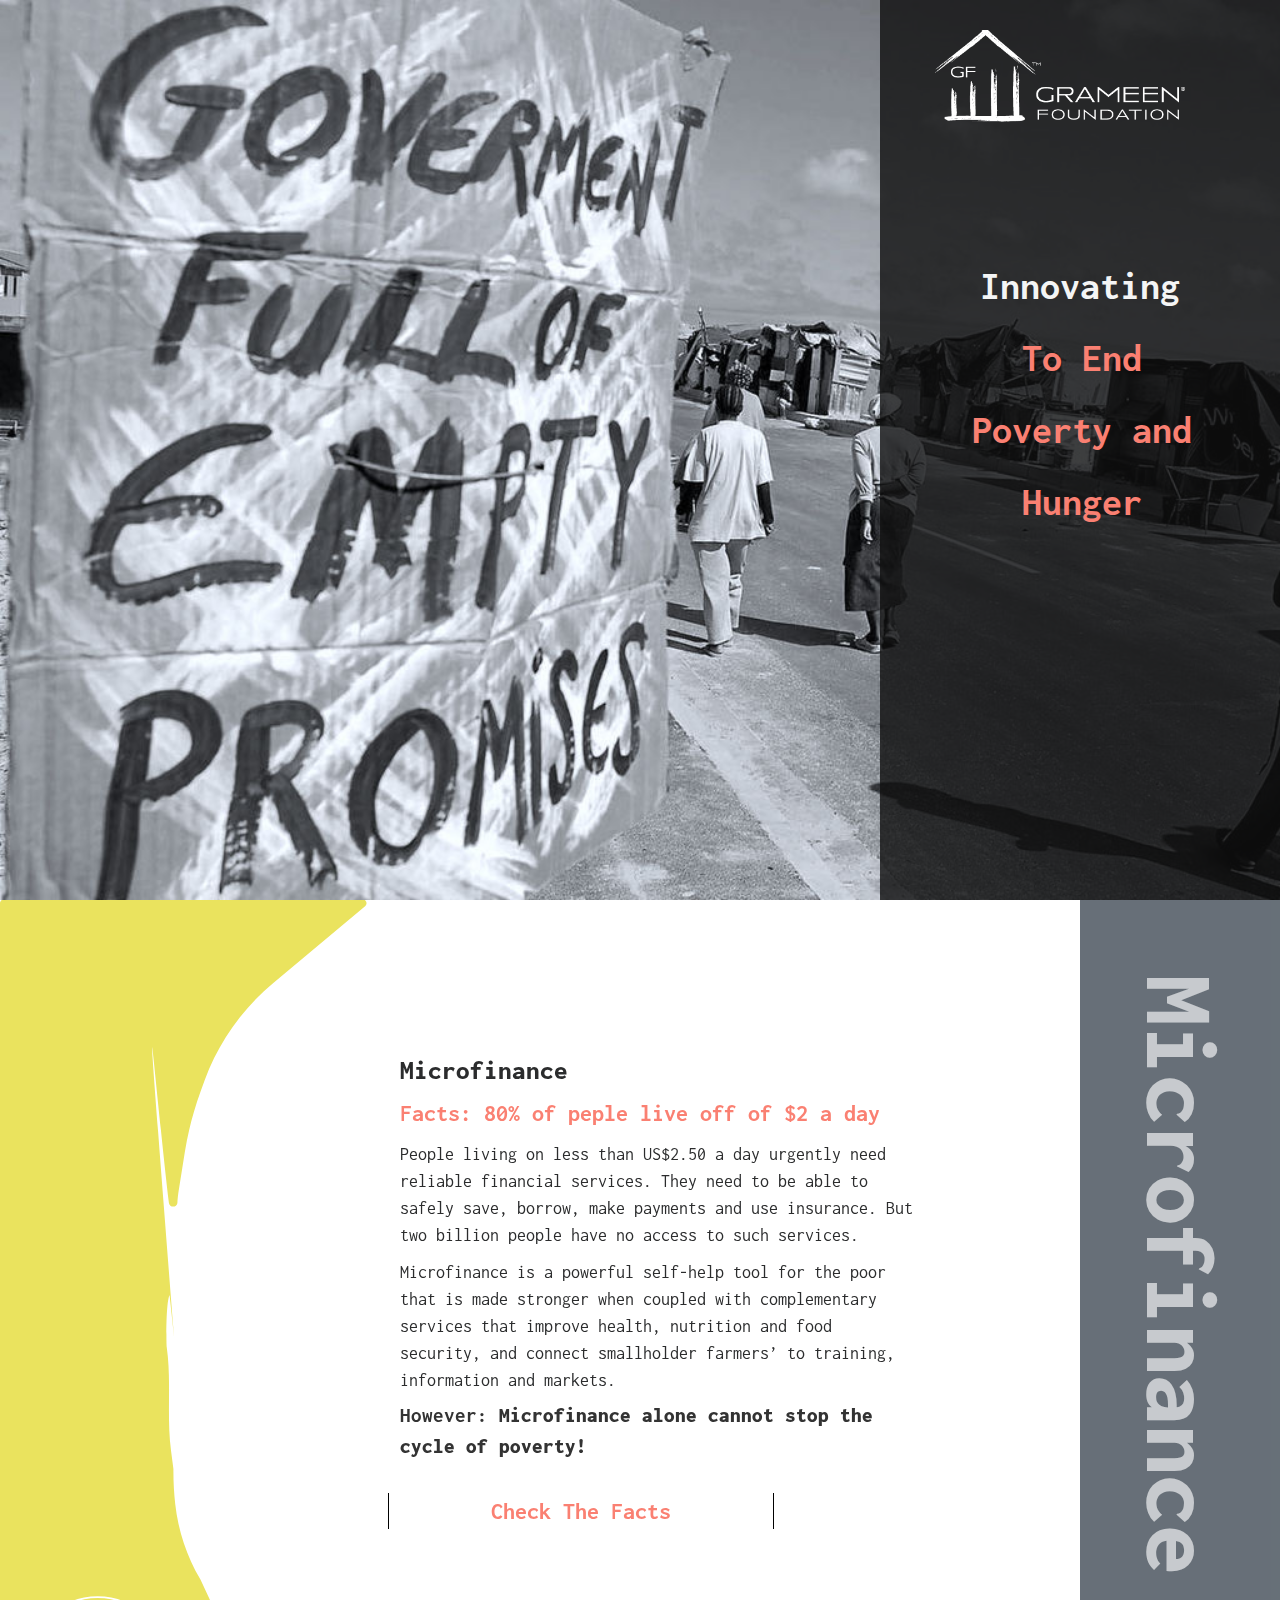
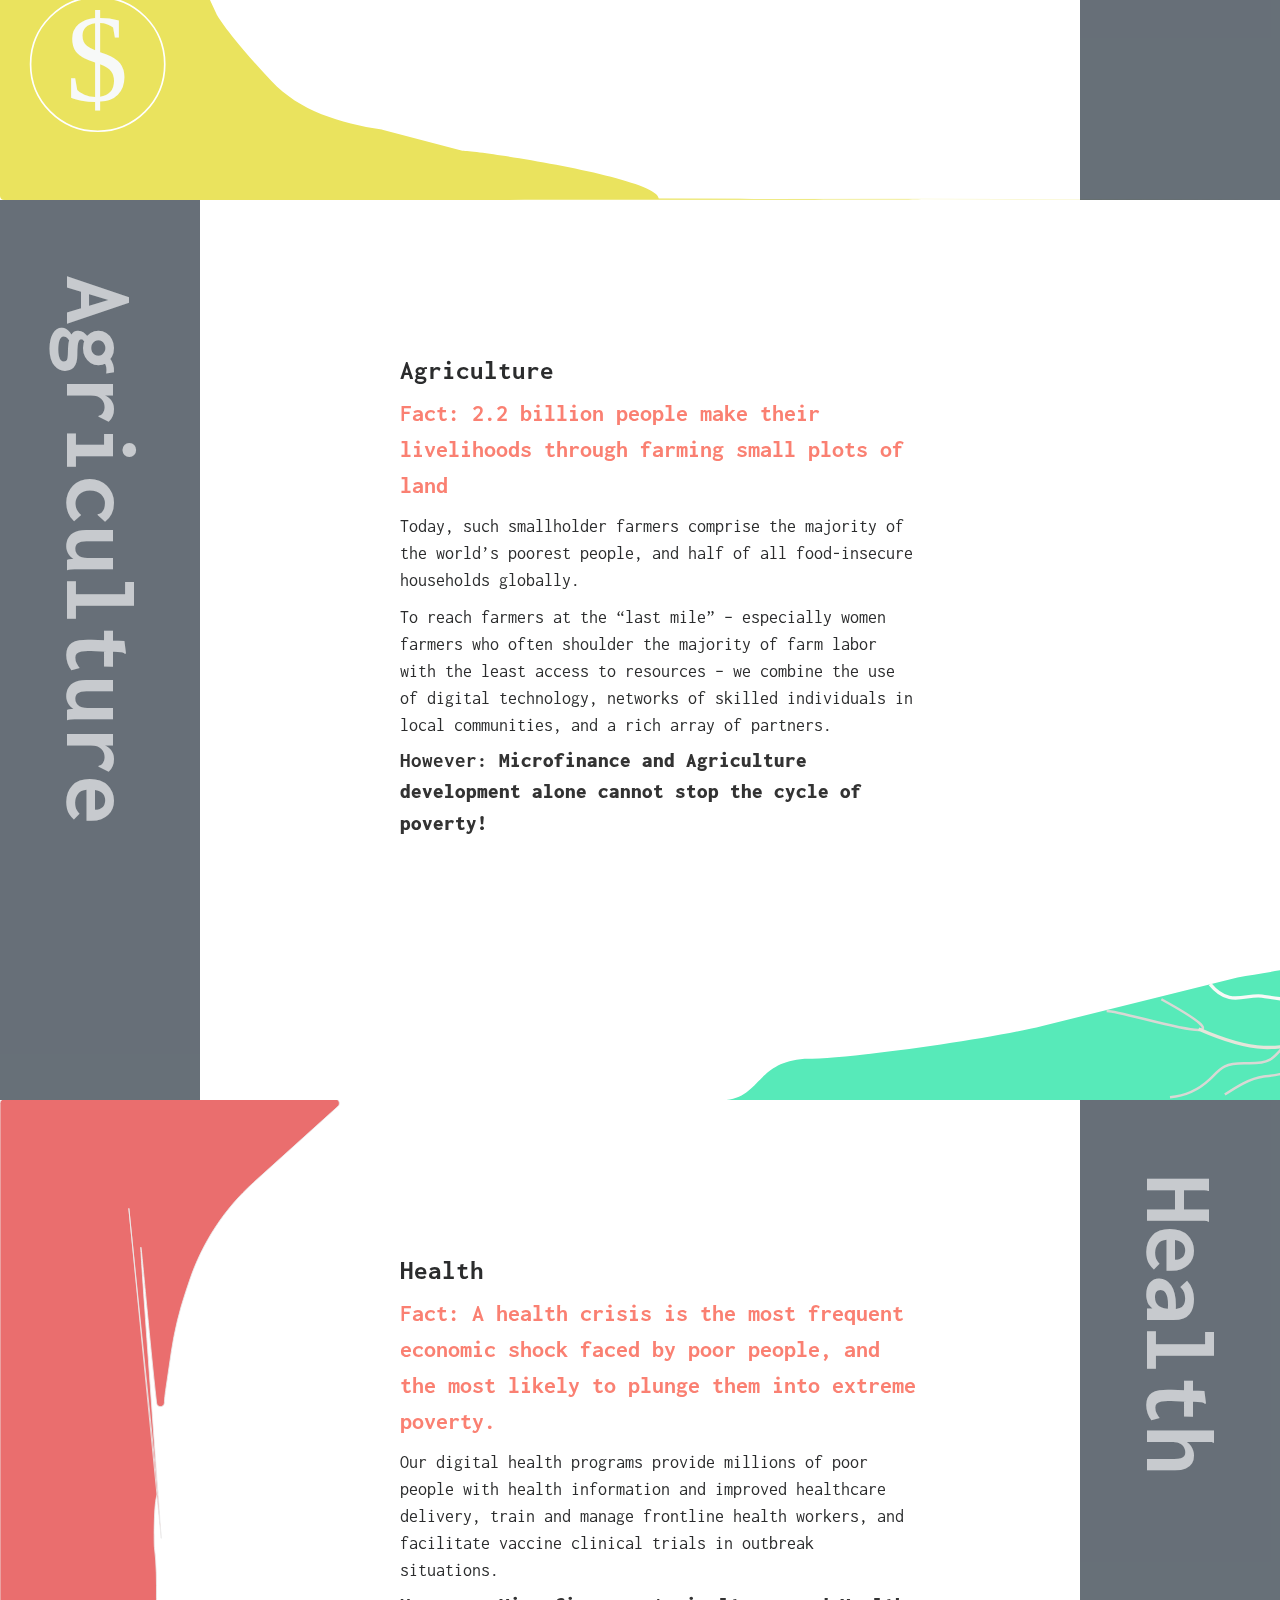
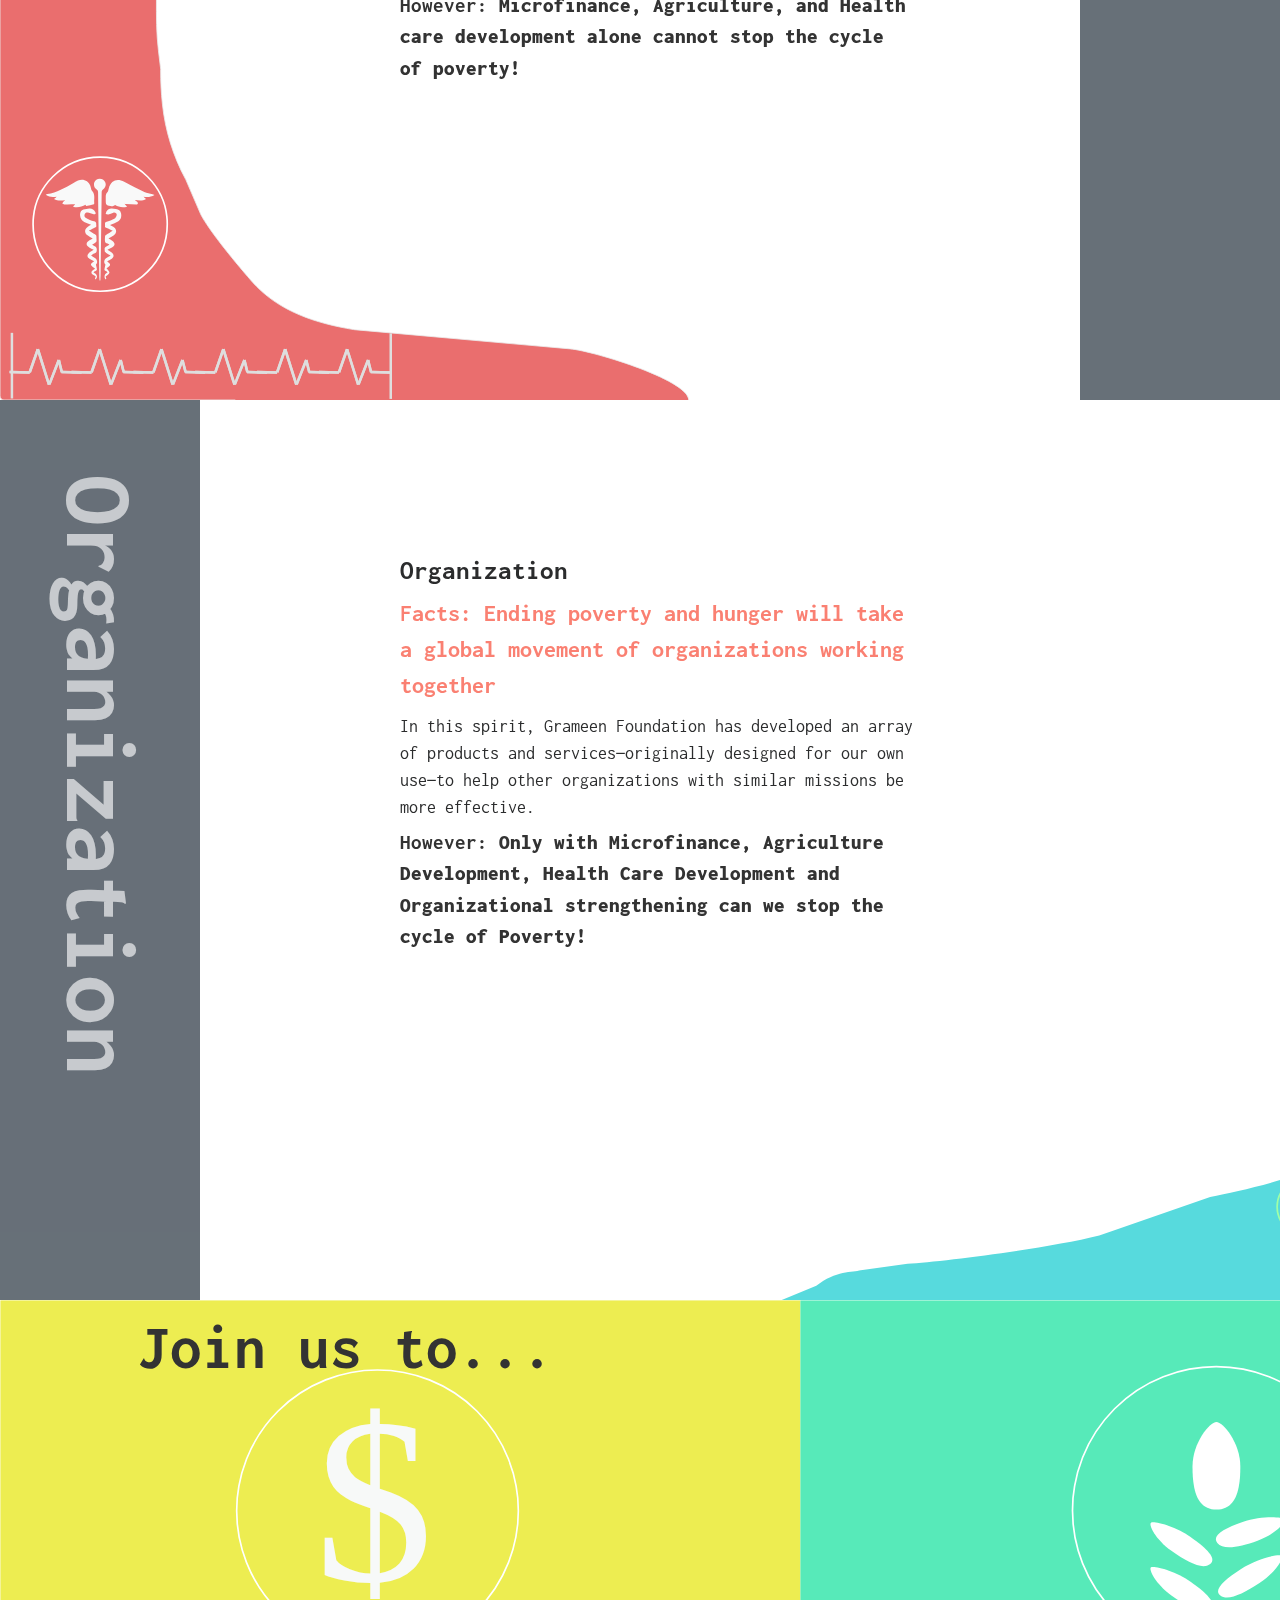
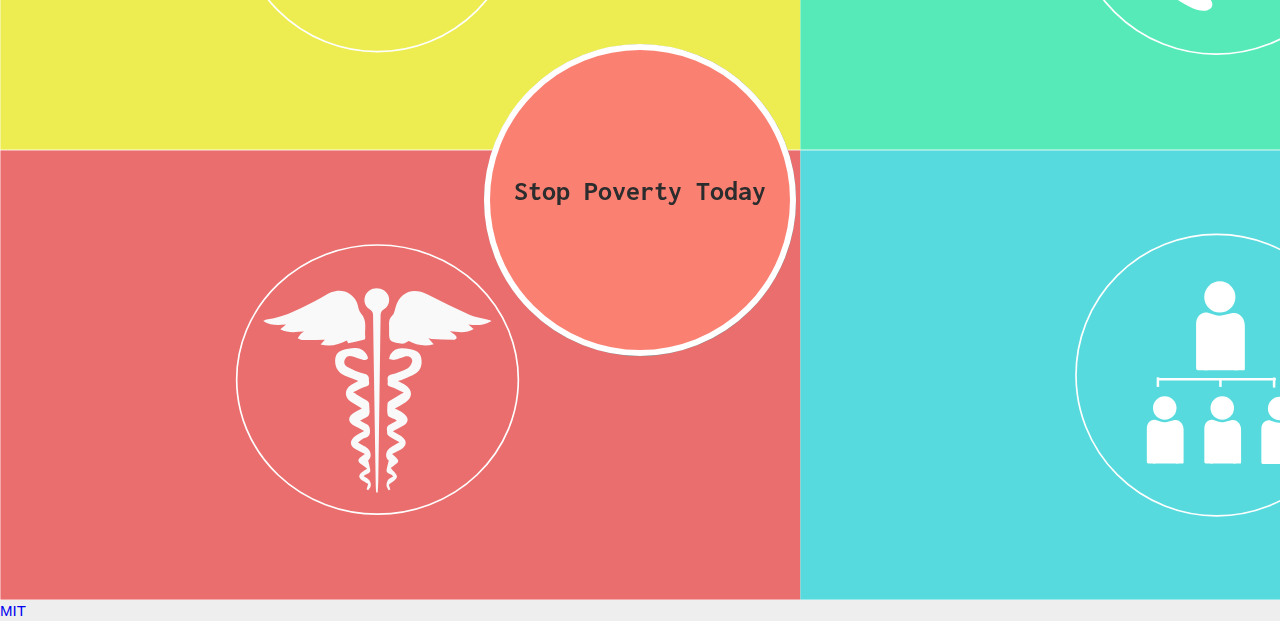
<file: index.html>
<!DOCTYPE html>
<html lang="en">

<head>
  <meta charset="utf-8">
  <title>Grameen Foundation</title>
  <meta name="robots" content="noindex, nofollow">
  <meta name="viewport" content="width=device-width, initial-scale=1">
  <link rel="stylesheet" href="css/styles.css">
  <link href="https://fonts.googleapis.com/css?family=Inconsolata|Oswald" rel="stylesheet">
</head>

<body>
  <div class="circle">
  </div>
  <div class="second-circle">
  </div>
  <header>
  </header>
  <div class="wrapper">
    <div class="container">
      <div class="opening">
          <div class="box">
            <img class="logo" src="images/gf_logo_white.png" alt="grameen logo">

            <h2>Innovating</h2>
              <h3>To End</h3>
            <h3>Poverty and Hunger</h3>
            
          </div>



      </div>
      <div class="money">
        <div class="description-box">
          <h2>Microfinance</h2>
          <p class="facts">Facts: 80% of peple live off of $2 a day</p>
          <p>People living on less than US$2.50 a day urgently
            need reliable financial services.
            They need to be able to safely save,
            borrow, make payments and use insurance.
            But two billion people have no access to such
            services.</p>

            <p>Microfinance is a powerful self-help tool for the poor
             that is made stronger when coupled with complementary services that improve
             health, nutrition and food security,
              and connect smallholder farmers’ to training, information and markets.</p>
          <h3>However: <strong>
         Microfinance alone cannot stop the cycle of poverty!</strong></h3>
         <a href="money-map.html"><h3 class="facts checks">Check The Facts</h3></a>
        </div>
        <div class="side">
      <h2>Microfinance</h2>


</div>


      </div>
      <!-- .money -->
      <div class="agriculture">
 <div class="description-box2">


        <h2>Agriculture</h2>
        <p class="facts">Fact: 2.2 billion people make their livelihoods through farming small plots of land</p>
        <p>Today, such smallholder farmers comprise the majority of the world’s poorest people, and half of all food-insecure households globally. </p>

          <p>To reach farmers at the “last mile” – especially women farmers who often shoulder the majority of farm labor with the least access to resources – we combine the use of digital technology, networks of skilled individuals in local communities, and a rich array of partners. </p>
          <h3>However: <strong>
         Microfinance and Agriculture development alone cannot stop the cycle of poverty!</strong></h3>
 </div>
 <div class="ag-svg">
   <div class="side2">

     <!-- <a href="money-map.html"><h3>Check the Facts</h3></a> -->
     <h2>Agriculture</h2>
   </div>

 </div>


      </div>
      <!-- .agriculture -->

      <div class="health">
        <div class="description-box3">


               <h2>Health</h2>
               <p class="facts">Fact: A health crisis is the most frequent economic shock faced by poor people, and the most likely to plunge them into extreme poverty.</p>
               <p> Our digital health programs provide millions of poor people with health information and improved healthcare delivery, train and manage frontline health workers, and facilitate vaccine clinical trials in outbreak situations.</p>
                <h3>However: <strong>
               Microfinance, Agriculture, and Health care development alone cannot stop the cycle of poverty!</strong></h3>
        </div>
        <div class="ag-svg">
          <div class="side3">

            <!-- <a href="money-map.html"><h3>Check the Facts</h3></a> -->
            <h2>Health</h2>
          </div>

        </div>



      </div>
      <!-- health -->
      <div class="organization">
        <div class="description-box4">


               <h2>Organization</h2>
               <p class="facts">Facts: Ending poverty and hunger will take a global movement of organizations working together</p>
               <p> In this spirit, Grameen Foundation has developed an array of products and services—originally designed for our own use—to help other organizations with similar missions be more effective.</p>


              <h3>However: <strong>
             Only with Microfinance, Agriculture Development, Health Care Development and Organizational strengthening can we stop the cycle of Poverty!</strong></h3>
        </div>
        <div class="ag-svg">
          <div class="side4">

            <!-- <a href="money-map.html"><h3>Check the Facts</h3></a> -->
            <h2>Organization</h2>
          </div>

        </div>


      </div>
      <!-- .organization -->

      <div class="call">


        <div class="action">
<h3>  Join us to... </h3>
<a href="#">
          <h2>Stop Poverty Today</h2>
</a>
        </div>
      </div>
        <!-- .call -->

      <!-- .action -->

    </div>
    <!-- .container-->
  </div>
  <!-- .wrapper-->
  <footer>
    <small><a href="https://opensource.org/licenses/MIT">MIT</a></small>
  </footer>
  <script src="custom.js"></script>
</body>

</html>
</file>
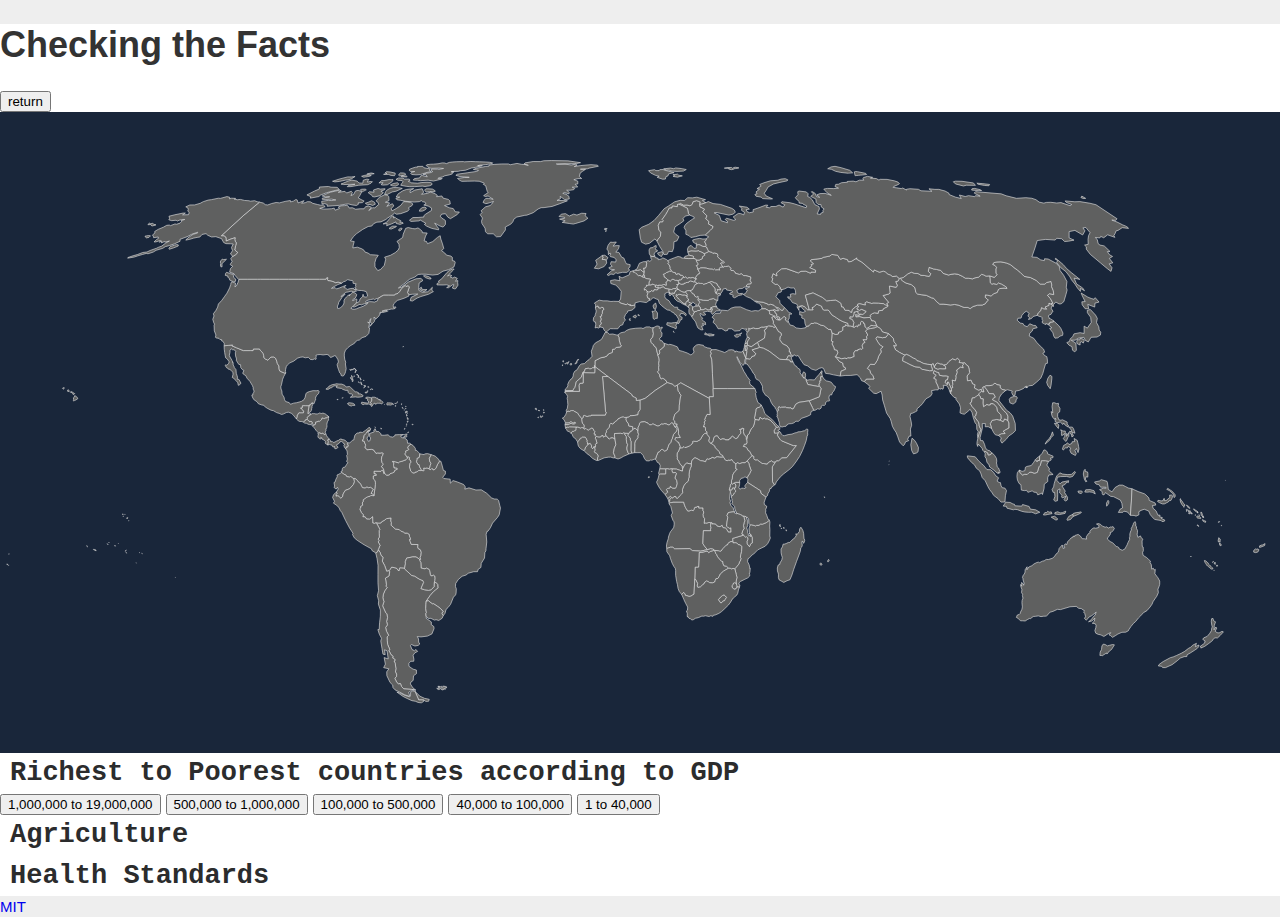
<file: money-map.html>
<!DOCTYPE html>
<html lang="en">

<head>
  <meta charset="utf-8">
  <title>Layout</title>
  <meta name="robots" content="noindex, nofollow">
  <meta name="viewport" content="width=device-width, initial-scale=1">
  <link rel="stylesheet" href="css/styles.css">
</head>

<body>
  <header>
  </header>
  <div class="wrapper">
    <div class="container">
      <div class="money-map">

        <h1>Checking the Facts</h1>
        <a href="index.html"><button type="button" name="button">return</button></a>
      <svg version="1.1"
      	 id="money-map" inkscape:version="0.48.4 r9939" sodipodi:docname="world.svg" xmlns:cc="http://creativecommons.org/ns#" xmlns:dc="http://purl.org/dc/elements/1.1/" xmlns:inkscape="http://www.inkscape.org/namespaces/inkscape" xmlns:rdf="http://www.w3.org/1999/02/22-rdf-syntax-ns#" xmlns:sodipodi="http://sodipodi.sourceforge.net/DTD/sodipodi-0.dtd" xmlns:svg="http://www.w3.org/2000/svg"
      	 xmlns="http://www.w3.org/2000/svg" xmlns:xlink="http://www.w3.org/1999/xlink" x="0px" y="0px" viewBox="0 0 2000 1001"
      	 style="enable-background:new 0 0 2000 1001;" xml:space="preserve">
      <!-- /*<style type="text/css">
      	.st0{fill:#F2F2F2;stroke:#000000;stroke-linejoin:round;}
      </style>*/ -->
      <sodipodi:namedview  bordercolor="#666666" borderopacity="1" gridtolerance="10" guidetolerance="10" id="namedview231" inkscape:current-layer="svg2" inkscape:cx="593.00732" inkscape:cy="460.46398" inkscape:pageopacity="0" inkscape:pageshadow="2" inkscape:window-height="1137" inkscape:window-maximized="1" inkscape:window-width="1920" inkscape:window-x="1192" inkscape:window-y="118" inkscape:zoom="1.144" objecttolerance="10" pagecolor="#ffffff" showgrid="false">
      	</sodipodi:namedview>
      <path id="AF" inkscape:connector-curvature="0" class="st0" d="M1369.9,333.8h-5.4l-3.8-0.5l-2.5,2.9l-2.1,0.7l-1.5,1.3l-2.6-2.1
      	l-1-5.4l-1.6-0.3v-2l-3.2-1.5l-1.7,2.3l0.2,2.6l-0.6,0.9l-3.2-0.1l-0.9,3l-2.1-1.3l-3.3,2.1l-1.8-0.8l-4.3-1.4h-2.9l-1.6-0.2
      	l-2.9-1.7l-0.3,2.3l-4.1,1.2l0.1,5.2l-2.5,2l-4,0.9l-0.4,3l-3.9,0.8l-5.9-2.4l-0.5,8l-0.5,4.7l2.5,0.9l-1.6,3.5l2.7,5.1l1.1,4
      	l4.3,1.1l1.1,4l-3.9,5.8l9.6,3.2l5.3-0.9l3.3,0.8l0.9-1.4l3.8,0.5l6.6-2.6l-0.8-5.4l2.3-3.6h4l0.2-1.7l4-0.9l2.1,0.6l1.7-1.8
      	l-1.1-3.8l1.5-3.8l3-1.6l-3-4.2l5.1,0.2l0.9-2.3l-0.8-2.5l2-2.7l-1.4-3.2l-1.9-2.8l2.4-2.8l5.3-1.3l5.8-0.8l2.4-1.2l2.8-0.7
      	L1369.9,333.8L1369.9,333.8z"/>
      <path id="AO" inkscape:connector-curvature="0" class="st0" d="M1068.3,609.6l-16.6-0.1l-1.9,0.7l-1.7-0.1l-2.3,0.9l-0.5,1.2l2.8,4
      	l1.1,4.3l1.6,6.1l-1.7,2.6l-0.3,1.3l1.3,3.8l1.5,3.9l1.6,2.2l0.3,3.6l-0.7,4.8l-1.8,2.8l-3.3,4.2l-1.3,2.6l-1.9,5.7l-0.3,2.7l-2,5.9
      	l-0.9,5.5l0.5,4l2.7-1.2l3.3-1l3.6,0.1l3.2,2.9l0.9-0.4l22.5-0.3l3.7,3l13.4,0.9l10.3-2.5l-3.5-4l-3.6-5.2l0.8-20.3l11.6,0.1
      	l-0.5-2.2l0.9-2.4l-0.9-3l0.7-3l-0.5-2l-2.6-0.4l-3.5,1l-2.4-0.2l-1.4,0.6l0.5-7.6l-1.9-2.3l-0.3-4l0.9-3.8l-1.2-2.4v-4h-6.8
      	l0.5-2.3h-2.9l-0.3,1.1l-3.4,0.3l-1.5,3.7l-0.9,1.6l-3-0.9l-1.9,0.9l-3.7,0.5l-2.1-3.3l-1.3-2.1l-1.6-3.8L1068.3,609.6L1068.3,609.6
      	z M1046.5,608.3l0.2-2.7l0.9-1.7l2-1.3l-2-2.2l-1.8,1.1l-2.2,2.7l1.4,4.8L1046.5,608.3L1046.5,608.3z"/>
      <path id="AL" inkscape:connector-curvature="0" class="st0" d="M1077.5,300.5l-2,3.1l0.5,1.9l0,0l1,1l-0.5,1.9l-0.1,4.3l0.7,3l3,2.1
      	l0.2,1.4l1,0.4l2.1-3l0.1-2.1l1.6-0.9V312l-2.3-1.6l-0.9-2.6l0.4-2.1l0,0l-0.5-2.3l-1.3-0.6l-1.3-1.6l-1.3,0.5L1077.5,300.5
      	L1077.5,300.5z"/>
      <path id="AE" inkscape:connector-curvature="0" class="st0" d="M1283.9,408.6l-1.3-2.2l-3,3.9l-3.7,4.1l-3.3,4.3l-3.3-0.2l-4.6-0.2
      	l-4.2,1l-0.3-1.7l-1,0.3l0.4,1.5l2.6,6.4l16.8,3.2l1-1.3l-0.1-2.6l1.4-2.6l-0.3-2.6l2.4-1.3l-1.1-0.8l0.1-4.2h2.8L1283.9,408.6
      	L1283.9,408.6z"/>
      <path id="AR" inkscape:connector-curvature="0" class="st0" d="M669.8,920.7l0.9-3l-7.3-1.5l-7.7-3.6l-4.3-4.6l-3-2.8l5.9,13.5h5
      	l2.9,0.2l3.3,2.1L669.8,920.7L669.8,920.7z M619.4,712.6l-7.4-1.5l-4,5.7l0.9,1.6l-1.1,6.6l-5.6,3.2l1.6,10.6l-0.9,2l2,2.5l-3.2,4
      	l-2.6,5.9l-0.9,5.8l1.7,6.2l-2.1,6.5l4.9,10.9l1.6,1.2l1.3,5.9l-1.6,6.2l1.4,5.4l-2.9,4.3l1.5,5.9l3.3,6.3l-2.5,2.4l0.3,5.7l0.7,6.4
      	l3.3,7.6l-1.6,1.2l3.6,7.1l3.1,2.3l-0.8,2.6l2.8,1.3l1.3,2.3l-1.8,1.1l1.8,3.7l1.1,8.2l-0.7,5.3l1.8,3.2l-0.1,3.9l-2.7,2.7l3.1,6.6
      	l2.6,2.2l3.1-0.4l1.8,4.6l3.5,3.6l12,0.8l4.8,0.9l2.2,0.4l-4.7-3.6l-4.1-6.3l0.9-2.9l3.5-2.5l0.5-7.2l4.7-3.5l-0.2-5.6l-5.2-1.3
      	l-6.4-4.5l-0.1-4.7l2.9-3.1l4.7-0.1l0.2-3.3l-1.2-6.1l2.9-3.9l4.1-1.9l-2.5-3.2l-2.2,2l-4-1.9l-2.5-6.2l1.5-1.6l5.6,2.3l5-0.9
      	l2.5-2.2l-1.8-3.1l-0.1-4.8l-2-3.8l5.8,0.6l10.2-1.3l6.9-3.4l3.3-8.3l-0.3-3.2l-3.9-2.8l-0.1-4.5l-7.8-5.5l-0.3-3.3l-0.4-4.2
      	l0.9-1.4l-1.1-6.3l0.3-6.5l0.5-5.1l5.9-8.6l5.3-6.2l3.3-2.6l4.2-3.5l-0.5-5.1l-3.1-3.7l-2.6,1.2l-0.3,5.7l-4.3,4.8l-4.2,1.1l-6.2-1
      	l-5.7-1.8l4.2-9.6l-1.1-2.8l-5.9-2.5l-7.2-4.7l-4.6-1L632,713.7l-1-1.3l-6.3-0.3l-1.6,5.1L619.4,712.6L619.4,712.6z"/>
      <path id="AM" inkscape:connector-curvature="0" class="st0" d="M1219,325.1l-0.9-4.4l-2.5-1.1l-2.5-1.7l1-2l-3.1-2.2l0.7-1.5
      	l-2.2-1.1l-1.4-1.7l-6.9,1l1.3,2.2v3.1l4.2,1.5l2.4,1.9l1-0.2l1.8,1.7h2.3l0.2,1l2.8,3.7L1219,325.1L1219,325.1z"/>
      <path id="AU" inkscape:connector-curvature="0" class="st0" d="M1726.7,832l-3-0.5l-1.9,2.9l-0.6,5.4l-2.1,4l-0.5,5.3l3,0.2l0.8,0.3
      	l6.6-4.3l0.6,1.7l4-4.9l3.2-2.2l4.5-7.3l-2.8-0.5l-4.8,1.2l-3.4,0.9L1726.7,832L1726.7,832z M1776.8,659.7l0.5-2.3l0.1-3.6l-1.6-3.2
      	l0.1-2.7l-1.3-0.8l0.1-3.9l-1.2-3.2l-2.3,2.4l-0.4,1.8l-1.5,3.5l-1.8,3.4l0.6,2.1l-1.2,1.3l-1.5,4.8l0.1,3.7l-0.7,1.8l0.3,3.1
      	l-2.6,5l-1.3,3.5l-1.7,2.9l-1.7,3.4l-4.1,2.1l-4.9-2.1l-0.5-2l-2.5-1.6h-1.6l-3.3-3.8l-2.5-2.2l-3.9-2l-3.9-3.5l-0.1-1.8l2.5-3.1
      	l2.1-3.2l-0.3-2.6l1.9-0.2l2.5-2.5l2-3.4l-2.2-3.2l-1.5,1.2l-2-0.5l-3.5,1.8l-3.2-2l-1.7,0.7l-4.5-1.6l-2.7-2.7l-3.5-1.5l-3.1,0.9
      	l3.9,2.1l-0.3,3.2l-4.8,1.2l-2.8-0.7l-3.6,2.2l-2.9,3.7l0.6,1.5l-2.7,1.7l-3.4,5.1l0.6,3.5l-3.4-0.6h-3.5l-2.5-3.8l-3.7-2.9
      	l-2.8,0.8l-2.6,0.9l-0.3,1.6l-2.4-0.7l-0.3,1.8l-3,1.1l-1.7,2.5l-3.5,3.1l-1.4,4.8l-2.3-1.3l-2.2,3.1l1.5,3l-2.6,1.2l-1.4-5.5
      	l-4.8,5.4l-0.8,3.5l-0.7,2.5l-3.8,3.3l-2,3.4l-3.5,2.8l-6.1,1.9l-3.1-0.2l-1.5,0.6l-1.1,1.4l-3.5,0.7l-4.7,2.4l-1.4-0.8l-2.6,0.5
      	l-4.6,2.3l-3.2,2.7l-4.8,2.1l-3.1,4.4l0.4-4.8l-3.1,4.6l-0.1,3.7l-1.3,3.2l-1.5,1.5l-1.3,3.7l0.9,1.9l0.1,2l1.6,5l-0.7,3.3l-1-2.5
      	l-2.3-1.8l0.4,5.9l-1.7-2.8l0.1,2.8l1.8,5l-0.6,5l1.7,2.5l-0.4,1.9l0.9,4.1l-1.3,3.6l-0.3,3.6l0.7,6.5l-0.7,3.7l-2.2,4.4l-0.6,2.3
      	l-1.5,1.5l-2.9,0.8l-1.5,3.7l2.4,1.2l4,4.1h3.6l3.8,0.3l3.3-2.1l3.4-1.8l1.4,0.3l4.5-3.4l3.8-0.3l4.1-0.7l4.2,1.2l3.6-0.6l4.6-0.2
      	l3-2.6l2.3-3.3l5.2-1.5l6.9-3.2l5,0.4l6.9-2.1l7.8-2.3l9.8-0.6l4,3.1l3.7,0.2l5.3,3.8l-1.6,1.5l1.8,2.4l1.3,4.6l-1.6,3.4l2.9,2.6
      	l4.3-5.1l4.3-2.1l6.7-5.5l-1.6,4.7l-3.4,3.2l-2.5,3.7l-4.4,3.5l5.2-1.2l4.7-4.4l-0.9,4.8l-3.2,3.1l4.7,0.8l1.3,2.6l-0.4,3.3
      	l-1.5,4.9l1.4,4l4,1.9l2.8,0.4l2.4,1l3.5,1.8l7.2-4.7l3.5-1.2l-2.7,3.4l2.6,1.1l2.7,2.8l4.7-2.7l3.8-2.5l6.3-2.7l6-0.2l4.2-2.3
      	l0.9-2l3-4.5l3.9-4.8l3.6-3.2l4.4-5.6l3.3-3.1l4.4-5l5.4-3.1l5-5.8l3.1-4.5l1.4-3.6l3.8-5.7l2.1-2.9l2.5-5.7l-0.7-5.4l1.7-3.9
      	l1.1-3.7v-5.1l-2.8-5.1l-1.9-2.5l-2.9-3.9l0.7-6.7l-1.5,1l-1.6-2.8l-2.5,1.4l-0.6-6.9l-2.2-4l1-1.5l-3.1-2.8l-3.2-3l-5.3-3.3
      	l-0.9-4.3l1.3-3.3l-0.4-5.5l-1.3-0.7l-0.2-3.2l-0.2-5.5l1.1-2.8l-2.3-2.5l-1.4-2.7l-3.9,2.4L1776.8,659.7L1776.8,659.7z"/>
      <path id="AT" inkscape:connector-curvature="0" class="st0" d="M1060.2,264l-2.3-1.2l-2.3,0.3l-4-1.9l-1.7,0.5l-2.6,2.5l-3.8-2
      	l-1.5,2.9l-1.7,0.8l1,4l-0.4,1.1l-1.7-1.3l-2.4-0.2l-3.4,1.2l-4.4-0.3l-0.6,1.6l-2.6-1.7l-1.5,0.3l0.2,1.1l-0.7,1.6l2.3,1.1l2.6,0.2
      	l3.1,0.9l0.5-1.2l4.8-1.1l1.3,2.2l7.2,1.6l4.2,0.4l2.4-1.4l4.3-0.1l0.9-1.1l1.3-4l-1.1-1.3h2.8l0.2-2.6l-0.7-2.1L1060.2,264
      	L1060.2,264z"/>
      <path id="AZ" inkscape:connector-curvature="0" class="st0" d="M1210.1,318.9l-1,0.2l1.2,2.4l3.2,2.9l3.7,0.9l-2.8-3.7l-0.2-1h-2.3
      	L1210.1,318.9L1210.1,318.9z M1220.5,309.6l-4.3-3.8l-1.5-0.2l-1.1,0.9l3.2,3.4l-0.6,0.7l-2.8-0.4l-4.2-1.8l-1.1,1l1.4,1.7l2.2,1.1
      	l-0.7,1.5l3.1,2.2l-1,2l2.5,1.7l2.5,1.1l0.9,4.4l5.3-4.7l1.9-0.5l1.9,1.9l-1.2,3.1l3.8,3.4l1.3-0.3l-0.8-3.2l1.7-1.5l0.4-2.2l-0.1-5
      	l4.2-0.5l-2-1.7l-2.5-0.2l-3.5-4.5l-3.4-3.2l0,0l-2.6,2.5l-0.5,1.5L1220.5,309.6L1220.5,309.6z"/>
      <path id="BI" inkscape:connector-curvature="0" class="st0" d="M1148.2,590l-0.3-2.5l0,0l-3-0.4l-1.7,3.6l-3.5-0.5l1.4,2.9l0.1,1.1
      	l2,6.1l-0.1,0.3l0.6-0.1l2.1-2.3l2.2-3.3l1.4-1.4v-2L1148.2,590L1148.2,590z"/>
      <path id="BE" inkscape:connector-curvature="0" class="st0" d="M1000.7,246.2l-4.4,1.3l-3.6-0.5l0,0l-3.8,1.2l0.7,2.2l2.2,0.1
      	l2.4,2.4l3.4,2.9l2.5-0.4l4.4,2.8l0.4-3.5l1.3-0.2l0.4-4.2l-2.8-1.4L1000.7,246.2L1000.7,246.2z"/>
      <path id="BJ" inkscape:connector-curvature="0" class="st0" d="M996.9,498l-4.3-3.7h-2l-1.9,1.9l-1.2,1.9l-2.7,0.6l-1.2,2.8
      	l-1.9,0.7l-0.7,3.3l1.7,1.9l2,2.3l0.2,3.1l1.1,1.3l-0.2,14.6l1.4,4.4l4.6-0.8l0.3-10.2L992,518l1-4l1.7-1.9l2.7-4l-0.6-1.7l1.1-2.5
      	l-1.2-3.8L996.9,498L996.9,498z"/>
      <path id="BF" inkscape:connector-curvature="0" class="st0" d="M978.8,477.2h-3.6l-1.4-1.2l-3,0.9l-5.2,2.6l-1.1,2l-4.3,2.9
      	l-0.8,1.6l-2.3,1.3l-2.7-0.9l-1.6,1.6l-0.8,4.4l-4.5,5.2l0.2,2.2l-1.6,2.7l0.4,3.7l2.5,1.4l1,2.1l2.5,1.3l1.9-1.6l2.7-0.2l3.8,1.6
      	l-0.8-4.8l0.2-3.6l9.7-0.3l2.4,0.5l1.8-1l2.6,0.5l4.9,0.1l1.9-0.7l1.2-2.8l2.7-0.6l1.2-1.9l0.1-4.4l-6.4-1.4l-0.2-3.1l-3.1-4.1
      	l-0.8-2.9L978.8,477.2L978.8,477.2z"/>
      <path id="BD" inkscape:connector-curvature="0" class="st0" d="M1486.5,431.9l-4.5-10.1l-1.5,0.1l-0.2,4l-3.5-3.3l1.1-3.6l2.4-0.4
      	l1.6-5.3l-3.4-1.1l-5,0.1l-5.4-0.9l-1.2-4.4l-2.7-0.4l-4.8-2.7l-1.2,4.3l4.6,3.4l-3.1,2.4l-0.8,2.3l3.7,1.7l-0.4,3.8l2.6,4.8
      	l1.6,5.2l2.2,0.6l1.7,0.7l0.6-1.2l2.5,1.3l1.3-3.5l-0.9-2.6l5.1,0.2l2.8,3.7l1.5,3.1l0.8,3.2l2,3.3l-1.1-5.1l2.1,1L1486.5,431.9
      	L1486.5,431.9z"/>
      <path id="BG" inkscape:connector-curvature="0" class="st0" d="M1121.6,294.3l-3-0.7l-4-2.2l-5.8,1.4l-2.3,1.6l-7.5-0.3l-4-1
      	l-1.9,0.5l-1.8-2.6l-1.1,1.4l0.7,2.3l2.8,2.6l-1.7,1.9l-0.7,2l0.6,0.7l-0.7,0.9l2.8,2l0.8,4.1l3.8,0.2l3.9-1.7l3.9,2.1l4.6-0.6
      	l-0.3-3l5-2l4.5,0.8l-2.1-3.5l1.3-4.4L1121.6,294.3L1121.6,294.3z"/>
      <path id="BA" inkscape:connector-curvature="0" class="st0" d="M1062.2,284.9l-2.3,0.1l-1,1.3l-1.9-1.4l-0.9,2.5l2.7,2.9l1.3,1.9
      	l2.5,2.3l2,1.4l2.2,2.5l4.7,2.4l0.4-3.4l1.5-1.4l0.9-0.6l1.2-0.3l0.5-2.9l-2.7-2.3l1-2.7h-1.8l0,0l-2.4-1.4l-3.5,0.1L1062.2,284.9
      	L1062.2,284.9z"/>
      <path id="BY" inkscape:connector-curvature="0" class="st0" d="M1112.8,219.4l-5.2-1.5l-4.6,2.3l-2.6,1l0.9,2.6l-3.5,2l-0.5,3.4
      	l-4.8,2.2h-4.6l0.6,2.7l1.7,2.3l0.3,2.4l-2.7,1.2l1.9,2.9l0.5,2.7l2.2-0.3l2.4-1.6l3.7-0.2l5,0.5l5.6,1.5l3.8,0.1l2,0.9l1.6-1.1
      	l1.5,1.5l4.3-0.3l2,0.6l-0.2-3.1l1.2-1.4l4.1-0.3l0,0l-2-3.9l-1.5-2l0.8-0.6l3.9,0.2l1.6-1.3l-1.7-1.6l-3.4-1.1l0.1-1.1l-2.2-1.1
      	l-3.7-3.9l0.6-1.6l-1-2.9l-4.8-1.4l-2.3,0.7L1112.8,219.4L1112.8,219.4z"/>
      <path id="BZ" inkscape:connector-curvature="0" class="st0" d="M482.5,471.1l1.4-2.2l1-0.2l1.3-1.7l1-3.2l-0.3-0.6l0.9-2.3l-0.4-1
      	l1.3-2.7l0.3-1.8h-1.1l0.1-0.9h-1l-2.5,3.9l-0.9-0.8l-0.7,0.3l-0.1,1l-0.7,5l-1.2,7.2L482.5,471.1L482.5,471.1z"/>
      <path id="BO" inkscape:connector-curvature="0" class="st0" d="M655.7,700.5l1.6-1.3l-0.8-3.6l1.3-2.8l0.5-5l-1.6-4l-3.2-1.7
      	l-0.8-2.6l0.6-3.6l-10.7-0.3l-2.7-7.4l1.6-0.1l-0.3-2.8l-1.2-1.8l-0.5-3.7l-3.3-1.9l-3.5,0.1l-2.5-1.9l-3.8-1.2l-2.4-2.4l-6.3-1
      	l-6.4-5.7l0.3-4.3l-0.9-2.5l0.4-4.7l-7.3,1.1l-2.8,2.3l-4.8,2.6l-1.1,1.9l-2.9,0.2l-4.2-0.6l5.5,10.3l-1.1,2.1l0.1,4.5l0.3,5.4
      	l-1.9,3.2l1.2,2.4l-1.1,2.1l2.8,5.3L591,684l3.1,4.3l1.2,4.6l3.2,2.7l-1.1,6.2l3.7,7.1l3.1,8.8l3.8-0.9l4-5.7l7.4,1.5l3.7,4.6
      	l1.6-5.1l6.3,0.3l1,1.3l1.5-7.6l-0.2-3.4l2.1-5.6l9.5-1.9l5.1,0.1l5.4,3.3L655.7,700.5L655.7,700.5z"/>
      <path id="BR" inkscape:connector-curvature="0" class="st0" d="M659,560.1l-1.4,0.2l-3.1-0.5l-1.8,1.7l-2.6,1.1l-1.7,0.2l-0.7,1.3
      	l-2.7-0.3l-3.5-3l-0.3-2.9l-1.4-3.3l1-5.4l1.6-2.2l-1.2-3l-1.9-0.9l0.8-2.8l-1.3-1.5l-2.9,0.3l0.7,1.8l-2.1,2.4l-6.4,2.4l-4,1
      	l-1.7,1.5l-4.4-1.6l-4.2-0.8l-1,0.6l2.4,1.6l-0.3,4.3l0.7,4l4.8,0.5l0.3,1.4l-4.1,1.8l-0.7,2.7l-2.3,1l-4.2,1.5l-1.1,1.9l-4.4,0.5
      	l-3-3.4l-1.1,0.8l-1-3.8l-1.6-2l-1.9,2.2l-10.9-0.1v3.9l3.3,0.7l-0.2,2.4l-1.1-0.6l-3.2,1v4.6l2.5,2.4l0.9,3.6l-0.1,2.8l-2.2,17.4
      	l-5.1-0.3l-0.7,1l-4.6,1.2l-6.2,4.3l-0.4,3l-1.3,2.2l0.7,3.4l-3.3,1.9l0.1,2.7L562,620l2.6,5.8l3.3,3.8l-1,2.8l3.7,0.3l2.3,3.4
      	l4.9,0.2l4.4-3.8l0.2,9.7l2.6,0.7l3-1.1l4.2,0.6l2.9-0.2l1.1-1.9l4.8-2.6l2.8-2.3l7.3-1.1l-0.4,4.7l0.9,2.5l-0.3,4.3l6.4,5.7l6.3,1
      	l2.4,2.4l3.8,1.2l2.5,1.9l3.5-0.1l3.3,1.9l0.5,3.7l1.2,1.8l0.3,2.8l-1.6,0.1l2.7,7.4l10.7,0.3l-0.6,3.6l0.8,2.6l3.2,1.7l1.6,4
      	l-0.5,5l-1.3,2.8l0.8,3.6l-1.6,1.3l1.9,3.6l0.4,8.6l6,1.2l2.1-1.2l3.9,1.7l1.2,1.9l1,5.8l0.9,2.5l2,0.3l2-1.1l2.1,1.2l0.3,3.5
      	l-0.3,3.8l-0.7,3.6l2.6-1.2l3.1,3.7l0.5,5.1l-4.2,3.5l-3.3,2.6l-5.3,6.2l-5.9,8.6l3.4-0.7l6.2,4.9l1.9-0.2l6.2,4.1l4.8,3.5l3.8,4.3
      	l-1.9,3l2.1,3.7l2.9-3.7l1.5-6l3.2-3l3.9-5l4.5-11.2l3.4-3.5l0.8-3.1l0.3-6.4l-1.3-3.5l0.3-4.8l4.1-6.3l6-5.1l6-1.8l3.6-2.9l8.5-2.4
      	h5.9l1.1-3.8l4.2-2.8l0.6-6.5l5.1-8.3l0.5-8.5l1.6-2.6l0.3-4.1l1.1-9.9l-1-11.9l1.4-4.7l1.4-0.1l3.9-5.5l3.3-7.2l7.7-8.8l2.7-4.2
      	l2-10.5l-1-3.9l-2-8.1l-2.1-2l-4.8-0.2l-4.3-1.9l-7.3-7.1l-8.4-5.3l-8.4,0.3l-10.9-3.4l-6.5,2l0.8-3.5l-2.7-3.8l-9.4-3.8l-7.1-2.3
      	l-4.2,4.1l-0.3-6.3l-9.9-1l-1.7-2l4.2-5.2l-0.1-4.4l-3-1l-3-11.2l-1.3-3.5l-1.9,0.3l-3.5,5.8l-1.8,4.7l-2.1,2.4l-2.7,0.5l-0.8-1.8
      	l-1.2-0.3l-1.8,1.8l-2.4-1.3l-3.2-1.4l-2.7,0.7l-2.3-0.6l-0.5,1.8l0.9,1.3l-0.5,1.3L659,560.1L659,560.1z"/>
      <path id="BN" inkscape:connector-curvature="0" class="st0" d="M1617.8,543.4l2.7,3.3l1.1-2.2l2.7,0.2l0.1-4.1l0.1-3.1l-4.6,3.5
      	L1617.8,543.4L1617.8,543.4z"/>
      <path id="BT" inkscape:connector-curvature="0" class="st0" d="M1474.7,395.5l-2.7-1.8l-2.9-0.1l-4.2-1.5l-2.6,1.6l-2.6,4.8l0.3,1.2
      	l5.5,2.5l3.2-1l4.7,0.4l4.4-0.2l-0.4-3.9L1474.7,395.5L1474.7,395.5z"/>
      <path id="BW" inkscape:connector-curvature="0" class="st0" d="M1116.7,685l-1-0.5l-3.2,1.5h-1.6l-3.7,2.5l-2-2.6l-8.6,2.2l-4.1,0.2
      	l-0.9,22.7l-5.4,0.2l-0.6,18.5l1.4,1l3,6.1l-0.7,3.8l1.1,2.3l4-0.7l2.8-2.8l2.7-1.9l1.5-3.1l2.7-1.5l2.3,0.8l2.5,1.8l4.4,0.3
      	l3.6-1.5l0.6-2l1.2-3l3-0.5l1.7-2.4l2-4.3l5.2-4.7l8-4.7l-3.4-2.9l-4.2-0.9l-1.5-4.1l0.1-2.2l-2.3-0.7l-6-7l-1.6-3.7l-1.1-1.1
      	L1116.7,685L1116.7,685z"/>
      <path id="CF" inkscape:connector-curvature="0" class="st0" d="M1110.5,517.3l-0.5-0.3l-2-1.8l-0.3-2l0.8-2.6V508l-3.3-4l-0.7-2.7
      	l-3.5,1.1l-2.8,2.5l-4,7l-5.2,2.9l-5.4-0.4l-1.6,0.6l0.6,2.3l-2.9,2.2l-2.3,2.5l-7.1,2.4l-1.4-1.4l-0.9-0.2l-1,1.7l-4.7,0.4
      	l-2.7,6.5l-1.4,1.1l-0.4,5l0.6,2.7l-0.4,1.9l2.6,3.3l0.5,2.3l2.1,3.2l2.6,2.1l0.3,2.9l0.6,1.8l2.9-5.9l3.3-3.4l3.8,1.1l3.6,0.4
      	l0.5-4.5l2.2-3.2l3-2l4.6,2.1l3.6,2.4l4.1,0.6l4.2,1.2l1.6-3.8l0.8-0.5l2.6,0.6l6.2-3.1l2.2,1.3l1.8-0.2l0.9-1.5l2-0.6l4.3,0.7
      	l3.6,0.1l1.8-0.6l-0.9-2.1l-4.2-2.5l-1.5-3.8l-2.4-2.7l-3.8-3.4l-0.1-2l-3.1-2.6L1110.5,517.3L1110.5,517.3z"/>
      <path id="CA" inkscape:connector-curvature="0" class="st0" class="north-america" class="top-20" d="M659,276.7l-0.7-3l-2.5,1.9l0.5,2.1l5.6,2.6l1.9-0.4l3.3-2.5
      	l-4.7,0.1L659,276.7L659,276.7z M673.4,260.8l0.2-1.1l-4.1-2.6l-5.9-1.6l-1.9,0.6l3.5,2.9l5.7,1.9L673.4,260.8L673.4,260.8z
      	 M368.1,264.5l0.2-3.4l-3.2-2.6l-0.4-2.9l-0.1-2.1l-4.1-0.7l-2.4-0.9l-4.1-1.4l-1.4,1.5l-0.6,3.3l4.3,1.1l-0.4,1.8l2.9,2.2v2.2
      	l6.3,2.8L368.1,264.5L368.1,264.5z M704.2,251l3.9-3.8l1.4-1.7l-2.1-0.3l-4.9,2.2l-4.2,3.5l-8.1,9.8l-5.3,3.7l1.6,1.7l-3.8,2.2
      	l0.2,1.9l9.6,0.1l5.4-0.3l4.4,1.5l-4.4,2.9l2.9,0.2l7.3-5.4l1.2,0.8l-2.5,5.1l3,1.2l2.3-0.2l3.5-5.5l-0.5-3.9l0.3-3.3l-3.7,1.1
      	l2.8-4.6l-4.3-1.9l-2.7,1.5l-3.9-1.7l2.4-2.1l-2.9-1.3l-3.8,2L704.2,251L704.2,251z M347.4,229.8l-1.9,2l-1.4,2.6l0.9,1.9l-0.6,2.8
      	l0.7,2.8h1.9l-0.2-4.9l7.1-6.9l-4.9,0.5L347.4,229.8L347.4,229.8z M628.3,182.8l-0.4-1.2l-1.7-0.1l-2.8,1.7l-0.4,0.4l0.1,1.7
      	l1.7,0.5L628.3,182.8L628.3,182.8z M618.7,179.6l0.8-1.1l-6-0.1l-4.9,2.7v1.5l3,0.2L618.7,179.6L618.7,179.6z M615.6,163l-2.7-0.5
      	l-5,5.2l-3.6,4.4l-5.7,2.8l6.3-0.6l-0.8,3.4l8.2-3l6.2-3l0.8,2.6l5.9,1.3l4.9-1.8l-1.9-1.8l-3.4,0.4l1.3-2.7l-3.7-1.7l-3.4-1.9
      	l-1.5-1.5l-2.8,0.9L615.6,163L615.6,163z M660.2,154.8l3.7-1.7l1-0.7l1.4-2.3l-2.3-1.5l-4.2,0.7l-3.8,3.1l-0.7,2.6L660.2,154.8
      	L660.2,154.8z M586.4,144.1l-0.8-2l-0.3-1l-1.6-1l-3-1.5l-4.9,2.3l-5,1.7l3.5,2.4l3.8-0.6l4.1,1.6L586.4,144.1z M608.8,142l-6.6-1
      	l5.7-2.6l-0.4-6l-1.9-2.3l-4.5-0.8l-8.1,3.8l-5.5,5.8l2.9,2.1l1.6,3.3l-6.3,5.5l-3.2-0.2l-6.2,4.4l4.2-5.2l-4.8-1.8l-4.5,0.9
      	l-2.4,3.4l-5.9-0.1l-7.2,0.8l-5.1-2.4l-5,0.4l-1.5-2.9l-2.1-1.3l-3.8,0.5l-5.2,0.3l-4.4,1.8l2,2.3l-7,2.8l-1.4-3.3l-4.4,1l-11.8,0.6
      	l-6.4-1.2l8.5-2.6l-2.8-2.8l-4.4,0.4l-4.7-1l-7.5-1.9l-3.8-2.3l-4.5-0.3l-3.3,1.6l-5.9,0.9l3.9-4.1l-9.4,3.6l-1.4-4.7l-2.1-0.6
      	l-3.8,2.5l-4.5,1.2l-0.2-2.2l-8.2,1.4l-8.8,2.3l-5.2-0.6l-7,1.6l-6.2,2.3l-3.7-0.5l-3.3-2.6l-5.9-1.3l0,0l-24.3,20.2l-35.4,32.4
      	l4.2,0.1l2.7,1.6l0.6,2.6l0.2,3.9l7.6-3.3l6.4-1.9l-0.5,3l0.7,2.4l1.7,2.7l-1.1,4.2l-1.5,6.8l4.6,3.8l-3.1,3.7l-5.1,2.9l0,0
      	l-2.5,3.1l2.1,4.4l-3.1,4.9l4.1,2.6l-3.6,3.7l-1.3,5.5l6.9,2.5l1.6,2.7l5.4,6.1h0.7h13.9h14.6h4.8h15h14.5h14.7h14.8h16.7h16.8h10.1
      	l1.3-2.4h1.6l-0.8,3.4l1,1l3.2,0.4l4.6,1l3.8,1.9l4.4-0.8l5.3,1.6l0,0l3.2-2.4l3.2-1l1.8-1.5l1.5-0.8l4,1.2l3.3,0.2l0.8,0.8l0.1,3.5
      	l5.2,1l-1.7,1.7l1.2,1.9l-1.9,2.3l1.8,0.8l-1.9,2.1l0,0l1.2,0.2l1.3-0.9l0.5,1.4l3.4,0.7l3.8,0.1l3.8,0.6l4,1.2l0.8,2l1.4,4.7
      	l-2.4,2l-3.8-0.8l-1-3.8l-0.9,3.9l-3.8,3.4l-0.8,2.9l-1.1,1.7l-4.1,2l0,0l-3.7,3.4l-2,2.2l2.7,0.4l4.5-2l2.9-1.7l1.6-0.3l2.6,0.6
      	l1.7-0.9l2.8-0.8l4.7-0.8l0,0l0,0l0.3-1.8l-0.3,0.1l-1.7,0.3l-1.8-0.6l2.3-2.1l1.9-0.7l3.9-0.9l4.6-0.9l1.8,1.2l1.9-1.4l1.9-0.8
      	l0.9,0.4l0.1,0.1l6.7-4.2l2.7-1.2h7.7h9.3l1-1.6l1.7-0.3l2.5-0.9l2.7-2.8l3.2-4.9l5.5-4.7l1.1,1.7l3.7-1.1l1.5,1.8l-2.8,8.5l2.1,3.5
      	l5.9-0.8l8.1-0.2l-10.4,5.1l-1.5,5.2l3.7,0.5l7.1-4.5l5.8-2.4l12.2-3.7l7.5-4.1l-2.6-2.2l1-4.5l-7.1,7l-8.6,0.8l-5.5-3.1l-0.1-4.6
      	l0.6-6.8l6.1-4.1l-3.3-3.1l-7.6,0.6l-12.1,5.2l-10.9,8.2l-4.6,1l7.8-5.7l10.1-8.3l7.2-2.7l5.7-4.4l5.2-0.5l7.3,0.1l10,1.3l8.6-1
      	l7.8-5.1l8.7-2.2l4.2-2.1l4.2-2.3l2-6.8l-1.1-2.3l-3.4-0.8v-5.1l-2.3-1.9l-6.9-1.6l-2.8-3.4l-4.8-3.4l3.4-3.7l-2-7.1l-2.6-7.5
      	l-1-5.2l-4.3,2.7l-7.4,6.5l-8.1,3.2l-1.6-3.4l-3.7-1l2.2-7.3l2.6-4.9l-7.7-0.5l-0.1-2.2l-3.6-3.3l-3-2l-4.5,1.5l-4.2-0.5l-6.6-1.6
      	l-3.9,1.3l-3.8,9l-1,5.3l-8.8,6.1l3.1,4.5l0.5,5l-1.7,4l-4.7,4.1L610,224l-9,2.8l1.7,3.2l-2.2,9.6l-5.6,6.3l-4.6,1.9l-4.4-5.8
      	l-0.1-6.8l1.7-6l3.6-5.2l-4.8-0.6l-7.5-0.4l-3.6-2.5l-4.8-1.6l-1.7-2.9l-3.3-2.2l-7-2.6l-7.1,1.2l0.7-4.5l1.5-5.5l-6-1l4.9-6.8
      	l4.9-4.6l9.4-6.5l8.6-4.6l5.6-0.7l2.9-3.7l5.1-2.4l6.4-0.4l7.7-3.8l2.9-2.4l7.4-4.7l3.2-2.8l3.2,1.7l6.5-0.9L637,155l2.3-2.7
      	l-0.8-2.9l5-2.9l1.7-2.7l-3.5-2.6l-5.4-0.8l-5.5-0.4l-4.6,5.9l-6.5,4.6l-7.2,4l-1.3-3.7l4.2-4l-2.2-3.5l-8.7,4.2L608.8,142
      	L608.8,142z M533.3,123.1l-2.8-1l-14.1,3.2l-5.1,2l-7.8,3.9l5.4,1.4l6.2-0.1l-11.5,2.1v1.9l5.6,0.1l9-0.4l6.5,1.2l-6.2,1l-5.5-0.3
      	l-7.1,0.9l-3.3,0.6l0.6,4.2l4.2-0.6l4.1,1.5l-0.3,2.5l7.8-0.5l11.2-0.8l9.4-1.8l5-0.4l5.7,1.5l6.7,0.8l3.1-1.9l-0.7-2.1l7-0.4
      	l2.6-2.4l-5-2.5l-4.2-2.6l2.4-3.6l2.7-5.1l-2.2-2l-3-0.9l-4.2,0.8l-2.8,5.3l-4.3,2.1l2.2-5.1l-1.7-1.7l-7.3,2.7L539,124l-10.4,1.5
      	L533.3,123.1L533.3,123.1z M572.4,121.6l-1.7-1.1l-5.4,0.2l-2.1,0.7l2.2,3.6C565.4,125,572.4,121.6,572.4,121.6z M680.1,123.2
      	l-4.4-2.8l-8.4-0.5l-2.1,0.3l-1.7,1.8l2,2.8l0.9,0.3l4.8-0.7l4.1,0.1l4.1,0.1L680.1,123.2L680.1,123.2z M640.7,122.9l5.7-3.2
      	l-11.2,1.3l-5.8,2.1l-7.1,4.6l-3.3,5.2l5.6,0.1l-6.1,2.3l1.8,1.9l5.9,0.8l7.3,1.5l13.8,1.2l7.9-0.6l3.2-1.6l2,1.8l3.3,0.3l2,3.3
      	l-3.5,1.4l7.1,1.8l4.6,2.6l0.5,1.9L674,154l-8.6,5.4l-3.2,2.7l0.2,2l-9.2,0.7l-8,0.1l-5.4,4.2l2.4,1.9l13-0.9l0.9-1.6l4.7,2.7
      	l4.7,2.9l-2.4,1.6l3.8,2.8l7.6,3.3l10.7,2.3l0.3-2l-2.8-3.5l-3.5-4.9l8.5,4.6l4.7,1.5l3.6-4.1v-5.6l-1-1.5l-4.4-2.5l-2.7-3.3
      	l2.3-3.2l5.8-0.7l3.8,5.4l4,2.4l10.7-6.5l3.3-3.9l-6.4-0.3l-3.2-5.1l-5.9-1.2l-7.7-3.5l9-2.5l-0.8-5l-2.2-2.1l-8.3-2.1l-1.9-3.3
      	l-8.2,1.2l1.1-2.3l-3.6-2.5l-6.8-2.6l-5.2,2.1l-9,1.5l3.3-3.4l-2.3-5.3l-11.6,2.1l-7.1,4.1L640.7,122.9L640.7,122.9z M590.7,119.5
      	l-7.1,2.4l0.9,3.4l-7.4-0.7l-1.7,1.7l5.8,3.9l0.9,2l3.4,0.5l8.4-2l5.1-4.7l-3.8-2.2l6-2.4l0.5-1.5l-7.5,0.6L590.7,119.5L590.7,119.5
      	z M613,124.9l5.6-1l10-4.5l-6.1-1.2l-7.8-0.2l-5.2,1.4l-4.2,2.1l-2.5,2.6l-1.8,4.5l4.3,0.2C605.3,128.8,613,124.9,613,124.9z
      	 M498.3,132.1l2.6-2.3l9.1-3.6l13.8-3.6l6.4-1.3l-1.6-2.1l-1.9-1.5l-9.4-0.2l-4.1-1.1l-14,0.8l-0.3,3.1l-7.6,3.3l-7.4,3.8l-4.3,2.2
      	l5.9,2.7l-0.6,2.3L498.3,132.1L498.3,132.1z M622.4,113.8l0.3-1.6l-1.4-1.7l-6.9,1.3L610,114l3.2,1.3l5.1,0.4L622.4,113.8
      	L622.4,113.8z M613.7,105.2l-1.1,0.7l-4.8-0.3l-7.6,1.6l-3.8-0.1l-4.3,3.8l6.6-0.4l-3.4,2.9l3.2,0.8l6.8-0.5l5.8-3.7l2.8-2.5
      	L613.7,105.2z M574.6,107.7l1.8-2.3l-3.1-0.5l-5.7,1.7l-0.7,4.7l-6.1-0.4L558,108l-8.2-1.6l-5.4,1.4l-11.6,4.8l4.1,0.8l17.8-0.5
      	l-10.6,2.2l-1.5,1.6l5.9-0.1l12.2-2.2l13.8-0.8l5.1-2.3l2.3-2.4l-3.7-0.2l-4.3,0.8C573.9,109.5,574.6,107.7,574.6,107.7z
      	 M629.8,103.4l-7.1-0.3l-3.8,2l2.6,1.5l7,0.6l1.4,2.1l-2.2,2.4l-1.5,2.8l8.5,1.6l5.5,0.6l8-0.1l11.6-0.8l4.3,0.6l6.7-1l3.5-1.4l1-2
      	l-2.3-1.9l-5.8-0.3l-8,0.4l-7,1.1l-5.1-0.4l-4.8-0.3l-1.2-1.1l-3.1-1.1l2.8-1.9l-1.4-1.6l-7.3,0.1L629.8,103.4L629.8,103.4z
      	 M554.8,100.8l-6,0.7l-5.5-0.1l-12.1,3.1l-11.6,3.7l0,0l3.6,1l7-0.7l9.8-2.1l3.8-0.3l5.2-1.6L554.8,100.8z M635.3,101.4l1-0.5
      	l-1.5-0.9l-7.2-0.1l-0.6,1.3l6.4,0.3L635.3,101.4L635.3,101.4z M576.9,100.6l3.2-1.4l-4.1-0.8l-5.9,0.5l-5.1,1.5l3.3,1.5
      	C568.3,101.9,576.9,100.6,576.9,100.6z M584.7,96.4l-3.3-0.9l-1.6-0.2l-5.7,1.3l-1,0.7h6L584.7,96.4z M631.1,98.9l3-1.7l-2.3-1.6
      	l-1.7-0.3l-4.4-0.1l-2.1,1.8l-0.7,1.8l1.6,1.1L631.1,98.9L631.1,98.9z M617.4,97.7l0.1-2.2l-7.4-1.7l-6.1-0.6l-2.1,1.7l2.8,1.1
      	l-5.3,1.4l7.7,0.2l4,1.5l5.2,0.5L617.4,97.7z M671.1,91.6l0.6-2.8L667,88l-4.7-0.9l-1.6-2.2l-8.2,0.2l0.3,0.9l-3.9,0.3l-4.1,1.3
      	l-4.9,1.9l-0.3,1.9l2,1.5h6.5l-4.3,1.2l-2.1,1.6l1.6,1.9l6.7,0.6l6.8-0.4l10.5-3.4l6.4-1.3C673.7,93.1,671.1,91.6,671.1,91.6z
      	 M749.6,77.8l-7-0.2l-6.9-0.3l-10.2,0.6l-1.4-0.4l-10.3,0.2l-6.4,0.4l-5.1,0.6l-5,2l-2.3-1l-3.9-0.2l-6.7,1.4l-7.4,0.6l-4.1,0.1
      	l-6,0.8l-1.1,1.3l2.5,1.2l0.8,1.6l4.4,1.5l12.4-0.3l7.2,0.5l-7.2,1.5l-2.2-0.4l-9.3-0.2l-1.1,2.2l3,1.7l-2.8,1.6l-7.5,1.1l-4.9,1.7
      	l4.8,0.9l1.7,3l-7.5-2l-2.5,0.3l-2,3.4l-8,1.1l-2,2.3l6.7,0.3l4.9,0.6l11.7-0.8l8.4,1.4l12.6-3l1-1.1l-6.4,0.2l0.5-1.1l6.5-1.4
      	l3.6-1.9l6.8-1.3l5-1.6l-0.8-2.2l3.3-0.8l-4.3-0.6l11.1-0.4l3.2-0.9l7.9-0.8l9.3-3.5l6.8-1.1l10.3-2.5h-7.4l3.9-0.9l9-0.8l9.7-1.6
      	l1.1-1.1l-5.2-1l-6.7-0.4L749.6,77.8L749.6,77.8z"/>
      <path id="CH" inkscape:connector-curvature="0" class="st0" d="M1024.3,270.6l-5.4-1.9l-1,1.4h-4.2l-1.3,1l-2.3-0.6l0.2,1.6
      	l-3.5,3.5v2.8l2.4-0.9l1.8,2.7l2.2,1.3l2.4-0.3l2.7-2.1l0.9,1l2.4-0.2l0.9-2.5l3.8,0.8l2.1-1.1l0.3-2.5l-2.6-0.2l-2.3-1.1l0.7-1.6
      	L1024.3,270.6L1024.3,270.6z"/>
      <path id="CL" inkscape:connector-curvature="0" class="st0" d="M648.4,905.2l-3.7-0.7l-3.3,2.5l0.2,4.1l-1.2,2.8l-7.2-2.2l-8.6-4
      	l-4.5-1.3l9.7,6.8l6.3,3.2l7.5,3.4l5.3,0.9l4.3,1.8l3,0.5l2.3,0.1l3.2-1.8l0.5-2.4l-2.9-0.2h-5L648.4,905.2L648.4,905.2z
      	 M601.1,708.9l-3.7-7.1l1.1-6.2l-3.2-2.7l-1.2-4.6L591,684l-1.2,3.3l-2.7,1.6l2.1,9l1.5,10.4l-0.1,14.2v13.2l0.9,12.3l-1.9,7.8
      	l2.1,7.8l-0.5,5.3l3.2,9.5l-0.1,9.5l-1.2,10.2l-0.6,10.5l-2.1,0.2l2.4,7.3l3.3,6.3l-1.1,4.3l1.9,11.6l1.5,8.8l3.5,0.9l-1.1-7.7
      	l4,1.6l1.8,12.7l-6.4-2.1l2,10.2l-2.7,5.5l8.2,1.8l-3.4,4.8l0.2,6l5,10.6l4.2,4.1l0.2,3.6l3.3,3.8l7.5,3.5l0,0l7.4,4.2l6.2,2l2-0.1
      	l-1.8-5.7l3.4-2.2l1.7-1.5h4.2l-4.8-0.9l-12-0.8l-3.5-3.6l-1.8-4.6l-3.1,0.4l-2.6-2.2l-3.1-6.6l2.7-2.7l0.1-3.9l-1.8-3.2l0.7-5.3
      	l-1.1-8.2l-1.8-3.7l1.8-1.1l-1.3-2.3l-2.8-1.3l0.8-2.6l-3.1-2.3l-3.6-7.1l1.6-1.2l-3.3-7.6l-0.7-6.4l-0.3-5.7l2.5-2.4l-3.3-6.3
      	l-1.5-5.9l2.9-4.3l-1.4-5.4l1.6-6.2l-1.3-5.9l-1.6-1.2l-4.9-10.9l2.1-6.5l-1.7-6.2l0.9-5.8l2.6-5.9l3.2-4l-2-2.5l0.9-2l-1.6-10.6
      	l5.6-3.2l1.1-6.6l-0.9-1.6l-3.8,0.9L601.1,708.9L601.1,708.9z"/>
      <path id="CN" inkscape:connector-curvature="0" class="st0" d="M1587.2,453.3l0.6-3.6l2-2.8l-1.6-2.5l-3.2-0.1l-5.8,1.8l-2.2,2.8
      	l1,5.5l4.9,2L1587.2,453.3L1587.2,453.3z M1600.4,256.8l-6.1-6.1l-4.4-3.7l-3.8-2.7l-7.7-6.1l-5.9-2.3l-8.5-1.8l-6.2,0.2l-5.1,1.1
      	l-1.7,3l3.7,1.5l2.5,3.3l-1.2,2l0.1,6.5l1.9,2.7l-4.4,3.9l-7.3-2.3l0.6,4.6l0.3,6.2l2.7,2.6l2.4-0.8l5.4,1l2.5-2.3l5.1,2l7.2,4.3
      	l0.7,2.2l-4.3-0.7l-6.8,0.8l-2.4,1.8l-1.4,4.1l-6.3,2.4l-3.1,3.3l-5.9-1.3l-3.2-0.5l-0.4,4l2.9,2.3l1.9,2.1l-2.5,2l-1.9,3.3
      	l-4.9,2.2l-7.5,0.2l-7.2,2.2l-4.4,3.3l-3.2-2l-6.2,0.1l-9.3-3.8l-5.5-0.9l-6.4,0.8l-11.2-1.3l-5.5,0.1l-4.7-3.6l-4.9-5.7l-3.4-0.7
      	l-7.9-3.8l-7.2-0.9l-6.4-1l-3-2.7l-1.3-7.3l-5.8-5l-8.1-2.3l-5.7-3.3l-3.3-4.4l-1.7,0.5l-1.8,4.2l-3.8,0.6l2.5,6.2l-1.6,2.8l-10.7-2
      	l1,11.1l-2,1.4l-9,2.4l8.7,10.7l-2.9,1.6l1.7,3.5l-0.2,1.4l-6.8,3.4l-1,2.4l-6.4,0.8l-0.6,4l-5.7-0.9l-3.2,1.2l-4,3l1.1,1.5l-1,1.5
      	l3,5.9l1.6-0.6l3.5,1.4l0.6,2.5l1.8,3.7l1.4,1.9l4.7,3l2.9,5l9.4,2.6l7.6,7.5l0.8,5.2l3,3.3l0.6,3.3l-4.1-0.9l3.2,7l6.2,4l8.5,4.4
      	l1.9-1.5l4.7,2l6.4,4.1l3.2,0.9l2.5,3.1l4.5,1.2l5,2.8l6.4,1.5l6.5,0.6l3-1.4l1.5,5.1l2.6-4.8l2.6-1.6l4.2,1.5l2.9,0.1l2.7,1.8
      	l4.2-0.8l3.9-4.8l5.3-4l4.9,1.5l3.2-2.6l3.5,3.9l-1.2,2.7l6.1,0.9l3-0.4l2.7,3.7l2.7,1.5l1.3,4.9l0.8,5.3l-4.1,5.3l0.7,7.5l5.6-1
      	l2.3,5.8l3.7,1.3l-0.8,5.2l4.5,2.4l2.5,1.2l3.8-1.8l0.6,2.6l0.7,1.5l2.9,0.1l-1.9-7.2l2.7-1l2.7-1.5h4.3l5.3-0.7l4.1-3.4l3,2.4
      	l5.2,1.1l-0.2,3.7l3,2.6l5.9,1.6l2.4-1l7.7,2l-0.9,2.5l2.2,4.6l3-0.4l0.8-6.7l5.6-0.9l7.2-3.2l2.5-3.2l2.3,2.1l2.8-2.9l6.1-0.7
      	l6.6-5.3l6.3-5.9l3.3-7.6l2.3-8.4l2.1-6.9l2.8-0.5l-0.1-5.1l-0.8-5.1l-3.8-2l-2.5-3.4l2.8-1.7l-1.6-4.7l-5.4-4.9l-5.4-5.8l-4.6-6.3
      	l-7.1-3.5l0.9-4.6l3.8-3.2l1-3.5l6.7-1.8l-2.4-3.4l-3.4-0.2l-5.8-2.5l-3.9,4.6l-4.9-1.9l-1.5-2.9l-4.7-1l-4.7-4.4l1.2-3l5-0.3
      	l1.2-4.1l3.6-4.4l3.4-2.2l4.4,3.3l-1.9,4.2l2.3,2.5l-1.4,3l4.8-1.8l2.4-2.9l6.3-1.9l2.1-4l3.8-3.4l1-4.4l3.6,2l4.6,0.2l-2.7-3.3
      	l6.3-2.6l-0.1-3.5l5.5,3.6l0,0l-1.9-3.1l2.5-0.1l-3.8-7.3l-4.7-5.3l2.9-2.2l6.8,1.1l-0.6-6l-2.8-6.8l0.4-2.3l-1.3-5.6l-6.9,1.8
      	l-2.6,2.5h-7.5l-6-5.8l-8.9-4.5L1600.4,256.8L1600.4,256.8z"/>
      <path id="CI" inkscape:connector-curvature="0" class="st0" d="M946.5,506.2l-2.3,0.9l-1.3,0.8l-0.9-2.7l-1.6,0.7l-1-0.1l-1,1.9
      	l-4.3-0.1l-1.6-1l-0.7,0.6l-1.1,0.5l-0.5,2.2l1.3,2.6l1.3,5.1l-2,0.8l-0.6,0.9l0.4,1.2l-0.3,2.8h-0.9l-0.3,1.8l0.6,3.1l-1.2,2.8
      	l1.6,1.8l1.8,0.4l2.3,2.7l0.2,2.5l-0.5,0.8l-0.5,5.2l1.1,0.2l5.6-2.4l3.9-1.8l6.6-1.1l3.6-0.1l3.9,1.3l2.6-0.1l0.2-2.5l-2.4-5.5
      	l1.5-7.2l2.3-5.3l-1.4-9.1l-3.8-1.6l-2.7,0.2l-1.9,1.6l-2.5-1.3l-1-2.1L946.5,506.2L946.5,506.2z"/>
      <path id="CM" inkscape:connector-curvature="0" class="st0" d="M1060.1,502.9l0.2-4.3l-0.5-4.2l-2.2-4.1l-1.6,0.4l-0.2,2l2.3,2.6
      	l-0.6,1.1l-0.3,2.1l-4.6,5l-1.5,4l-0.7,3.3l-1.2,1.4l-1.1,4.5l-3,2.6l-0.8,3.2l-1.2,2.6l-0.5,2.6l-3.9,2.2l-3.2-2.6l-2.1,0.1
      	l-3.3,3.7l-1.6,0.1l-2.7,6.1l-1.4,4.5v1.8l1.4,0.9l1.1,2.8l2.6,1.1l2.2,4.2l-0.8,5l9.2,0.2l2.6-0.4l3.4,0.8l3.4-0.8l0.7,0.3l7.1,0.3
      	l4.5,1.7l4.5,1.5l0.4-3.5l-0.6-1.8l-0.3-2.9l-2.6-2.1l-2.1-3.2l-0.5-2.3l-2.6-3.3l0.4-1.9l-0.6-2.7l0.4-5l1.4-1.1l2.7-6.5l0.9-1.7
      	l-1.8-4.4l-0.8-2.6l-2.5-1.1l-3.3-3.7l1.2-3l2.5,0.6l1.6-0.4l3.1,0.1L1060.1,502.9L1060.1,502.9z"/>
      <path id="CD" inkscape:connector-curvature="0" class="st0" d="M1124.9,539.4l-4.3-0.7l-2,0.6l-0.9,1.5l-1.8,0.2l-2.2-1.3l-6.2,3.1
      	l-2.6-0.6l-0.8,0.5l-1.6,3.8l-4.2-1.2l-4.1-0.6l-3.6-2.4l-4.6-2.1l-3,2l-2.2,3.2l-0.5,4.5l-0.3,3.8l-1.6,3.4l-1.1,4l-0.7,5.6
      	l0.3,3.6l-0.9,2.2l-0.2,2.4l-0.6,2l-3.7,3.1l-2.6,3.2l-2.5,6.2l0.2,5.3l-1.4,2l-3.3,3.1l-3.4,4l-2-1.1l-0.4-1.8l-3.1-0.1l-1.9,2.4
      	l-1.5-0.6l-2,1.3l-0.9,1.7l-0.2,2.7l-1.5,0.7l0.8,2l2.3-0.9l1.7,0.1l1.9-0.7l16.6,0.1l1.3,4.7l1.6,3.8l1.3,2.1l2.1,3.3l3.7-0.5
      	l1.9-0.9l3,0.9l0.9-1.6l1.5-3.7l3.4-0.3l0.3-1.1h2.9l-0.5,2.3h6.8v4l1.2,2.4l-0.9,3.8l0.3,4l1.9,2.3l-0.5,7.6l1.4-0.6l2.4,0.2l3.5-1
      	l2.6,0.4l1.9,0.1l0.3,2l2.6-0.1l3.5,0.6l1.8,2.8l4.5,0.9l3.4-2l1.2,3.4l4.3,0.8l2,2.8l2.1,3.5h4.3l-0.3-6.9l-1.5,1.2l-3.9-2.5
      	l-1.4-1.1l0.8-6.4l1.2-7.5l-1.2-2.8l1.6-4.1l1.6-0.7l7.5-1.1l1,0.3l0.2-1.1l-1.5-1.7l-0.7-3.5l-3.4-3.5l-1.8-4.5l1-2.7l-1.5-3.6
      	l1.1-10.2l0.1,0.1l-0.1-1.1l-1.4-2.9l0.6-3.5l0.8-0.4l0.2-3.8l1.6-1.8l0.1-4.8l1.3-2.4l0.3-5.1l1.2-3l2.1-3.3l2.2-1.7l1.8-2.3
      	l-2.3-0.8l0.3-7.5l0,0l-5-4.2l-1.4-2.7l-3.1,1.3l-2.6-0.4l-1.5,1.1l-2.5-0.8l-3.5-5.2l-1.8,0.6L1124.9,539.4L1124.9,539.4z"/>
      <path id="CG" inkscape:connector-curvature="0" class="st0" d="M1080.3,549.9l-3.6-0.4l-3.8-1.1l-3.3,3.4l-2.9,5.9l-0.4,3.5
      	l-4.5-1.5l-4.5-1.7l-7.1-0.3l-0.4,2.8l1.5,3.3l4.2-0.5l1.4,1.2l-2.4,7.4l2.7,3.8l0.6,4.9l-0.8,4.3l-1.7,3l-4.9-0.3l-3-3l-0.5,2.8
      	l-3.8,0.8l-1.9,1.6l2.1,4.2l-4.3,3.5l4.6,6.7l2.2-2.7l1.8-1.1l2,2.2l1.5,0.6l1.9-2.4l3.1,0.1l0.4,1.8l2,1.1l3.4-4l3.3-3.1l1.4-2
      	l-0.2-5.3l2.5-6.2l2.6-3.2l3.7-3.1l0.6-2l0.2-2.4l0.9-2.2l-0.3-3.6l0.7-5.6l1.1-4l1.6-3.4L1080.3,549.9L1080.3,549.9z"/>
      <path id="CO" inkscape:connector-curvature="0" class="st0" d="M578.3,497.2l1.2-2.1l-1.3-1.7l-2-0.4l-2.9,3.1l-2.3,1.4l-4.6,3.2
      	l-4.3-0.5l-0.5,1.3l-3.6,0.1l-3.3,3l-1.4,5.4l-0.1,2.1l-2.4,0.7l-4.4,4.4l-2.9-0.2l-0.7,0.9l1.1,3.8l-1.1,1.9l-1.8-0.5l-0.9,3.1
      	l2.2,3.4l0.6,5.4l-1.2,1.6l1.1,5.9l-1.2,3.7l2,1.5l-2.2,3.3l-2.5,4l-2.8,0.4l-1.4,2.3l0.2,3.2l-2.1,0.5l0.8,2l5.6,3.6l1-0.1l1.4,2.7
      	l4.7,0.9l1.6-1l2.8,2.1l2.4,1.5l1.5-0.6l3.7,3l1.8,3l2.7,1.7l3.4,6.7l4.2,0.8l3-1.7l2.1,1.1l3.3-0.6l4.4,3l-3.5,6.5l1.7,0.1l2.9,3.4
      	l2.2-17.4l0.1-2.8l-0.9-3.6l-2.5-2.4v-4.6l3.2-1l1.1,0.6l0.2-2.4l-3.3-0.7v-3.9l10.9,0.1l1.9-2.2l1.6,2l1,3.8l1.1-0.8l-1.7-6.4
      	l-1.4-2.2l-2-1.4l2.9-3.1l-0.2-1.5l-1.5-1.9l-1-4.2l0.5-4.6l1.3-2.1l1.2-3.4l-2-1.1l-3.2,0.7l-4-0.3l-2.3,0.7l-3.8-5.5l-3.2-0.8
      	l-7.2,0.6l-1.3-2.2l-1.3-0.6l-0.2-1.3l0.8-2.4l-0.4-2.5l-1.1-1.4l-0.6-2.9l-2.9-0.5l1.8-3.7l0.9-4.5l1.8-2.4l2.2-1.8l1.6-3.2
      	L578.3,497.2L578.3,497.2z"/>
      <path id="CR" inkscape:connector-curvature="0" class="st0" d="M509.1,502.6l-1.4,1.3l-1.7-0.4l-0.8-1.3l-1.7-0.5l-1.4,0.8l-3.5-1.7
      	l-0.9,0.8l-1.4,1.2l1.5,0.9l-0.9,2l-0.1,2l0.7,1.3l1.7,0.6l1.2,1.8l1.2-1.6l-0.3-1.8l1.4,1.1l0.3,1.9l1.9,0.8l2.1,1.3l1.5,1.5
      	l0.1,1.4l-0.7,1.1l1.1,1.3l2.9,1.4l0.4-1.2l0.5-1.3l-0.1-1.2l0.8-0.7l-1.1-1l0.1-2.5l2.2-0.6l-2.4-2.7l-2-2.6L509.1,502.6
      	L509.1,502.6z"/>
      <path id="CU" inkscape:connector-curvature="0" class="st0" d="M539,427.3l-4.9-2.1l-4.3-0.1l-4.7-0.5l-1.4,0.7l-4.2,0.6l-3,1.3
      	l-2.7,1.4l-1.5,2.3l-3.1,2l2.2,0.6l2.9-0.7l0.9-1.6l2.3-0.1l4.4-3.3l5.4,0.3l-2.3,1.6l1.8,1.3l7,1l1.5,1.3l4.9,1.7l3.2-0.2l0.8,3.6
      	l1.7,1.8l3.5,0.4l2.1,1.7l-4.1,3.5l7.9-0.6l3.8,0.5l3.7-0.3l3.8-0.8l0.8-1.5l-3.9-2.6l-4-0.3l0.6-1.7l-3.1-1.3h-1.9l-3-2.8l-4.2-4
      	l-1.8-1.5l-5.2,0.8L539,427.3L539,427.3z"/>
      <path id="CZ" inkscape:connector-curvature="0" class="st0" d="M1049.4,248.5l-2.1,0.6l-1.4-0.7l-1.1,1.2l-3.4,1.2l-1.7,1.5
      	l-3.4,1.3l1,1.9l0.7,2.6l2.6,1.5l2.9,2.6l3.8,2l2.6-2.5l1.7-0.5l4,1.9l2.3-0.3l2.3,1.2l0.6-1.4l2.2,0.1l1.6-0.6l0.1-0.6l0.9-0.3
      	l0.2-1.4l1.1-0.3l0.6-1.1h1.5l-2.6-3.1l-3.6-0.3l-0.7-2l-3.4-0.6l-0.6,1.5l-2.7-1.2l0.1-1.7l-3.7-0.6L1049.4,248.5L1049.4,248.5z"/>
      <path id="DE" inkscape:connector-curvature="0" class="st0" d="M1043.6,232.3l-2.4-1.9l-5.5-2.4l-2.5,1.7l-4.7,1.1l-0.1-2.1
      	l-4.9-1.4l-0.2-2.3l-3,0.9l-3.6-0.8l0.4,3.4l1.2,2.2l-3,3l-1-1.3l-3.9,0.3l-0.9,1.3l1,2l-1,5.6l-1.1,2.3h-2.9l1.1,6.4l-0.4,4.2
      	l1,1.4l-0.2,2.7l2.4,1.6l7.1,1.2l-2.3,4.2l-0.5,4.5h4.2l1-1.4l5.4,1.9l1.5-0.3l2.6,1.7l0.6-1.6l4.4,0.3l3.4-1.2l2.4,0.2l1.7,1.3
      	l0.4-1.1l-1-4l1.7-0.8l1.5-2.9l-2.9-2.6l-2.6-1.5l-0.7-2.6l-1-1.9l3.4-1.3l1.7-1.5l3.4-1.2l1.1-1.2l1.4,0.7l2.1-0.6l-2.3-3.9
      	l0.1-2.1l-1.4-3.3l-2-2.2l1.2-1.6L1043.6,232.3L1043.6,232.3z"/>
      <path id="DJ" inkscape:connector-curvature="0" class="st0" d="M1217.8,499.2l-2.5-1.7l3.1-1.5l0.1-2.7l-1.4-1.9l-1.6,1.5l-2.4-0.5
      	l-1.9,2.8l-1.8,3l0.5,1.7l0.2,2l3.1,0.1l1.3-0.5l1.3,1.1L1217.8,499.2L1217.8,499.2z"/>
      <path id="DK" inkscape:connector-curvature="0" class="st0" d="M1035.9,221.2l-1.7-3l-6.7,2l0.9,2.5l5.1,3.4L1035.9,221.2
      	L1035.9,221.2z M1027.3,216.1l-2.6-0.9l-0.7-1.6l1.3-2l-0.1-3l-3.6,1.6l-1.5,1.7l-4,0.4l-1.2,1.7l-0.7,1.6l0.4,6.1l2.1,3.4l3.6,0.8
      	l3-0.9l-1.5-3l3.1-4.3l1.4,0.7L1027.3,216.1L1027.3,216.1z"/>
      <path id="DO" inkscape:connector-curvature="0" class="st0" d="M579.6,457.4v1.8l1.4,1l2.6-4.4l2-0.9l0.6,1.6l2.2-0.4l1.1-1.2
      	l1.8,0.3l2.6-0.2l2.5,1.3l2.3-2.6l-2.5-2.3l-2.4-0.2l0.3-1.9l-3,0.1l-0.8-2.2l-1.4,0.1l-3.1-1.6l-4.4-0.1l-0.8,1.1l0.2,3.5l-0.7,2.4
      	l-1.5,1.1l1.2,1.9L579.6,457.4L579.6,457.4z"/>
      <path id="DZ" inkscape:connector-curvature="0" class="st0" d="M1021,336.9l-3.6,0.4l-2.2-1.5h-5.6l-4.9,2.6l-2.7-1l-8.7,0.5
      	l-8.9,1.2l-5,2l-3.4,2.6l-5.7,1.2l-5.1,3.5l2,4.1l0.3,3.9l1.8,6.7l1.4,1.4l-1,2.5l-7,1l-2.5,2.4l-3.1,0.5l-0.3,4.7l-6.3,2.5
      	l-2.1,3.2L944,383l-5.4,1l-8.9,4.7l-0.1,7.5v0.4l-0.1,1.2l20.3,15.5l18.4,13.9l18.6,13.8l1.3,3l3.4,1.8l2.6,1.1l0.1,4l6.1-0.6
      	l7.8-2.8l15.8-12.5l18.6-12.2l-2.5-4l-4.3-2.9l-2.6,1.2l-2-3.6l-0.2-2.7l-3.4-4.7l2.1-2.6l-0.5-4l0.6-3.5l-0.5-2.9l0.9-5.2l-0.4-3
      	l-1.9-5.6l-2.6-11.3l-3.4-2.6v-1.5l-4.5-3.8l-0.6-4.8l3.2-3.6l1.1-5.3l-1-6.2L1021,336.9L1021,336.9z"/>
      <path id="EC" inkscape:connector-curvature="0" class="st0" d="M553.1,573.1l-2.4-1.5l-2.8-2.1l-1.6,1l-4.7-0.9l-1.4-2.7l-1,0.1
      	l-5.6-3.6l-3.9,2.5l-3.1,1.4l0.4,2.6l-2.2,4.1l-1,3.9l-1.9,1l1,5.8l-1.1,1.8l3.4,2.7l2.1-2.9l1.3,2.8l-2.9,4.7l0.7,2.7l-1.5,1.5
      	l0.2,2.3l2.3-0.5l2.3,0.7l2.5,3.2l3.1-2.6l0.9-4.3l3.3-5.5l6.7-2.5l6-6.7l1.7-4.1L553.1,573.1z"/>
      <path id="EG" inkscape:connector-curvature="0" class="st0" d="M1129.7,374.8l-5.5-1.9l-5.3-1.7l-7.1,0.2l-1.8,3l1.1,2.7l-1.2,3.9
      	l2,5.1l1.3,22.7l1,23.4h22.1h21.4h21.8l-1-1.3l-6.8-5.7l-0.4-4.2l1-1.1l-5.3-7l-2-3.6l-2.3-3.5l-4.8-9.9l-3.9-6.4l-2.8-6.7l0.5-0.6
      	l4.6,9.1l2.7,2.9l2,2l1.2-1.1l1.2-3.3l0.7-4.8l1.3-2.5l-0.7-1.7l-3.9-9.2l0,0l-2.5,1.6l-4.2-0.4l-4.4-1.5l-1.1,2.1l-1.7-3.2
      	l-3.9-0.8l-4.7,0.6l-2.1,1.8l-3.9,2L1129.7,374.8L1129.7,374.8z"/>
      <path id="ER" inkscape:connector-curvature="0" class="st0" d="M1198.1,474l-3.2-3.1l-1.8-5.9l-3.7-7.3l-2.6,3.6l-4,1l-1.6,2
      	l-0.4,4.2l-1.9,9.4l0.7,2.5l6.5,1.3l1.5-4.7l3.5,2.9l3.2-1.5l1.4,1.3l3.9,0.1l4.9,2.5l1.6,2.2l2.5,2.1l2.5,3.7l2,2.1l2.4,0.5
      	l1.6-1.5l-2.8-1.9l-1.9-2.2l-3.2-3.7l-3.2-3.6L1198.1,474z"/>
      <path id="EE" inkscape:connector-curvature="0" class="st0" d="M1093.2,197.5l-5.5,0.9l-5.4,1.6l0.9,3.4l3.3,2.1l1.5-0.8l0.1,3.5
      	l3.7-1l2.1,0.7l4.4,2.2h3.8l1.6-1.9l-2.5-5.5l2.6-3.4l-0.9-1l0,0l-4.6,0.2L1093.2,197.5z"/>
      <path id="ET" inkscape:connector-curvature="0" class="st0" d="M1187.6,477l-1.5,4.7l-6.5-1.3l-0.7,5.5l-2.1,6.2l-3.2,3.2l-2.3,4.8
      	l-0.5,2.6l-2.6,1.8l-1.4,6.7v0.7l0.2,5l-0.8,2l-3,0.1l-1.8,3.6l3.4,0.5l2.9,3.1l1,2.5l2.6,1.5l3.5,6.9l2.9,1.1v3.6l2,2.1h3.9
      	l7.2,5.4h1.8l1.3-0.1l1.2,0.7l3.8,0.5l1.6-2.7l5.1-2.6l2.3,2.1h3.8l1.5-2l3.6-0.1l4.9-4.5l7.4-0.3l15.4-19.1l-4.8,0.1l-18.5-7.6
      	l-2.2-2.2l-2.1-3.1l-2.2-3.5l1.1-2.3l-1.3-1.1l-1.3,0.5l-3.1-0.1l-0.2-2l-0.5-1.7l1.8-3l1.9-2.8l-2-2.1l-2.5-3.7l-2.5-2.1l-1.6-2.2
      	l-4.9-2.5l-3.9-0.1l-1.4-1.3l-3.2,1.5L1187.6,477L1187.6,477z"/>
      <path id="FI" inkscape:connector-curvature="0" class="st0" d="M1093.4,144.4l0.8-3.8l-5.7-2.1l-5.8,1.8l-1.1,3.9l-3.4,2.4l-4.7-1.3
      	l-5.3,0.3l-5.1-2.9l-2.1,1.4l5.9,2.7l7.2,3.7l1.7,8.4l1.9,2.2l6.4,2.6l0.9,2.3l-2.6,1.2l-8.7,6.1l-3.3,3.6l-1.5,3.3l2.9,5.2
      	l-0.1,5.7l4.7,1.9l3.1,3.1l7.1-1.2l7.5-2.1l8-0.5l0,0l7.9-7.4l3.3-3.3l0.9-2.9l-7.3-3.9l0.9-3.7l-4.9-4.1l1.7-4.8l-6.4-6.3l2.8-4.1
      	l-7.2-3.7L1093.4,144.4L1093.4,144.4z"/>
      <path id="FJ" inkscape:connector-curvature="0" class="st0" d="M1976.7,674.4l-3.7,2l-1.9,0.3l-3.1,1.3l0.2,2.4l3.9-1.3l3.9-1.6
      	L1976.7,674.4L1976.7,674.4z M1965.7,682.5l-1.6,1l-2.3-0.8l-2.7,2.2l-0.2,2.8l2.9,0.8l3.6-0.9l1.8-3.3L1965.7,682.5L1965.7,682.5z"
      	/>
      <path id="GA" inkscape:connector-curvature="0" class="st0" d="M1050.2,557.7l-0.7-0.3l-3.4,0.8l-3.4-0.8l-2.6,0.4v7.6h-8.2
      	l-1.9,0.3l-1.1,4.8l-1.3,4.6l-1.3,2l-0.2,2.1l3.4,6.6l3.7,5.3l5.8,6.4l4.3-3.5l-2.1-4.2l1.9-1.6l3.8-0.8l0.5-2.8l3,3l4.9,0.3l1.7-3
      	l0.8-4.3l-0.6-4.9l-2.7-3.8l2.4-7.4l-1.4-1.2l-4.2,0.5l-1.5-3.3L1050.2,557.7L1050.2,557.7z"/>
      <path id="GB" inkscape:connector-curvature="0" class="st0" d="M950,227.5l-4.9-3.7l-3.9,0.3l0.8,3.2l-1.1,3.2l2.9-0.1l3.5,1.3
      	L950,227.5z M963,203.2l-5.5,0.5l-3.6-0.4l-3.7,4.8l-1.9,6.1l2.2,3l0.1,5.8l2.6-2.8l1.4,1.6l-1.7,2.7l1,1.6l5.7,1.1h0.1l3.1,3.8
      	l-0.8,3.5l0,0l-7.1-0.6l-1,4l2.6,3.3l-5.1,1.9l1.3,2.4l7.5,1l0,0l-4.3,1.3l-7.3,6.5l2.5,1.2l3.5-2.3l4.5,0.7l3.3-2.9l2.2,1.2
      	l8.3-1.7l6.5,0.1l4.3-3.3l-1.9-3.1l2.4-1.8l0.5-3.9l-5.8-1.2l-1.3-2.3l-2.9-6.9l-3.2-1l-4.1-7.1l-0.4-0.6l-4.8-0.4l4.2-5.3l1.3-4.9
      	h-5l-4.7,0.8L963,203.2L963,203.2z"/>
      <path id="GE" inkscape:connector-curvature="0" class="st0" d="M1200,300.2l-7.5-2.9l-7.7-1l-4.5-1.1l-0.5,0.7l2.2,1.9l3,0.7
      	l3.4,2.3l2.1,4.2l-0.3,2.7l5.4-0.3l5.6,3l6.9-1l1.1-1l4.2,1.8l2.8,0.4l0.6-0.7l-3.2-3.4l1.1-0.9l-3.5-1.4l-2.1-2.5l-5.1-1.3l-2.9,1
      	L1200,300.2L1200,300.2z"/>
      <path id="GH" inkscape:connector-curvature="0" class="st0" d="M976.8,502.1l-2.6-0.5l-1.8,1l-2.4-0.5l-9.7,0.3l-0.2,3.6l0.8,4.8
      	l1.4,9.1l-2.3,5.3l-1.5,7.2l2.4,5.5l-0.2,2.5l5,1.8l5-1.9l3.2-2.1l8.7-3.8l-1.2-2.2l-1.5-4l-0.4-3.2l1.2-5.7l-1.4-2.3l-0.6-5.1
      	l0.1-4.6l-2.4-3.3L976.8,502.1L976.8,502.1z"/>
      <path id="GN" inkscape:connector-curvature="0" class="st0" d="M912.4,493l-0.8,0.4l-3-0.5l-0.4,0.7l-1.3,0.1l-4-1.5l-2.7-0.1
      	l-0.1,2.1l-0.6,0.7l0.4,2.1l-0.8,0.9h-1.3l-1.4,1l-1.7-0.1l-2.6,3.1l1.6,1.1l0.8,1.4l0.7,2.8l1.3,1.2l1.5,0.9l2.1,2.5l2.4,3.7l3-2.8
      	l0.7-1.7l1-1.4l1.5-0.2l1.3-1.2h4.5l1.5,2.3l1.2,2.7L917,515l0.9,1.7v2.3l1.5-0.3l1.2-0.2l1.5-0.7l2.3,3.9l-0.4,2.6l1.1,1.3l1.6,0.1
      	l1.1-2.6l1.6,0.2h0.9l0.3-2.8l-0.4-1.2l0.6-0.9l2-0.8l-1.3-5.1l-1.3-2.6l0.5-2.2l1.1-0.5l-1.7-1.8l0.3-1.9l-0.7-0.7l-1.2,0.6
      	l0.2-2.1l1.2-1.6l-2.3-2.7l-0.6-1.7l-1.3-1.4l-1.1-0.2l-1.3,0.9l-1.8,0.8l-1.6,1.4l-2.4-0.5l-1.5-1.6l-0.9-0.2l-1.5,0.8h-0.9
      	L912.4,493L912.4,493z"/>
      <path id="GM" inkscape:connector-curvature="0" class="st0" d="M882.8,488.5l5,0.1l1.4-0.9h1l2.1-1.5l2.4,1.4l2.4,0.1l2.4-1.5
      	l-1.1-1.8l-1.8,1.1l-1.8-0.1l-2.1-1.5l-1.8,0.1l-1.3,1.5l-6.1,0.2L882.8,488.5L882.8,488.5z"/>
      <path id="GW" inkscape:connector-curvature="0" class="st0" d="M900.2,492.1l-10.3-0.3l-1.5,0.7l-1.8-0.2l-3,1.1l0.3,1.3l1.7,1.4
      	v0.9l1.2,1.8l2.4,0.5l2.9,2.6l2.6-3.1l1.7,0.1l1.4-1h1.3l0.8-0.9l-0.4-2.1l0.6-0.7L900.2,492.1L900.2,492.1z"/>
      <path id="GQ" inkscape:connector-curvature="0" class="st0" d="M1040.1,557.8l-9.2-0.2l-1.9,7.2l1,0.9l1.9-0.3h8.2V557.8
      	L1040.1,557.8z"/>
      <path id="GR" inkscape:connector-curvature="0" class="st0" d="M1101.9,344.9l-0.8,2.8l6.6,1.2v1.1l7.6-0.6l0.5-1.9l-2.8,0.8v-1.1
      	l-3.9-0.5l-4.1,0.4L1101.9,344.9L1101.9,344.9z M1113.4,307.5l-2.7-1.6l0.3,3l-4.6,0.6l-3.9-2.1l-3.9,1.7l-3.8-0.2l-1,0.2l-0.7,1.1
      	l-2.8-0.1l-1.9,1.3l-3.3,0.6v1.6l-1.6,0.9l-0.1,2.1l-2.1,3l0.5,1.9l2.9,3.6l2.3,3l1.3,4.3l2.3,5.1l4.6,2.9l3.4-0.1l-2.4-5.7l3.3-0.7
      	l-1.9-3.3l5,1.7l-0.4-3.7l-2.7-1.8l-3.2-3l1.8-1.4l-2.8-3l-1.6-3.8l0.9-1.3l3,3.2h2.9l2.5-1l-3.9-3.6l6.1-1.6l2.7,0.6l3.2,0.2
      	l1.1-0.7L1113.4,307.5L1113.4,307.5z"/>
      <path id="GL" inkscape:connector-curvature="0" class="st0" d="M887.4,76.3l-26-0.4l-11.8,0.3l-5,1.3l-11.5-0.1l-12.7,2.1l-1.6,1.7
      	l6.7,2.1l-6.2-1.3l-4.5-0.3l-7-1.4l-10.6,2.1l-2.7-1.2h-10.4l-10.9,0.6l-8.9,1l-0.2,1.8l-5.3,0.5L744.2,88l-4.6,1.7l8.1,1.5
      	l-2.8,1.6L730,95l-15.5,2.2l-2.2,1.7l6.4,2l14.5,1.2l-7.5,0.2l-10.9,1.5l3.8,3.1l3,1.5l9.4-0.3l10.1-0.2l7.6,0.3l8,2.9l-1.4,2.1
      	l3.6,1.9l1.4,5.3l1,3.6l1.4,1.9l-7,4.8l2.6,1.3l4.4-0.8l2.6,1.8l5.3,3.4l-7.5-1.4h-3.8l-3,2.8l-1.5,3.6l4.2,1.8l4-0.8l2.6-0.8
      	l5.5-1.9l-2.8,4.2l-2.6,2.3l-7.1,2l-7,6.3l2,2l-3.4,4l3.7,5.2l-1.5,5l0.7,3.7l4.8,7.1l0.8,5.6l3.1,3.2h8.9l5,4.7l6.5-0.3l4.1-5.7
      	l3.5-4.8l-0.3-4.4l8.6-4.6l3.3-3.7l1.4-3.9l4.7-3.5l6.5-1.3l6.1-1.4l3-0.2l10.2-3.9l7.4-5.7l4.8-2.1l4.6-0.1l12.5-1.8l12.1-4.3
      	l11.9-4.6l-5.5-0.3l-10.6-0.2l5.3-2.8l-0.5-3.6l4.2,3l2.7,2.1l7.3-1l-0.6-4.3l-4.5-3.1l-5-1.3l2.4-1.4l7.2,2.1l0.5-2.3l-4.1-3.4h5.4
      	l5.6-0.8l1.7-1.8l-4-2.1l8.6-0.3l-4-4.3l4.1-0.5l0.1-4.2l-6.2-2.5l6.4-1.6l5.8-0.1l-3.6-3.2l1.1-5.1l3.6-2.9l4.9-3.2l-8-0.2
      	l11.3-0.7l2.2-1l14.6-2.9l-1.6-1.7l-10-0.8l-16.9,1.5l-9.2,1.5l4.5-2.3l-2.3-1.4l-7,1.2l-9.7-1.4l-12.1,0.5l-1.4-0.7l18.3-0.4
      	l12.9-0.2l6.6-1.4L887.4,76.3L887.4,76.3z"/>
      <path id="GT" inkscape:connector-curvature="0" class="st0" d="M482.8,458.9l-5.1-0.1h-5.2l-0.4,3.6h-2.6l1.8,2.1l1.9,1.5l0.5,1.4
      	l0.8,0.4l-0.4,2.1H467l-3.3,5.2l0.7,1.2l-0.8,1.5l-0.4,1.9l2.7,2.6l2.5,1.3l3.4,0.1l2.8,1.1l0.2-1l2.1-1.6l1.1-0.7l-0.2-0.7l1.4-0.4
      	l1.3-1.6l-0.3-1.3l0.5-1.2l2.8-1.8l2.8-2.4l-1.5-0.8l-0.6,0.9l-1.7-1.1h-1.6l1.2-7.2L482.8,458.9L482.8,458.9z"/>
      <path id="GY" inkscape:connector-curvature="0" class="st0" d="M656.1,534.2l-2.1-2.3l-2.9-3.1l-2.1-0.1l-0.1-3.3l-3.3-4.1l-3.6-2.4
      	l-4.6,3.8l-0.6,2.3l1.9,2.3l-1.5,1.2l-3.4,1.1v2.9l-1.6,1.8l3.7,4.8l2.9-0.3l1.3,1.5l-0.8,2.8l1.9,0.9l1.2,3l-1.6,2.2l-1,5.4
      	l1.4,3.3l0.3,2.9l3.5,3l2.7,0.3l0.7-1.3l1.7-0.2l2.6-1.1l1.8-1.7l3.1,0.5l1.4-0.2l-3.3-5.6L655,551l-1.8-0.1l-2.4-4.6l1.1-3.3
      	l-0.3-1.5l3.5-1.6L656.1,534.2L656.1,534.2z"/>
      <path id="HN" inkscape:connector-curvature="0" class="st0" d="M514.1,476.8l-1.3-1.8l-1.9-1l-1.5-1.4l-1.6-1.2l-0.8-0.1l-2.5-0.9
      	l-1.1,0.5l-1.5,0.2l-1.3-0.4l-1.7-0.4l-0.8,0.7l-1.8,0.7l-2.6,0.2l-2.5-0.6l-0.9,0.4l-0.5-0.6l-1.6,0.1l-1.3,1.1l-0.6-0.2l-2.8,2.4
      	l-2.8,1.8l-0.5,1.2l0.3,1.3l-1.3,1.6l1.5,0.5l1.1,1.3l1.6,1l0.1,0.9l2.5-0.8l1.1,0.5l0.7,0.7l-0.6,2.5l1.7,0.6l0.7,2l1.8-0.3
      	l0.8-1.5h0.8l0.2-3.1l1.3-0.2h1.2l1.4-1.7l1.5,1.3l0.6-0.8l1.1-0.7l2.1-1.8l0.3-1.3l0.5,0.1l0.8-1.5l0.6-0.2l0.9,0.9l1.1,0.3
      	l1.3-0.8h1.4l2-0.8l0.9-0.9L514.1,476.8L514.1,476.8z"/>
      <path id="HR" inkscape:connector-curvature="0" class="st0" d="M1065,280.4l-4-2.6l-1.6-0.8l-3.9,1.7l-0.3,2.5l-1.7,0.6l0.2,1.7
      	l-2-0.1l-1.8-1l-0.8,1l-3.5-0.2l-0.2,0.1v2.2l1.7,2l1.3-2.6l3.3,1l0.3,2l2.5,2.6l-1,0.5l4.6,4.5l4.8,1.8l3.1,2.2l5,2.3l0,0l0.5-1
      	l-4.7-2.4l-2.2-2.5l-2-1.4l-2.5-2.3l-1.3-1.9l-2.7-2.9l0.9-2.5l1.9,1.4l1-1.3l2.3-0.1l4.4,1l3.5-0.1l2.4,1.4l0,0l1.7-2.3l-1.7-1.8
      	l-1.5-2.4l0,0l-1.8,0.9L1065,280.4L1065,280.4z"/>
      <path id="HT" inkscape:connector-curvature="0" class="st0" d="M580.6,446.7l-4.6-1l-3.4-0.2l-1.4,1.7l3.4,1l-0.3,2.4l2.2,2.8
      	l-2.1,1.4l-4.2-0.5l-5-0.9l-0.7,2.1l2.8,1.9l2.7-1.1l3.3,0.4l2.7-0.4l3.6,1.1l0.2-1.8l-1.2-1.9l1.5-1.1l0.7-2.4L580.6,446.7z"/>
      <path id="HU" inkscape:connector-curvature="0" class="st0" d="M1079.1,263.8l-1.6,0.4l-1,1.5l-2.2,0.7l-0.6-0.4l-2.3,1l-1.9,0.2
      	l-0.3,1.2l-4.1,0.8l-1.9-0.7l-2.6-1.6l-0.2,2.6h-2.8l1.1,1.3l-1.3,4l0.8,0.1l1.2,2.1l1.6,0.8l4,2.6l4.2,1.2l1.8-0.9l0,0l3.7-1.6
      	l3.2,0.2l3.8-1.1l2.6-4.3l1.9-4.2l2.9-1.3l-0.6-1.6l-2.9-1.7l-1,0.6L1079.1,263.8L1079.1,263.8z"/>
      <path id="ID" inkscape:connector-curvature="0" class="st0" d="M1651.9,637.3l0.5-1.7l-1.8-1.9l-2.8-2l-5.3,1.3l7,4.4L1651.9,637.3
      	L1651.9,637.3z M1672.8,636.7l4-4.8l0.1-1.9l-0.5-1.3l-5.7,2.6l-2.8,3.9l-0.7,2.1l0.6,0.8L1672.8,636.7L1672.8,636.7z M1637.2,623.7
      	l-1.6,2.2l-3.1,0.1l-2.2,3.6l3,0.1l3.9-0.9l6.6-1.2l-1.2-2.8l-3.5,0.6L1637.2,623.7L1637.2,623.7z M1665.3,623.7l-5.2,2.3l-3.8,0.5
      	l-3.4-1.9l-4.5,1.3l-0.2,2.3l7.4,0.8l8.6-1.8L1665.3,623.7L1665.3,623.7z M1585.8,615.3l-0.7-2.3l-2.3-0.5l-4.4-2.4l-6.8-0.4
      	l-4.1,6.1l5.1,0.4l0.8,2.8l10,2.6l2.4-0.8l4.1,0.6l6.3,2.4l5.2,1.2l5.8,0.5l5.1-0.2l5.9,2.5l6.6-2.4l-6.6-3.8l-8.3-1.1l-1.8-4.1
      	l-10.3-3.1l-1.3,2.6L1585.8,615.3L1585.8,615.3z M1732.4,611.7l0.2-3l-1.2-1.9l-1.3,2.2l-1.2,2.2l0.3,4.8L1732.4,611.7z
      	 M1691.4,594.2l-1.4-2.1l-5.7,0.3l1,2.7l3.9,1.2L1691.4,594.2L1691.4,594.2z M1709.5,591.8l-6.1-1.8l-6.9,0.3l-1.5,3.5l3.9,0.2
      	l3.2-0.4l4.6,0.5l4.7,2.6L1709.5,591.8L1709.5,591.8z M1730.5,579.5l-0.8-2.4l-9-2.6l-2.9,2.1l-7.6,1.5l2.3,3.2l5,1.2l2.1,3.7
      	l8.3,0.1l0.4,1.6l-4-0.1l-6.2,2.3l4.2,3.1l-0.1,2.8l1.2,2.3l2.1-0.5l1.8-3.1l8.2,5.9l4.6,0.5l10.6,5.4l2.3,5.3l1,6.9l-3.7,1.8
      	l-2.8,5.2l7.1-0.2l1.6-1.8l5.5,1.3l4.6,5.2l1.5-20.8l1-20.7l-6-1.2l-4.1-2.3l-4.7-2.2h-5l-6.6,3.8l-4.9,6.8l-5.7-3.8L1730.5,579.5z
      	 M1680.5,563.1l-1-1.4l-5.5,4.6l-6.5,0.3l-7.1-0.9l-4.4-1.9l-4.7,4.8l-1.2,2.6l-2.9,9.6l-0.9,5l-2.4,4.2l1.6,4.3l2.3,0.1l0.6,6.1
      	l-1.9,5.9l2.3,1.9l3.6-1l0.3-9.1l-0.2-7.4l3.8-1.9l-0.7,6.2l3.9,3.7l-0.8,2.5l1.3,1.7l5.6-2.4l-3,5.2l2.1,2.2l3.1-1.9l0.3-4.1
      	l-4.7-7.4l1.1-2.2l-5.1-8.1l5-2.5l2.6-3.7l2.4,0.9l0.5-2.9l-10.5,2.1l-3.1,2.9l-5-5.6l0.9-4.8l4.9-1l9.3-0.3l5.4,1.3l4.3-1.3
      	L1680.5,563.1L1680.5,563.1z M1699.9,565l-0.6-2.6l-3.3-0.6l-0.5-3.5l-1.8,2.3l-1,5.1l1.7,8.2l2.2,4l1.6-0.8l-2.3-3.3l0.9-3.9
      	l2.9,0.6L1699.9,565L1699.9,565z M1639,560.5l0.9-2.9l-4.3-6l3-5.8l-5-1h-6.4l-1.7,7.2l-2,2.2l-2.7,8.9l-4.5,1.3l-5.4-1.8l-2.7,0.6
      	l-3.2,3.2l-3.6-0.4l-3.6,1.2l-3.9-3.5l-1-4.3l-3.3,4.2l-0.6,5.9l0.8,5.6l2.6,5.4l2.8,1.8l0.7,8.5l4.6,0.8l3.6-0.4l2,3.1l6.7-2.3
      	l2.8,2l4,0.4l2,3.9l6.5-2.9l0.8,2.3l2.5-9.7l0.3-6.4l5.5-4.3l-0.2-5.8l1.8-4.3l6.7-0.8L1639,560.5L1639,560.5z M1570.3,609.4
      	l0.7-9.8l1.7-8l-2.6-4l-4.1-0.5l-1.9-3.6l-0.9-4.4l-2-0.2l-3.2-2.2l2.3-5.2l-4.3-2.9l-3.3-5.3l-4.8-4.4l-5.7-0.1l-5.5-6.8l-3.2-2.7
      	l-4.5-4.3l-5.2-6.2l-8.8-1.2l-3.6-0.3l0.6,3.2l6.1,7l4.4,3.6l3.1,5.5l5.1,4l2.2,4.9l1.7,5.5l4.9,5.3l4.1,8.9l2.7,4.8l4.1,5.2
      	l2.2,3.8l7,5.2l4.5,5.3L1570.3,609.4L1570.3,609.4z"/>
      <path id="IN" inkscape:connector-curvature="0" class="st0" d="M1414.1,380.1l-8.5-4.4l-6.2-4l-3.2-7l4.1,0.9l-0.6-3.3l-3-3.3
      	l-0.8-5.2l-7.6-7.5l-3.7,5.4l-5.7,1l-8.5-1.6l-1.9,2.8l3.2,5.6l2.9,4.3l5,3.1l-3.7,3.7l1,4.5l-3.9,6.3l-2.1,6.5l-4.5,6.7l-6.4-0.5
      	l-4.9,6.6l4,2.9l1.3,4.9l3.5,3.2l1.8,5.5h-12l-3.2,4.2l7.1,5.4l1.9,2.5l-2.4,2.3l8,7.7l4,0.8l7.6-3.8l1.7,5.9l0.8,7.8l2.5,8.1
      	l3.6,12.3l5.8,8.8l1.3,3.9l2,8l3.4,6.1l2.2,3l2.5,6.4l3.1,8.9l5.5,6l2.2-1.8l1.7-4.4l5-1.8l-1.8-2.1l2.2-4.8l2.9-0.3l-0.7-10.8
      	l1.9-6.1l-0.7-5.3l-1.9-8.2l1.2-4.9l2.5-0.3l4.8-2.3l2.6-1.6l-0.3-2.9l5-4.2l3.7-4l5.3-7.5l7.4-4.2l2.4-3.8l-0.9-4.8l6.6-1.3
      	l3.7,0.1l0.5-2.4l-1.6-5.2l-2.6-4.8l0.4-3.8l-3.7-1.7l0.8-2.3l3.1-2.4l-4.6-3.4l1.2-4.3l4.8,2.7l2.7,0.4l1.2,4.4l5.4,0.9l5-0.1
      	l3.4,1.1l-1.6,5.3l-2.4,0.4l-1.1,3.6l3.5,3.3l0.2-4l1.5-0.1l4.5,10.1l2.4-1.5l-0.9-2.7l0.9-2.1l-0.9-6.6l4.6,1.4l1.5-5.2l-0.3-3.1
      	l2.1-5.4l-0.9-3.6l6.1-4.4l4.1,1.1l-1.3-3.9l1.6-1.2l-0.9-2.4l-6.1-0.9l1.2-2.7l-3.5-3.9l-3.2,2.6l-4.9-1.5l-5.3,4l-3.9,4.8
      	l-4.2,0.8l2.7,2l0.4,3.9l-4.4,0.2l-4.7-0.4l-3.2,1l-5.5-2.5l-0.3-1.2l-1.5-5.1l-3,1.4l0.1,2.7l1.5,4.1l-0.1,2.5l-4.6,0.1l-6.8-1.5
      	l-4.3-0.6l-3.8-3.2l-7.6-0.9l-7.7-3.5l-5.8-3.1l-5.7-2.5l0.9-5.9L1414.1,380.1L1414.1,380.1z"/>
      <path id="IE" inkscape:connector-curvature="0" class="st0" d="M947.3,231.7l-3.5-1.3l-2.9,0.1l1.1-3.2l-0.8-3.2l-3.7,2.8l-6.7,4.7
      	l2.1,6.1l-4.2,6.4l6.7,0.9l8.7-3.6l3.9-5.4L947.3,231.7L947.3,231.7z"/>
      <path id="IR" inkscape:connector-curvature="0" class="st0" d="M1213.5,324.4l-3.2-2.9l-1.2-2.4l-3.3,1.8l2.9,7.3l-0.7,2l3.7,5.2
      	l0,0l4.7,7.8l3.7,1.9l1,3.8l-2.3,2.2l-0.5,5l4.6,6.1l7,3.4l3.5,4.9l-0.2,4.6h1.7l0.5,3.3l3.4,3.4l1.7-2.5l3.7,2.1l2.8-1l5.1,8.4
      	l4.3,6.1l5.5,1.8l6.1,4.9l6.9,2.1l5.1-3.1l4-1.1l2.8,1.1l3.2,7.8l6.3,0.8l6.1,1.5l10.5,1.9l1.2-7.4l7.4-3.3l-0.9-2.9l-2.7-1l-1-5.7
      	l-5.6-2.7l-2.8-3.9l-3.2-3.3l3.9-5.8l-1.1-4l-4.3-1.1l-1.1-4l-2.7-5.1l1.6-3.5l-2.5-0.9l0.5-4.7l0.5-8l-1.6-5.5l-3.9-0.2l-7.3-5.7
      	l-4.3-0.7l-6.5-3.3l-3.8-0.6l-2.1,1.2l-3.5-0.2l-3,3.7l-4.4,1.2l-0.2,1.6l-7.9,1.7l-7.6-1.1l-4.3-3.3l-5.2-1.3l-2.5-4.8l-1.3,0.3
      	l-3.8-3.4l1.2-3.1l-1.9-1.9l-1.9,0.5l-5.3,4.7l-1.8,0.2L1213.5,324.4L1213.5,324.4z"/>
      <path id="IQ" inkscape:connector-curvature="0" class="st0" d="M1207.3,334.9l-6.2-0.9l-2.1,1l-2.1,4.1l-2.7,1.6l1.2,4.7l-0.9,7.8
      	l-11,6.7l3.1,7.7l6.7,1.7l8.5,4.5l16.7,12.7l10.2,0.5l3.2-6.1l3.7,0.5l3.2,0.4l-3.4-3.4l-0.5-3.3h-1.7l0.2-4.6l-3.5-4.9l-7-3.4
      	l-4.6-6.1l0.5-5l2.3-2.2l-1-3.8l-3.7-1.9l-4.7-7.8l0,0l-2.3,1.1L1207.3,334.9L1207.3,334.9z"/>
      <path id="IS" inkscape:connector-curvature="0" class="st0" d="M915.7,158.6l-6.9-0.4l-7.3,2.9l-5.1-1.5l-6.9,3l-5.9-3.8l-6.5,0.8
      	l-3.6,3.7l8.7,1.3l-0.1,1.6l-7.8,1.1l8.8,2.7l-4.6,2.5l11.7,1.8l5.6,0.8l3.9-1l12.9-3.9l6.1-4.2l-4.4-3.8L915.7,158.6L915.7,158.6z"
      	/>
      <path id="IL" inkscape:connector-curvature="0" class="st0" d="M1167.8,360.5l-1.4,0.1l-0.4,1.1h-1.8l-0.1,0.1l-0.6,1.6l-0.6,4.8
      	l-1.1,2.9l0.4,0.4l-1.4,2.1l0,0l3.9,9.2l0.7,1.7l1.7-10.2l-0.4-2.4l-2.4,0.8l0.1-1.7l1.2-0.8l-1.4-0.7l0.7-4.3l2,0.9l0.7-2h-0.1
      	l0.6-1L1167.8,360.5L1167.8,360.5z"/>
      <path id="IT" inkscape:connector-curvature="0" class="st0" d="M1057.8,328.6l-4,0.5l-5.2,0.7l-6.2-0.6l-0.6,3.4l7.5,3.3l2.7,0.7
      	l4.2,2.4l0.9-3.3l-0.9-2L1057.8,328.6z M1024.1,309.7l-2.5,1.9l-2.8-0.3l1.3,3.6l0.4,7.6l2.1,1.7l2-2.1l2.4,0.4l0.4-8.4
      	L1024.1,309.7L1024.1,309.7z M1038.4,275.4l-1.3-2.2l-4.8,1.1l-0.5,1.2l-3.1-0.9l-0.3,2.5l-2.1,1.1l-3.8-0.8l-0.9,2.5l-2.4,0.2
      	l-0.9-1l-2.7,2.1l-2.4,0.3l-2.2-1.3l-0.2,1.7l1.6,2.4l-1.7,1.8l1.5,4.8l2.7,0.8l-0.5,2.7l2.1-0.5l2.8-2.8l2.3-0.9l4.2,2.1l2.6,0.7
      	l1.9,6l3.6,3.6l4.9,4l4.2,2.8l3.9,0.4l2.3,2.5l3.4,1.2l1.7,2.7l2.2,0.8l1.8,3.2l2.3,3.7l-1.1,1.3l-0.8,3.5l0.1,2l2.1-0.5l2.5-5.6
      	l2.1-0.4l0.4-3.3l-3.9-2.3l1.9-4.1l4.5,1l3.1,3l0.8-2.3l-0.6-1.2l-4.7-3.2l-3.9-1.9l-4.8-2.3l1.4-1.2l-1.4-1.4l-4,0.1l-6-5l-2.9-5.1
      	l-4.9-3.1l-1.9-3.1l0.5-1.8l-0.4-3l3.9-2.2l4.1,0.9l-1.4-2.7l0.3-3L1038.4,275.4L1038.4,275.4z"/>
      <path id="JM" inkscape:connector-curvature="0" class="st0" d="M550.7,458.5l3.9-0.1l-0.8-1.8l-2.7-1.5l-3.7-0.6l-1.2-0.2l-2.4,0.4
      	l-0.8,1.5l2.9,2.3l3,1L550.7,458.5L550.7,458.5z"/>
      <path id="JO" inkscape:connector-curvature="0" class="st0" d="M1186.6,367.6l-3.1-7.7l-9.6,6.7l-6.3-2.5l-0.7,2l0.4,3.9l-0.6,1.9
      	l0.4,2.4l-1.7,10.2l0.3,0.9l6.1,1l2.1-2l1.1-2.3l4-0.8l0.7-2.2l1.7-1l-6.1-6.4l10.4-3.1L1186.6,367.6L1186.6,367.6z"/>
      <path id="JP" inkscape:connector-curvature="0" class="st0" d="M1692.5,354.9l-4.5-1.3l-1.1,2.7l-3.3-0.8l-1.3,3.8l1.2,3l4.2,1.8
      	l-0.1-3.7l2.1-1.5l3.1,2.1l1.3-3.9L1692.5,354.9L1692.5,354.9z M1716.9,335.6l-3.6-6.7l1.3-6.4l-2.8-5.2l-8.1-8.7l-4.8,1.2l0.2,3.9
      	l5.1,7.1l1,7.9l-1.7,2.5l-4.5,6.5l-5-3.1v11.5l-6.3-1.3l-9.6,1.9l-1.9,4.4l-3.9,3.3l-1.1,4l-4.3,2l4,4.3l4.1,1.9l0.9,5.7l3.5,2.5
      	l2.5-2.7l-0.8-10.8l-7.3-4.7l6.1-0.1l5-3l8.6-1.4l2.4,4.8l4.6,2.4l4.4-7.3l9.1-0.4l5.4-3l0.6-4.6l-2.5-3.2L1716.9,335.6
      	L1716.9,335.6z M1705.1,291.4l-5.3-2.1l-10.4-6.4l1.9,4.8l4.3,8.5l-5.2,0.4l0.6,4.7l4.6,6.1h5.7l-1.6-6.8l10.8,4.2l0.4-6.1l6.4-1.7
      	l-6-6.9l-1.7,2.6L1705.1,291.4L1705.1,291.4z"/>
      <path id="KZ" inkscape:connector-curvature="0" class="st0" d="M1308.8,223.8l-9-1.3l-3.1,2.5l-10.8,2.2l-1.7,1.5l-16.8,2.1
      	l-1.4,2.1l5,4.1l-3.9,1.6l1.5,1.7l-3.6,2.9l9.4,4.2l-0.2,3l-6.9-0.3l-0.8,1.8l-7.3-3.2l-7.6,0.2l-4.3,2.5l-6.6-2.4l-11.9-4.3
      	l-7.5,0.2l-8.1,6.6l0.7,4.6l-6-3.6l-2.1,6.8l1.7,1.2l-1.7,4.7l5.3,4.3l3.6-0.2l4.2,4.1l0.2,3.2l2.8,1l4.4-1.3l5-2.7l4.7,1.5l4.9-0.3
      	l1.9,3.9l0.6,6l-4.6-0.9l-4,1l0.9,4.5l-5-0.6l0.6,2l3.2,1.6l3.7,5.5l6.4,2.1l1.5,2.1l-0.7,2.6l0.7,1.5l1.8-2l5.5-1.3l3.8,1.7
      	l4.9,4.9l2.5-0.3l-6.2-22.8l11.9-3.6l1.1,0.5l9.1,4.5l4.8,2.3l6.5,5.5l5.7-0.9l8.6-0.5l7.5,4.5l1.5,6.2l2.5,0.1l2.6,5l6.6,0.2l2.3,3
      	h1.9l0.9-4.5l5.4-4.3l2.5-1.2l0.3-2.7l3.1-0.8l9.1,2.1l-0.5-3.6l2.5-1.3l8.1,2.6l1.6-0.7l8.6,0.2l7.8,0.6l3.3,2.2l3.5,0.9l-1.7-3.5
      	l2.9-1.6l-8.7-10.7l9-2.4l2-1.4l-1-11.1l10.7,2l1.6-2.8l-2.5-6.2l3.8-0.6l1.8-4.2l-4.3-3.8l-6,0.9l-3.3-2.6l-3.9-1.2l-4.1-3.6
      	l-3.2-1.1l-6.2,1.6l-8.3-3.6l-1.1,3.3l-18.1-15.5l-8.3-4.7l0.8-1.9l-9.1,5.7l-4.4,0.4l-1.2-3.3l-7-2.1l-4.3,1.5L1308.8,223.8
      	L1308.8,223.8z"/>
      <path id="KE" inkscape:connector-curvature="0" class="st0" d="M1211.7,547.2h-3.8l-2.3-2.1l-5.1,2.6l-1.6,2.7l-3.8-0.5l-1.2-0.7
      	l-1.3,0.1h-1.8l-7.2-5.4h-3.9l-2-2.1v-3.6l-2.9-1.1l-3.8,4.2l-3.4,3.8l2.7,4.4l0.7,3.2l2.6,7.3l-2.1,4.7l-2.7,4.2l-1.6,2.6v0.3
      	l1.4,2.4l-0.4,4.7l20.2,13l0.4,3.7l8,6.3l2.2-2.1l1.2-4.2l1.8-2.6l0.9-4.5l2.1-0.4l1.4-2.7l4-2.5l-3.3-5.3l-0.2-23.2L1211.7,547.2
      	L1211.7,547.2z"/>
      <path id="KG" inkscape:connector-curvature="0" class="st0" d="M1387.2,302.6l-3.5-0.9l-3.3-2.2l-7.8-0.6l-8.6-0.2l-1.6,0.7
      	l-8.1-2.6l-2.5,1.3l0.5,3.6l-9.1-2.1l-3.1,0.8l-0.3,2.7l1.8,0.6l-3.1,4.1l4.6,2.3l3.2-1.6l7.1,3.3l-5.2,4.5l-4.1-0.6l-1.4,2
      	l-5.9-1.1l0.6,3.7l5.4-0.5l7.1,2l9.5-0.9l1-1.5l-1.1-1.5l4-3l3.2-1.2l5.7,0.9l0.6-4l6.4-0.8l1-2.4l6.8-3.4L1387.2,302.6
      	L1387.2,302.6z"/>
      <path id="KH" inkscape:connector-curvature="0" class="st0" d="M1574.8,481.8l-5.2-2.3l-2,4.3l-4.9-2.4l-5.3-1l-7.1,1.3l-3,5.2
      	l2.1,7.7l3.4,6.6l2.6,3.3l4.7,0.9l4.7-2.5l5.8-0.5l-2.8-3.8l8.9-4.9l-0.1-7.7L1574.8,481.8L1574.8,481.8z"/>
      <path id="KR" inkscape:connector-curvature="0" class="st0" d="M1637.3,331.7l6.2,5.5l-3.4,1.1l5.2,6.8l1.1,4.8l2.1,3.5l4.5-0.5
      	l3.2-2.7l4.2-1.2l0.5-3.6l-3.4-7.5l-3.3-4.2l-8.2-7.6l0.1,1.6l-2.1,0.4l-3.5,0.3l-0.7,2.9l-2.4-0.2L1637.3,331.7L1637.3,331.7z"/>
      <path id="KW" inkscape:connector-curvature="0" class="st0" d="M1235.6,381.4l-3.7-0.5l-3.2,6.1l4.9,0.6l1.7,3.1l3.8-0.2l-2.4-4.8
      	l0.3-1.5L1235.6,381.4L1235.6,381.4z"/>
      <path id="LA" inkscape:connector-curvature="0" class="st0" d="M1574.8,481.8l0.2-6.4l-2-4.5l-4.8-4.4l-4.3-5.6l-5.7-7.5l-7.3-3.8
      	l1.3-2.3l3.3-1.7l-3-5.5l-6.8-0.1l-3.4-5.7l-4-5.1l-2.7,1l1.9,7.2l-2.9-0.1l-0.7-1.5l-4.1,4.1l-0.8,2.4l2.6,1.9l0.9,3.8l3.8,0.3
      	l-0.4,6.7l1,5.7l5.3-3.8l1.8,1.2l3.2-0.2l0.8-2.2l4.3,0.4l4.9,5.2l1.3,6.3l5.2,5.5l0.5,5.4l-1.5,2.9l4.9,2.4l2-4.3L1574.8,481.8
      	L1574.8,481.8z"/>
      <path id="LB" inkscape:connector-curvature="0" class="st0" d="M1167.8,360.5l0.9-3.5l2.6-2.4l-1.2-2.5l-2.4-0.3l-0.1,0.2l-2.1,4.5
      	l-1.3,5.2h1.8l0.4-1.1L1167.8,360.5L1167.8,360.5z"/>
      <path id="LR" inkscape:connector-curvature="0" class="st0" d="M929.4,523.3l-1.6-0.2l-1.1,2.6l-1.6-0.1l-1.1-1.3l0.4-2.6l-2.3-3.9
      	l-1.5,0.7l-1.2,0.2l-2.6,3l-2.6,3.4l-0.3,1.9l-1.3,2l3.7,4.1l4.8,3.5l5.1,4.8l5.7,3.1l1.5-0.1l0.5-5.2l0.5-0.8l-0.2-2.5l-2.3-2.7
      	l-1.8-0.4l-1.6-1.8l1.2-2.8l-0.6-3.1L929.4,523.3L929.4,523.3z"/>
      <path id="LY" inkscape:connector-curvature="0" class="st0" d="M1111.8,371.4l-1.5-2.1l-5.4-0.8l-1.8-1.1h-2l-2-2.8l-7.3-1.3
      	l-3.6,0.8l-3.7,3l-1.5,3.1l1.5,4.8l-2.4,3l-2.5,1.6l-5.9-3.1l-7.7-2.7l-4.9-1.2l-2.8-5.7l-7.2-2.8l-4.5-1.1l-2.2,0.6l-6.4-2.2
      	l-0.1,4.9l-2.6,1.8l-1.5,2l-3.7,2.5l0.7,2.6l-0.4,2.7l-2.6,1.4l1.9,5.6l0.4,3l-0.9,5.2l0.5,2.9l-0.6,3.5l0.5,4l-2.1,2.6l3.4,4.7
      	l0.2,2.7l2,3.6l2.6-1.2l4.3,2.9l2.5,4l8.8,2.8l3.1,3.5l3.9-2.4l5.4-3.5l22.3,12.2l22.4,12.2v-2.7h6.3l-0.5-12.7l-1-23.4l-1.3-22.7
      	l-2-5.1l1.2-3.9l-1.1-2.7L1111.8,371.4L1111.8,371.4z"/>
      <path id="LK" inkscape:connector-curvature="0" class="st0" d="M1432.2,532.7l2.3-1.8l0.6-6.6l-3-6.6l-2.9-4.5l-4.1-3.5l-1.9,10.3
      	l1.4,9.1l2.8,5.1L1432.2,532.7L1432.2,532.7z"/>
      <path id="LS" inkscape:connector-curvature="0" class="st0" d="M1128.1,766.5l1.1-2l3.1-1l1.1-2.1l1.9-3.1l-1.7-1.9l-2.3-2l-2.6,1.3
      	l-3.1,2.5l-3.2,4l3.7,4.9L1128.1,766.5L1128.1,766.5z"/>
      <path id="LT" inkscape:connector-curvature="0" class="st0" d="M1100.4,221.2l-5-2.9l-2.5-0.4l-0.9-1.3l-4.4,0.6l-7.9-0.4l-5,1.9
      	l1.7,5l5,1.1l2.2,0.9l-0.2,1.7l0.6,1.5l2.5,0.6l1.4,1.9h4.6l4.8-2.2l0.5-3.4l3.5-2L1100.4,221.2L1100.4,221.2z"/>
      <path id="LU" inkscape:connector-curvature="0" class="st0" d="M1007,258.6l0.2-2.7l-1-1.4l-1.3,0.2l-0.4,3.5l1.1,0.5L1007,258.6z"
      	/>
      <path id="LV" inkscape:connector-curvature="0" class="st0" d="M1102.1,210.1h-3.8l-4.4-2.2l-2.1-0.7l-3.7,1l-0.2,4.6l-3.6,0.1
      	l-4.4-4.5l-4,2.1l-1.7,3.7l0.5,4.5l5-1.9l7.9,0.4l4.4-0.6l0.9,1.3l2.5,0.4l5,2.9l2.6-1l4.6-2.3l-2.1-3.6l-1-2.8L1102.1,210.1
      	L1102.1,210.1z"/>
      <path id="MA" inkscape:connector-curvature="0" class="st0" d="M965.2,348.4l-2.3-0.1l-5.5-1.4l-5,0.4l-3.1-2.7h-3.9l-1.8,3.9
      	l-3.7,6.7l-4,2.6l-5.4,2.9L927,365l-0.9,3.4l-2.1,5.4l1.1,7.9l-4.7,5.3l-2.7,1.7l-4.4,4.4l-5.1,0.7l-2.8,2.4l-0.1,0.1l-3.6,6.5
      	l-3.7,2.3l-2.1,4l-0.2,3.3l-1.6,3.8l-1.9,1l-3.1,4l-2,4.5l0.3,2.2l-1.9,3.3l-2.2,1.7l-0.3,3h0.1l12.4-0.5l0.7-2.3l2.3-2.9l2-8.8
      	l7.8-6.8l2.8-8.1l1.7-0.4l1.9-5l4.6-0.7l1.9,0.9h2.5l1.8-1.5l3.4-0.2l-0.1-3.4l0,0h0.8l0.1-7.5l8.9-4.7l5.4-1l4.4-1.7l2.1-3.2
      	l6.3-2.5l0.3-4.7l3.1-0.5l2.5-2.4l7-1l1-2.5l-1.4-1.4l-1.8-6.7l-0.3-3.9L965.2,348.4L965.2,348.4z"/>
      <path id="MD" inkscape:connector-curvature="0" class="st0" d="M1118.5,283.3l1.2-0.7l0.5-2.1l1.1-2l-0.5-1.1l1-0.5l0.6,0.9l3,0.2
      	l1.2-0.5l-1-0.6l0.2-1l-2-1.5l-1.1-2.6l-1.9-1.1v-2.1l-2.5-1.6l-2-0.3l-3.9-1.9l-3.2,0.6l-1.1,0.9l1.6,0.6l1.8,1.9l1.9,2.6l3.4,3.7
      	l0.6,2.7l-0.2,2.7L1118.5,283.3z"/>
      <path id="MG" inkscape:connector-curvature="0" class="st0" d="M1255.7,658.4l-1.1-4.2l-1.4-2.7l-1.8-2.7l-2,2.8l-0.3,3.8l-3.3,4.5
      	l-2.3-0.8l0.6,2.7l-1.8,3.2l-4.8,3.9l-3.4,3.7h-2.4l-2.2,1.2l-3.1,1.3l-2.8,0.2l-1,4.1l-2.2,3.5l0.1,5.9l0.8,4l1.1,3l-0.8,4.1
      	l-2.9,4.8l-0.2,2.1l-2.6,1.1l-1.3,4.6l0.2,4.6l1.6,5l-0.1,5.7l1.2,3.3l4.2,2.3l3,1.7l5-2.7l4.6-1.5l3.1-7.4l2.8-8.9l4.3-12l3.3-8.8
      	l2.7-7.4l0.8-5.4l1.6-1.5l0.7-2.7l-0.8-4.7l1.2-1.9l1.6,3.8l1.1-1.9l0.8-3.1l-1.3-2.9L1255.7,658.4L1255.7,658.4z"/>
      <path id="MX" inkscape:connector-curvature="0" class="st0" d="M444.4,407.8l-3.6-1.4l-3.9-2l-0.8-3l-0.2-4.5l-2.4-3.6l-1-3.7
      	l-1.6-4.4l-3.1-2.5l-4.4,0.1l-4.8,5l-4-1.9l-2.2-1.9l-0.4-3.5l-0.8-3.3l-2.4-2.8l-2.1-2l-1.3-2.2h-9.3l-0.8,2.6H391h-10.7l-10.7-4.4
      	l-7.1-3.1l1-1.3l-7,0.7l-6.3,0.5l0.2,5.7l0.7,5.1l0.7,4.1l0.8,4l2.6,1.8l2.9,4.5l-1,2.9l-2.7,2.3l-2.1-0.3l-0.6,0.5l2.3,3.7l2.9,1.5
      	l1,1.7l0.9-0.9l3.1,2.9l2.1,2l0.1,3.4l-1.2,4.7l2.5,1.6l3.3,3.1l2.9,3.6l0.7,3.9h1l2.7-2.3l0.4-1.2l-1.5-2.8l-1.6-2.9l-2.6-0.2
      	l0.4-3.4l-0.9-3l-1-2.8l-0.5-5.9l-2.6-3.2l-0.6-2.3l-1.2-1.6v-4.1l-1,0.1l-0.1-2.2l-0.7-0.5l-0.4-1.4l-2.7-4.4l-1.1-2.6l1-4.8l0.1-3
      	l1.8-2.6l2.4,1.7l1.9-0.2l3.1,2.5l-0.9,2.4l0.4,4.9l1.5,4.7l-0.4,2l1.7,3.1l2.3,3.4l2.7,0.5l0.3,4.4l2.4,3.1l2.5,1.5l-1.8,4l0.7,1.5
      	l4.1,2.6l1.9,4l4.5,4.9l3.8,6.4l1.3,3.2v2.5l1.4,2.9l-0.3,2.2l-1.6,1.6l0.3,1.8l-1.9,0.7l0.8,3.1l2.2,4l5.3,3.6l1.9,2.9l5.4,2l3,0.4
      	l1.2,1.7l4.2,3l5.9,3l4,0.9l4.8,2.9l4,1.2l3.7,1.7l2.9-0.7l4.8-2.4l3.1-0.4l4.4,1.6l2.6,2.1l5.5,6.9l0.4-1.9l0.8-1.5l-0.7-1.2
      	l3.3-5.2h7.1l0.4-2.1l-0.8-0.4l-0.5-1.4l-1.9-1.5l-1.8-2.1h2.6l0.4-3.6h5.2l5.1,0.1l0.1-1l0.7-0.3l0.9,0.8l2.5-3.9h1l1.2-0.1
      	l1.2,1.6l2-5l1.2-2.7l-0.9-1.1l1.8-3.9l3.5-3.8l0.6-3.1l-1.2-1.3l-3.4,0.5l-4.8-0.2l-6,1.5l-4,1.7l-1.2,1.8l-1.2,5.4l-1.8,3.7
      	l-3.9,2.6l-3.6,1.1l-4.3,1.1l-4.3,0.6l-5.1,1.8l-1.9-2.6l-5.6-1.7l-1.8-3.2l-0.7-3.6l-3-4.7l-0.4-5l-1.2-3.1l-0.5-3.4l1.1-3.1
      	l1.8-8.6l1.8-4.5l3.1-5.6L444.4,407.8L444.4,407.8z"/>
      <path id="MK" inkscape:connector-curvature="0" class="st0" d="M1094,304.8l-2.8-2l-2.4,0.1l-1.7,0.4l-1.1,0.2l-2.9,1l-0.1,1.2h-0.7
      	l0,0l-0.4,2.1l0.9,2.6l2.3,1.6l3.3-0.6l1.9-1.3l2.8,0.1l0.7-1.1l1-0.2L1094,304.8L1094,304.8z"/>
      <path id="ML" inkscape:connector-curvature="0" class="st0" d="M1000.3,450.3l-6.1,0.6l-0.1-4l-2.6-1.1l-3.4-1.8l-1.3-3l-18.6-13.8
      	l-18.4-13.9l-8.4,0.1l2.4,27.4l2.4,27.5l1,0.8l-1.3,4.4l-22.3,0.1l-0.9,1.4l-2.1-0.4l-3.2,1.3l-3.8-1.8l-1.8,0.2l-1,3.7l-1.9,1.2
      	l0.2,3.9l1.1,3.7l2.1,1.8l0.4,2.4l-0.3,2l0.3,2.3h0.9l1.5-0.8l0.9,0.2l1.5,1.6l2.4,0.5l1.6-1.4l1.8-0.8l1.3-0.9l1.1,0.2l1.3,1.4
      	l0.6,1.7l2.3,2.7l-1.2,1.6l-0.2,2.1l1.2-0.6l0.7,0.7l-0.3,1.9l1.7,1.8l0.7-0.6l1.6,1l4.3,0.1l1-1.9l1,0.1l1.6-0.7l0.9,2.7l1.3-0.8
      	l2.3-0.9l-0.4-3.7l1.6-2.7l-0.2-2.2l4.5-5.2l0.8-4.4l1.6-1.6l2.7,0.9l2.3-1.3l0.8-1.6l4.3-2.9l1.1-2l5.2-2.6l3-0.9l1.4,1.2h3.6
      	l3.6-0.3l2-2.2l7.6-0.6l4.9-1l0.5-3.9l3-4.3L1000.3,450.3L1000.3,450.3z"/>
      <path id="MM" inkscape:connector-curvature="0" class="st0" d="M1533.9,435.8l-0.6-2.6l-3.8,1.8l-2.5-1.2l-4.5-2.4l0.8-5.2l-3.7-1.3
      	l-2.3-5.8l-5.6,1l-0.7-7.5l4.1-5.3l-0.8-5.3l-1.3-4.9l-2.7-1.5l-2.7-3.7l-3,0.4l0.9,2.4l-1.6,1.2l1.3,3.9l-4.1-1.1l-6.1,4.4l0.9,3.6
      	l-2.1,5.4l0.3,3.1l-1.5,5.2l-4.6-1.4l0.9,6.6l-0.9,2.1l0.9,2.7l-2.4,1.5l0.5,4.6l-2.1-1l1.1,5.1l4.6,5.2l3.4,0.9l-0.4,2.2l5.4,7.4
      	l1.9,5.9l-0.9,7.9l3.6,1.5l3.2,0.6l5.8-4.6l3.2-3.1l3.1,5.2l2,8.1l2.6,7.6l2.6,3.3l0.2,6.9l2.2,3.8l-1.3,4.8l0.9,4.8l2.2-6.6
      	l2.6-5.9l-2.8-5.8l-0.2-3l-1-3.5l-4.2-5.1l-1.7-3.2l1.7-1.1l1.4-5.6l-2.9-4.2l-4.1-4.6l-3.5-5.6l2.2-1.1l1.5-6.9l3.9-0.3l2.8-2.8
      	l3-1.4l0.8-2.4L1533.9,435.8L1533.9,435.8z"/>
      <path id="ME" inkscape:connector-curvature="0" class="st0" d="M1080,299.8l0.4-0.6l-2-1.2l-1.8-0.7l-0.8-0.8l-1.5-1.1l-0.9,0.6
      	l-1.5,1.4l-0.4,3.4l-0.5,1l0,0l2.3,1.2l1.6,2.1l1.1,0.4l0,0l-0.5-1.9l2-3.1l0.4,1.2l1.3-0.5L1080,299.8z"/>
      <path id="MN" inkscape:connector-curvature="0" class="st0" d="M1473.7,252.1l-3.7-4.6l-6.6-1.5l-4.8-0.8l-6.9-2.5l-1.3,6.4l4,3.6
      	l-2.4,4.3l-7.9-1.6l-5-0.2l-4.7-2.9l-5.1-0.1l-5.3-1.9l-5.9,2.9l-6.6,5.4l-4.7,1l3.3,4.4l5.7,3.3l8.1,2.3l5.8,5l1.3,7.3l3,2.7l6.4,1
      	l7.2,0.9l7.9,3.8l3.4,0.7l4.9,5.7l4.7,3.6l5.5-0.1l11.2,1.3l6.4-0.8l5.5,0.9l9.3,3.8l6.2-0.1l3.2,2l4.4-3.3l7.2-2.2l7.5-0.2l4.9-2.2
      	l1.9-3.3l2.5-2l-1.9-2.1l-2.9-2.3l0.4-4l3.2,0.5l5.9,1.3l3.1-3.3l6.3-2.4l1.4-4.1l2.4-1.8l6.8-0.8l4.3,0.7l-0.7-2.2l-7.2-4.3l-5.1-2
      	l-2.5,2.3l-5.4-1l-2.4,0.8l-2.7-2.6l-0.3-6.2l-0.6-4.6l-5.5,0.5l-3.9-2.1l-3.3-0.7l-4.5,4.4l-5.8,1l-3.6,1.6l-6.7-1h-4.5l-4.9-3.1
      	l-6.5-3l-5.4-0.8l-5.7,0.8l-3.9,1.1L1473.7,252.1L1473.7,252.1z"/>
      <path id="MZ" inkscape:connector-curvature="0" class="st0" d="M1203,640.7l-0.8-2.9l0,0l0,0l-4.6,3.7l-6.2,2.5l-3.3-0.1l-2.1,1.9
      	l-3.9,0.1l-1.4,0.8l-6.7-1.8l-2.1,0.3l-1.6,6l0.7,7.3h0.3l1.9,2l2.2,4.6l0.1,8.2l-2.5,1.3l-1.9,4.5l-3.4-4l-0.2-4.5l1.3-2.9
      	l-0.3-2.6l-2.1-1.6l-1.6,0.6l-3-3l-17.1,5.2l0.3,4.5l0.3,2.4l4.6-0.1l2.6,1.3l1.1,1.6l2.6,0.5l2.8,2l-0.3,8.1l-1.3,4.4l-0.5,4.7
      	l0.8,1.9l-0.8,3.7l-0.9,0.6l-1.6,4.6l-6.2,7.2l2.2,9l1.1,4.5l-1.4,7.1l0.4,2.3l0.6,2.9l0.3,2.8h4.1l0.7-3.3l-1.4-0.5l-0.3-2.6
      	l2.6-2.4l6.8-3.4l4.6-2.2l2.5-2.3l0.9-2.6l-1.2-1.1l1.1-3l0.5-6.2l-1,0.3v-1.9l-0.8-3.7l-2.4-4.8l0.7-4.6l2.3-1.4l4.1-4.6l2.2-1.1
      	l6.7-6.8l6.4-3.1l5.2-2.5l3.7-3.9l2.4-4.4l1.9-4.6l-0.9-3.1l0.2-9.9l-0.4-5.6L1203,640.7L1203,640.7z"/>
      <path id="MR" inkscape:connector-curvature="0" class="st0" d="M949.8,413.3l-20.3-15.5l-0.2,9.7l-17.9-0.3l-0.2,16.3L906,424
      	l-1.4,3.3l0.9,9.2l-21.6-0.1l-1.2,2.2l2.8,2.7l1.4,3l-0.7,3.2l0.6,3.2l0.5,6.3l-0.8,5.9l-1.7,3.2l0.4,3.4l2-2l2.7,0.5l2.8-1.4h3.1
      	l2.6,1.8l3.7,1.7l3.2,4.7l3.6,4.4l1.9-1.2l1-3.7l1.8-0.2l3.8,1.8l3.2-1.3l2.1,0.4l0.9-1.4l22.3-0.1l1.3-4.4l-1-0.8l-2.4-27.5
      	l-2.4-27.4L949.8,413.3L949.8,413.3z"/>
      <path id="MW" inkscape:connector-curvature="0" class="st0" d="M1169.2,661.5l0.1-2.3l-1.2-1.9l0.1-2.8l-1.5-4.7l1.7-3.5l-0.1-7.7
      	l-1.9-4.1l0.2-0.7l0,0l-1.1-1.7l-5.4-1.2l2.6,2.8l1.2,5.4l-1,1.8l-1.2,5.1l0.9,5.3l-1.8,2.2l-1.9,5.9l2.9,1.7l3,3l1.6-0.6l2.1,1.6
      	l0.3,2.6l-1.3,2.9l0.2,4.5l3.4,4l1.9-4.5l2.5-1.3l-0.1-8.2l-2.2-4.6l-1.9-2h-0.3v0.8l1.1,0.3l1,3.4l-0.2,0.8l-1.9-2.5l-1,1.6
      	L1169.2,661.5L1169.2,661.5z"/>
      <path id="MY" inkscape:connector-curvature="0" class="st0" d="M1543.6,532.7l-4.7-2.8l-0.9,1.1l1.4,2.7l-0.4,4.7l2.1,3.4l1,5.3
      	l3.4,4.3l0.8,3.2l6.7,5l5.4,4.8l4-0.5l0.1-2.1l-2.3-5.6l-2.1-1.8l-0.5-3.8l-0.6-2.1l0.5-2.9l-0.5-4.3l-2.6-4.3l-3.5-3.8l-1.3-0.6
      	l-1.7,2.6l-3.7,0.8L1543.6,532.7L1543.6,532.7z M1642.6,543.7l-1.2-3.1l3.8-0.4l0.3-2.4l-4.8-2l-3.8-1.7l-0.4-2.8l-3.1-3.2h-2.3
      	l-2.5,5l-4.1,4.4l-0.1,3.1l-0.1,4.1l-2.7-0.2l-1.1,2.2l-2.7-3.3l-2.6,4l-3.8,5l-6.7,1.4l-2.4,1.2l-0.9,5.4l-4.4,1.2l-4.1-2.2l1,4.3
      	l3.9,3.5l3.6-1.2l3.6,0.4l3.2-3.2l2.7-0.6l5.4,1.8l4.5-1.3l2.7-8.9l2-2.2l1.7-7.2h6.4l5,1L1642.6,543.7z"/>
      <path id="NA" inkscape:connector-curvature="0" class="st0" d="M1105.4,683.7l-10.3,2.5l-13.4-0.9l-3.7-3l-22.5,0.3l-0.9,0.4
      	l-3.2-2.9l-3.6-0.1l-3.3,1l-2.7,1.2l0.2,4.9l4.4,6.2l1.1,4l2.8,7.7l2.7,5.2l2.1,2.6l0.6,3.5v7.6l1.6,9.8l1.2,4.6l1,6.2l1.9,4.7
      	l3.9,4.8l2.7-3.2l2.1,1.8l0.8,2.7l2.4,0.5l3.3,1.2l2.9-0.5l5-3.2l1.1-23.6l0.6-18.5l5.4-0.2l0.9-22.7l4.1-0.2l8.6-2.2l2,2.6l3.7-2.5
      	h1.6l3.2-1.5V684l-2.1-1.4l-3.6-0.4L1105.4,683.7L1105.4,683.7z"/>
      <path id="NE" inkscape:connector-curvature="0" class="st0" d="M1051.3,425.6l-8.8-2.8l-18.6,12.2l-15.8,12.5l-7.8,2.8l0.1,14.6
      	l-3,4.3l-0.5,3.9l-4.9,1l-7.6,0.6l-2,2.2l-3.6,0.3l-0.5,3.1l0.8,2.9l3.1,4.1l0.2,3.1l6.4,1.4l-0.1,4.4l1.9-1.9h2l4.3,3.7l0.3-5.7
      	l1.6-2.6l0.8-3.6l1.4-1.4l6-0.8l5.6,2.4l2.1,2.4l2.9,0.1l2.6-1.5l6.8,3.3l2.8-0.2l3.3-2.7l3.3,0.2l1.6-0.9l3,0.4l4.3,1.8l4.3-3.5
      	l1.3,0.2l3.9,7l1-0.2l0.2-2l1.6-0.4l0.5-2.9l-3.6-0.2v-4.1l-2.4-2.3l2.3-8.4l6.9-6l0.2-8.3l1.8-12.9l1.1-2.7l-2.3-2.2l-0.2-2.1
      	l-2-1.6l-1.6-9.9l-3.9,2.4L1051.3,425.6L1051.3,425.6z"/>
      <path id="NG" inkscape:connector-curvature="0" class="st0" d="M1055.8,492.7l-1,0.2l-3.9-7l-1.3-0.2l-4.3,3.5l-4.3-1.8l-3-0.4
      	l-1.6,0.9l-3.3-0.2l-3.3,2.7l-2.8,0.2l-6.8-3.3l-2.6,1.5l-2.9-0.1l-2.1-2.4l-5.6-2.4l-6,0.8l-1.4,1.4l-0.8,3.6l-1.6,2.6l-0.3,5.7
      	l-0.2,2.1l1.2,3.8l-1.1,2.5l0.6,1.7l-2.7,4L993,514l-1,4l0.1,4.1l-0.3,10.2h4.9h4.3l3.9,4.2l1.9,4.6l3,3.9l4.5,0.2l2.2-1.4l2.1,0.3
      	l5.8-2.3l1.4-4.5l2.7-6.1l1.6-0.1l3.3-3.7l2.1-0.1l3.2,2.6l3.9-2.2l0.5-2.6l1.2-2.6l0.8-3.2l3-2.6l1.1-4.5l1.2-1.4l0.7-3.3l1.5-4
      	l4.6-5l0.3-2.1l0.6-1.1L1055.8,492.7L1055.8,492.7z"/>
      <path id="NI" inkscape:connector-curvature="0" class="st0" d="M514.1,476.8l-1.9-0.2l-0.9,0.9l-2,0.8h-1.4l-1.3,0.8l-1.1-0.3
      	l-0.9-0.9l-0.6,0.2l-0.8,1.5l-0.5-0.1l-0.3,1.3l-2.1,1.8l-1.1,0.7l-0.6,0.8l-1.5-1.3l-1.4,1.7h-1.2l-1.3,0.2l-0.2,3.1h-0.8l-0.8,1.5
      	l-1.8,0.3l-0.4,0.4l-0.9-1l-0.7,1l2.6,2.9l2.2,2l1,2.1l2.5,2.6l1.8,2l0.9-0.8l3.5,1.7l1.4-0.8l1.7,0.5l0.8,1.3l1.7,0.4l1.4-1.3
      	l-0.8-1.1l-0.1-1.7l1.2-1.6l-0.2-1.7l0.7-2.7l0.9-0.7l0.1-2.8l-0.2-1.7l0.4-2.8l0.9-2.5l1.4-2.2l-0.3-2.3l0.4-1.4L514.1,476.8
      	L514.1,476.8z"/>
      <path id="NL" inkscape:connector-curvature="0" class="st0" d="M1005.5,243.9h2.9l1.1-2.3l1-5.6l-1-2l-3.9-0.2l-6.5,2.6l-3.9,8.9
      	l-2.5,1.7l0,0l3.6,0.5l4.4-1.3l3.1,2.7l2.8,1.4L1005.5,243.9L1005.5,243.9z"/>
      <path id="NO" inkscape:connector-curvature="0" class="st0" d="M1088.8,133.1l-6.9,1.1l-7.3-0.3l-5.1,4.4l-6.7-0.3l-8.5,2.3
      	l-10.1,6.8l-6.4,4l-8.8,10.7l-7.1,7.8l-8.1,5.8l-11.2,4.8l-3.9,3.6l1.9,13.4l1.9,6.3l6.4,3l6-1.4l8.5-6.8l3.3,3.6l1.7-3.3l3.4-4
      	l0.9-6.9l-3.1-2.9l-1-7.6l2.3-5.3l4.3,0.1l1.3-2.2l-1.8-1.9l5.7-7.9l3.4-6.1l2.2-3.9l4,0.1l0.6-3.1l7.9,0.9v-3.5l2.5-0.3l2.1-1.4
      	l5.1,2.9l5.3-0.3l4.7,1.3l3.4-2.4l1.1-3.9l5.8-1.8l5.7,2.1l-0.8,3.8l3.2-0.5l6.4-2.2l0,0l-5.4-3.3l4.8-1.4L1088.8,133.1
      	L1088.8,133.1z M1066.2,99.8l-5.6-1l-1.9-1.7l-7.2,0.9l2.6,1.5l-2.2,1.2l6.7,1.1L1066.2,99.8z M1040.8,91.5l-4.8-1.6l-5.1,0.2
      	l-1,1.5h-5l-2.2-1.5l-9.3,1.6l3.2,3.5l7.6,3.8l5.7,1.4l-3,1.7l8.4,2.9l4.4-0.2l0.9-3.9l3-0.9l1.2-3.4l8.5-1.8
      	C1053.3,94.8,1040.8,91.5,1040.8,91.5z M1065,88.4l-9.1-1l-3.2,1.2l-5.3-1l-10.4,1.2l4.3,2h5.1l0.9,1.3l10.6,0.7l10.1-0.5l4.3-2.4
      	C1072.3,89.9,1065,88.4,1065,88.4z"/>
      <path id="NP" inkscape:connector-curvature="0" class="st0" d="M1455.2,394.8l-6.5-0.6l-6.4-1.5l-5-2.8l-4.5-1.2l-2.5-3.1l-3.2-0.9
      	l-6.4-4.1l-4.7-2l-1.9,1.5l-2.8,2.9l-0.9,5.9l5.7,2.5l5.8,3.1l7.7,3.5l7.6,0.9l3.8,3.2l4.3,0.6l6.8,1.5l4.6-0.1l0.1-2.5l-1.5-4.1
      	L1455.2,394.8L1455.2,394.8z"/>
      <path id="NZ" inkscape:connector-curvature="0" class="st0" d="M1868.6,832.8l0.9-2.6l-5.8,2.9l-3.4,3.4l-3.2,1.6l-5.9,4.6l-5.6,3.2
      	l-7,3.2l-5.5,2.4l-4.3,1.1l-11.3,6.1l-6.4,4.6l-1.1,2.3l5.1,0.4l1.5,2.1l4.5,0.1l4-1.8l6.3-2.8l8.1-6.2l4.7-4.1l6.2-2.3l4-0.1
      	l0.6-2.9l4.6-2.5l7-4.5l4.2-2.9l2.1-2.6l0.5-2.6l-5.6,2.5L1868.6,832.8L1868.6,832.8z M1897.4,802.3l1.9-5.7l-3.1-1.7l-0.8-3.6
      	l-2.3,0.5l-0.4,4.6l0.8,5.7l0.9,2.7l-0.9,1.1l-0.6,4.4l-2.4,4.1l-4.2,5l-5.3,2.2l-1.7,2.4l3.7,2.5l-0.8,3.5l-6.9,5.1l1.4,0.9
      	l-0.4,1.6l5.9-2.5l5.9-4.2l4.5-3.4l1.6-1.2l1.5-2.7l2.8-2l3.8,0.2l4.2-3.8l5.1-5.7l-2.1-0.8l-4.6,2.5l-3.2-0.5l-2.9-2.1l2.3-4.9
      	l-1.2-1.8l-2.9,4.4L1897.4,802.3L1897.4,802.3z"/>
      <path id="OM" inkscape:connector-curvature="0" class="st0" d="M1301,437.8l2.1-2l0.8-1.8l1.6-3.8l-0.1-1.4l-2.1-0.8l-1.6-2.1
      	l-2.9-3.7l-3.3-1.1l-4.1-0.9l-3.3-2.3l-2.9-4.3h-2.8l-0.1,4.2l1.1,0.8l-2.4,1.3l0.3,2.6l-1.4,2.6l0.1,2.6l2.9,4.5l-2.6,12.7
      	l-16.1,6.4l5.2,10.5l2.1,4.4l2.5-0.3l3.6-2.2l3.1,0.6l2.5-1.8l-0.2-2.5l2.1-1.6h3.4l1.2-1.3l0.2-3.1l3.3-2.4h2.6l0.4-0.8l-1-4.2
      	l0.6-3.2l1-1.5l2.5,0.3L1301,437.8L1301,437.8z M1284.4,407.4l0.2-2.6l-0.7-0.6l-1.3,2.2l1.3,2.2L1284.4,407.4z"/>
      <path id="PK" inkscape:connector-curvature="0" class="st0" d="M1388.3,346.3l-9.4-2.6l-2.9-5l-4.7-3l-2.8,0.7l-2.4,1.2l-5.8,0.8
      	l-5.3,1.3l-2.4,2.8l1.9,2.8l1.4,3.2l-2,2.7l0.8,2.5l-0.9,2.3l-5.1-0.2l3,4.2l-3,1.6l-1.5,3.8l1.1,3.8l-1.7,1.8l-2.1-0.6l-4,0.9
      	l-0.2,1.7h-4l-2.3,3.6l0.8,5.4l-6.6,2.6l-3.8-0.5l-0.9,1.4l-3.3-0.8l-5.3,0.9l-9.6-3.2l3.2,3.3l2.8,3.9l5.6,2.7l1,5.7l2.7,1l0.9,2.9
      	l-7.4,3.3l-1.2,7.4l7.6-0.9l8.9-0.1l9.9-1.2l4.9,4.8l2.1,4.6l4.2,1.6l3.2-4.2h12l-1.8-5.5l-3.5-3.2l-1.3-4.9l-4-2.9l4.9-6.6l6.4,0.5
      	l4.5-6.7l2.1-6.5l3.9-6.3l-1-4.5l3.7-3.7l-5-3.1l-2.9-4.3l-3.2-5.6l1.9-2.8l8.5,1.6l5.7-1L1388.3,346.3L1388.3,346.3z"/>
      <path id="PA" inkscape:connector-curvature="0" class="st0" d="M543.5,517l-2-1.8l-1.7-1.9l-2.5-1.1l-3.1-0.2l0.3-0.6l-3.1-0.4
      	l-2,1.9l-3.5,1.3l-2.5,1.6l-2.7,0.5l-1.5-1.6l-0.5,0.5l-2.3-0.3l0.2-1.3l-1.9-2.3l-2.2,0.6l-0.1,2.5l1.1,1l-0.8,0.7l0.1,1.2
      	l-0.5,1.3l-0.4,1.2l0.6,1l0.3-1.4h2.4l1.4,0.7l2.3,0.5l1,2.5l1.8,0.4l0.8-1.1l0.8,3.8l2.6-0.3l0.9-0.9l1.5-0.9l-2.5-3.4l0.6-1.3
      	l1.3-0.3l2.3-1.6l1.2-2.2l2.5-0.4l2.7,1.8l1,2.1l1.4,0.4l-1.5,1.7l1,3.5l1.8,1.8l0.9-3.1l1.8,0.5l1.1-1.9l-1.1-3.8L543.5,517z"/>
      <path id="PE" inkscape:connector-curvature="0" class="st0" d="M584.3,599.5l-2.9-3.4l-1.7-0.1l3.5-6.5l-4.4-3l-3.3,0.6l-2.1-1.1
      	l-3,1.7l-4.2-0.8l-3.4-6.7l-2.7-1.7l-1.8-3l-3.7-3l-1.5,0.6l0.8,4.9l-1.7,4.1l-6,6.7l-6.7,2.5l-3.3,5.5l-0.9,4.3l-3.1,2.6l-2.5-3.2
      	l-2.3-0.7l-2.3,0.5l-0.2-2.3l1.5-1.5l-0.7-2.7l-4.4,4l-1.6,4.5l3,6.1l-1.7,2.8l4.1,2.6l4.5,4.1l2,4.7l2.4,2.9l6,12.7l6.2,11.7
      	l5.4,8.4l-0.8,1.8l2.8,5.3l4.6,3.9l10.7,6.9l11.6,6.4l0.7,2.6l5.9,3.7l2.7-1.6l1.2-3.3l2.8-6.9l-2.8-5.3l1.1-2.1l-1.2-2.4l1.9-3.2
      	l-0.3-5.4l-0.1-4.5l1.1-2.1l-5.5-10.3l-3,1.1l-2.6-0.7l-0.2-9.7l-4.4,3.8l-4.9-0.2l-2.3-3.4l-3.7-0.3l1-2.8l-3.3-3.8L562,620
      	l1.5-1.1l-0.1-2.7l3.3-1.9l-0.7-3.4l1.3-2.2l0.4-3l6.2-4.3l4.6-1.2l0.7-1L584.3,599.5L584.3,599.5z"/>
      <path id="PH" inkscape:connector-curvature="0" class="st0" d="M1684.6,518.6l-0.6-2.3l-0.8-3.2l-4.8-3l0.8,4.9l-3.9,0.2l-0.7,2.8
      	l-4.2,1.7l-2.2-2.8l-2.8,2.4l-3.4,1.7l-1.9,5.4l1.1,1.9l3.9-3.6l2.7,0.3l1.5-2.7l3.8,3l-1.5,3.1l1.9,4.6l6.8,3.7l1.4-3l-2.1-4.7
      	l2.4-3.2l2.5,6.4l1.5-5.8l-0.6-3.5L1684.6,518.6L1684.6,518.6z M1670.1,506.8v-6.1l-3.6,6.1l0.5-4.2l-3,0.3l-0.3,4l-1.2,1.8l-1,1.7
      	l3.8,4.4l1.6-1.9l1.4-4L1670.1,506.8L1670.1,506.8z M1640,512.9l2.6-4.4l3.4-3.5l-1.5-5.2l-2.4,6.3l-2.9,4.4l-3.8,4l-2.4,4.4
      	L1640,512.9L1640,512.9z M1657.4,496.5l1.2,3l-0.1,3.3l0.5,2.9l3.3-1.9l2.4-2.7l-0.2-2.6h-3.6L1657.4,496.5L1657.4,496.5z
      	 M1677.4,494.8l-1.8-2.4l-5.4-0.1l4,4.8l0.3,2.4l-3.3-0.5l1.2,3.9l1.7,0.3l0.7,4.5l2.5-1.4l-1.7-4l-0.4-2.1l4.5,1.7L1677.4,494.8
      	L1677.4,494.8z M1654.5,489l-2.2-2.3l-4.8-0.2l3.4,4.8l2.8,3.2L1654.5,489L1654.5,489z M1648.1,454.4h-3.3l-0.9,5.8l1.1,9.9l-2.6-2
      	l1.2,6l1.2,2.8l3.3,3.7l0.4-2.3l1.8,1.4l-1.5,1.7l0.1,2.6l2.9,1.4l5-0.9l4,3.8l1.1-2.4l2.5,3.4l4.8,3.1l0.2-2.9l-2-1.6l0.1-3.4
      	l-7.5-3.6l-2.3,0.8l-3.1-0.7l-2-5.1l0.1-5.1l3-2.1l0.6-5.3l-2.7-4.6l0.4-2.6l-0.7-1.6l-1.5,1.6L1648.1,454.4L1648.1,454.4z"/>
      <path id="PG" inkscape:connector-curvature="0" class="st0" d="M1850.7,615.6l0.9-1.8l-2.4-2.2l-2.5-4l-1.6-1.5l-0.5-1.9l-0.8,0.7
      	l0.9,4.8l2.2,4l2.2,2.5L1850.7,615.6L1850.7,615.6z M1829.5,607l2.1-3.9l0.4-3.5l-1.1-1l-3.4,0.1l0.4,3.7l-3.3,2.3l-1.7,2.2
      	l-3.2,0.5l-0.4-3.4l-0.8,0.1l-1,3.1l-3.1,0.5l-5-0.9l-0.6,1.9l3.1,1.8l4.5,1.9h2.9l3-1.5l3.2-1.6l1-1.8L1829.5,607L1829.5,607z
      	 M1801.7,619.2l-0.9-4.3l5.2-0.7l-1.1-3.3l-9.1-4l-0.6-3.7l-2.9-3.2l-3.7-3.3l-10.2-3.6l-9.6-4.4l-1,20.7l-1.5,20.8l5.7,0.2l3.1,1.1
      	l4.6-2.2l-0.3-4.7l3.6-2.1l4.9-1.8l7,2.8l2.4,5.6l2.9,3.5l3.9,4l5.5,1l4.8,0.7l1.1,1.6l3.8-0.4l0.8-1.8l-5.6-2.7l1.8-1.2l-4.2-1.1
      	l0.5-2.8l-3.2,0.2l-3-6.8L1801.7,619.2L1801.7,619.2z M1836.4,600.8l-0.5-3.3l-2-2.1l-2.1-2.6l-2.3-1.5l-1.9-1.4l-2.9-1.8l-1.6,1.5
      	l3.9,1.9l3.1,2.7l2.4,2.1l1.2,2.4l0.8,3.8L1836.4,600.8L1836.4,600.8z"/>
      <path id="PL" inkscape:connector-curvature="0" class="st0" d="M1069.4,228.3l-4.6-0.1l-0.5-1.4l-4.8-1.1l-5.7,2.1l-7.1,2.8
      	l-3.1,1.7l1.4,3.1l-1.2,1.6l2,2.2l1.4,3.3l-0.1,2.1l2.3,3.9l2.4,1.9l3.7,0.6l-0.1,1.7l2.7,1.2l0.6-1.5l3.4,0.6l0.7,2l3.6,0.3
      	l2.6,3.1l0.3,0.4l1.9-0.9l2.7,2.2l2.8-1.3l2.4,0.6l3.4-0.8l4.9,2.3l1.1,0.4l-1.6-2.8l3.8-5.1l2.3-0.7l0.3-1.8l-3.1-5.3l-0.5-2.7
      	l-1.9-2.9l2.7-1.2l-0.3-2.4l-1.7-2.3l-0.6-2.7l-1.4-1.9l-2.5-0.6l-8.7,0.1L1069.4,228.3L1069.4,228.3z"/>
      <path id="KP" inkscape:connector-curvature="0" class="st0" d="M1644.7,302.3L1644.7,302.3l-5.5-3.6l0.1,3.5l-6.3,2.6l2.7,3.3
      	l-4.6-0.2l-3.6-2l-1,4.4l-3.8,3.4l-2.1,4l3.3,1.7l3.4,0.7l0.8,1l0.4,3.5l1.1,1.2l-0.9,0.7l-0.1,2.9l1.9,1l1.6,0.6l0.8,1.2l1.3-0.5
      	v-1.3l3.1,1.3l0.1-0.6l2.4,0.2l0.7-2.9l3.5-0.3l2.1-0.4l-0.1-1.6l-4.3-2.8l-2.6-1l0.2-0.7l-1.2-2.8l1.3-1.7l2.9-1l1-1.9l0.3-1.1
      	l1.9-1.4l-2.8-4.5l0.3-2.1l0.9-2l2.2,0.3l0,0l0,0l0,0L1644.7,302.3L1644.7,302.3z"/>
      <path id="PT" inkscape:connector-curvature="0" class="st0" d="M937.6,335.9l-0.4-2.1l2-2.5l0.8-1.7l-1.8-1.9l1.6-4.3l-2-3.8
      	l2.2-0.5l0.3-3l0.9-0.9l0.2-4.9l2.4-1.7l-1.3-3.1l-3-0.2l-0.9,0.8h-3l-1.2-3.1l-2.1,0.9l-1.9,1.6l0.1,2.1l0.9,2.2l0.1,2.7l-1.3,3.8
      	l-0.4,2.5l-2.2,2.3l-0.6,4.2l1.2,2.4l2.3,0.6l0.4,4l-1,5.1l2.8-0.7l2.7,0.9L937.6,335.9L937.6,335.9z"/>
      <path id="PY" inkscape:connector-curvature="0" class="st0" d="M655.7,700.5l-0.3-1.9l-5.4-3.3l-5.1-0.1l-9.5,1.9l-2.1,5.6l0.2,3.4
      	l-1.5,7.6l11.2,10.4l4.6,1l7.2,4.7l5.9,2.5l1.1,2.8l-4.2,9.6l5.7,1.8l6.2,1l4.2-1.1l4.3-4.8l0.3-5.7l0.7-3.6l0.3-3.8l-0.3-3.5
      	l-2.1-1.2l-2,1.1l-2-0.3l-0.9-2.5l-1-5.8l-1.2-1.9l-3.9-1.7l-2.1,1.2l-6-1.2l-0.4-8.6L655.7,700.5L655.7,700.5z"/>
      <path id="PS" inkscape:connector-curvature="0" class="st0" d="M1166.9,366.1l-2-0.9l-0.7,4.3l1.4,0.7l-1.2,0.8l-0.1,1.7l2.4-0.8
      	l0.6-1.9L1166.9,366.1L1166.9,366.1z"/>
      <path id="QA" inkscape:connector-curvature="0" class="st0" d="M1258,415.5l0.8-3.8l-0.5-3.7l-1.9-2l-1.4,0.7l-1.1,3.3l0.8,4.7
      	l1.8,1.2L1258,415.5L1258,415.5z"/>
      <path id="RO" inkscape:connector-curvature="0" class="st0" d="M1108.1,266.3h-2.1l-1,1.5l-3.6,0.6l-1.6,0.9l-2.4-1.5h-3.2l-3.2-0.7
      	l-1.9,1.3l-2.9,1.3l-1.9,4.2l-2.6,4.3l-3.8,1.1l2.9,2.5l0.8,1.9l3.2,1.5l0.7,2.5l3.1,1.8l1.4-1.3l1.4,0.7l-1.1,1.1l1,1l1.8,2.6
      	l1.9-0.5l4,1l7.5,0.3l2.3-1.6l5.8-1.4l4,2.2l3,0.7l0.4-7.4l1.6,0.5l2.3-1.3l-0.4-1.6l-2.4-1.1l-2.2,1l-2.4-1.1l-1.3-2.8l0.2-2.7
      	l-0.6-2.7l-3.4-3.7l-1.9-2.6l-1.8-1.9L1108.1,266.3L1108.1,266.3z"/>
      <path id="RU" inkscape:connector-curvature="0" class="st0" d="M1332.3,95.1l-4.5-4l-13.6-4.1l-9.4-2.1l-6.2,0.9l-5.3,2.9l5.8,0.8
      	l6.6,3.2l8,1.7l11.5,1.3C1325.2,95.7,1332.3,95.1,1332.3,95.1z M1153.6,87.8l0.9-0.6l-5.7-0.9L1146,87l-1.3,1l-1.5-1.2l-5.2,0.1
      	l-6.2,0.8l7.7,0.1l-1.1,1.3l4.4,1l3.6-0.7l0.1-0.7l2.9-0.3C1149.4,88.4,1153.6,87.8,1153.6,87.8z M1354.1,97.7l-1.5-1.8l-12.5-2.6
      	l-3-0.3l-2.2,0.5l1.2,6C1336.1,99.5,1354.1,97.7,1354.1,97.7z M1369.3,104l-9.2-0.7l3.4-1.2l-8.2-1.5l-6.1,1.9l-1,2l1.5,2.1
      	l-6.9-0.1l-5.3,2.6l-4.3-1.1l-9.3,0.5l0.3,1.3l-9.2,0.7l-4.9,2.4l-4.2,0.2l-1.2,3.3l5.5,2.6l-7.7,0.7l-9.5-0.3l-5.8,1.1l4.8,5.4
      	l6.9,4.3l-9.6-3l-7.9,0.3l-5.1,2l4.5,3.8l-4.9-1l-2.1-5l-4.2-2.8l-1.8,0.1l3.6,3.7l-4.6,3.5l8.1,4.2l0.4,5.4l2.9,2.9l4.7,0.5
      	l0.4,3.5l4.4,3.1l-1.9,2.6l0.5,2.7l-3.7,1.4l-0.5,2l-5.3-0.8l3.5-7.8l-0.5-3.6l-6.7-3.3l-3.8-7.3l-3.7-3.7l-3.6-1.6l0.8-4.2
      	l-2.9-2.9l-11.3-1.4l-2.1,1l0.5,4.7l-4.3,4.7l1.2,1.7l4.7,4.1l0.1,2.6l5.3,0.5l0.8,1.1l5.8,2.9l-1,2.8l-18.5-6.1l-6.6-1.7l-12.8-1.6
      	l-1.2,1.7l5.9,3.1l-2.7,3.6l-6.4-3.2l-5,2.2l-7.6,0.1l-2.1,1.9l-5.3-0.6l2.5-3.3l-3.2-0.2l-12.3,4.6l-7.6,2.6l0.4,3.5l-6,1.2l-4-1.9
      	l-1.2-3l5-0.7l-3.6-3l-12.2-1.8l4.3,3.4l-0.8,3.2l4.7,3.3l-1.1,3.8l-4.6-1.9l-4-0.3l-8,5.4l4.2,4.1l-3.2,1.4l-11.4-3.5l-2.1,2.1
      	l3.3,2.4l0.2,2.7l-3.8-1.4l-6-1.7l-1.9-5.8l-1-2.6l-8-4l2.9-0.7l20.1,4.2l6.4-1.5l3.7-2.9l-1.6-3.6l-4-2.6l-17.6-6.1l-11.6-1.3
      	l-7.6-3.2l-3.6,1.8l0,0l-6.4,2.2l-3.2,0.5l0.4,3.7l7.2,3.7l-2.8,4.1l6.4,6.3l-1.7,4.8l4.9,4.1l-0.9,3.7l7.3,3.9l-0.9,2.9l-3.3,3.3
      	l-7.9,7.4l0,0l5.3,2.8l-4.5,3.2l0,0l0.9,1l-2.6,3.4l2.5,5.5l-1.6,1.9l2.4,1.4l1,2.8l2.1,3.6l5.2,1.5l1,1.4l2.3-0.7l4.8,1.4l1,2.9
      	l-0.6,1.6l3.7,3.9l2.2,1.1l-0.1,1.1l3.4,1.1l1.7,1.6l-1.6,1.3l-3.9-0.2l-0.8,0.6l1.5,2l2,3.9l0,0l1.8,0.2l1-1.4l1.5,0.3l4.8-0.5
      	l3.8,3.4l-0.9,1.3l0.7,1.9l4,0.2l2.2,2.7l0.2,1.2l6.6,2.2l3.5-1l3.6,2.9l2.9-0.1l7.6,2l0.4,1.9l-1.3,3.2l1.8,3.4l-0.3,2.1l-4.7,0.5
      	l-2.2,1.7l0.4,2.8l4.2-1l0.4,1.3l-6.8,2.6l3.2,2.4l-3.2,5.2l-3.4,1l5,3.6l6.2,2.4l7.4,5.1l0.5-0.7l4.5,1.1l7.7,1l7.5,2.9l1.1,1.2
      	l2.9-1l5.1,1.3l2.1,2.5l3.5,1.4l1.5,0.2l4.3,3.8l2.4,0.4l0.5-1.5l2.6-2.5l0,0l-7.3-7.3l-0.4-4.1l-5.9-5.9l3.5-6.3l4.6-1.1l1.4-3.7
      	l-2.8-1l-0.2-3.2l-4.2-4.1l-3.6,0.2l-5.3-4.3l1.7-4.7l-1.7-1.2l2.1-6.8l6,3.6l-0.7-4.6l8.1-6.6l7.5-0.2l11.9,4.3l6.6,2.4l4.3-2.5
      	l7.6-0.2l7.3,3.2l0.8-1.8l6.9,0.3l0.2-3l-9.4-4.2l3.6-2.9l-1.5-1.7l3.9-1.6l-5-4.1l1.4-2.1l16.8-2.1l1.7-1.5l10.8-2.2l3.1-2.5l9,1.3
      	l4.3,6.3l4.3-1.5l7,2.1l1.2,3.3l4.4-0.4l9.1-5.7l-0.8,1.9l8.3,4.7l18.1,15.5l1.1-3.3l8.3,3.6l6.2-1.6l3.2,1.1l4.1,3.6l3.9,1.2
      	l3.3,2.6l6-0.9l4.3,3.8l1.7-0.5l4.7-1l6.6-5.4l5.9-2.9l5.3,1.9l5.1,0.1l4.7,2.9l5,0.2l7.9,1.6l2.4-4.3l-4-3.6l1.3-6.4l6.9,2.5
      	l4.8,0.8l6.6,1.5l3.7,4.6l8.4,2.6l3.9-1.1l5.7-0.8l5.4,0.8l6.5,3l4.9,3.1h4.5l6.7,1l3.6-1.6l5.8-1l4.5-4.4l3.3,0.7l3.9,2.1l5.5-0.5
      	l7.3,2.3l4.4-3.9l-1.9-2.7l-0.1-6.5l1.2-2l-2.5-3.3l-3.7-1.5l1.7-3l5.1-1.1l6.2-0.2l8.5,1.8l5.9,2.3l7.7,6.1l3.8,2.7l4.4,3.7
      	l6.1,6.1l9.9,1.9l8.9,4.5l6,5.8h7.5l2.6-2.5l6.9-1.8l1.3,5.6l-0.4,2.3l2.8,6.8l0.6,6l-6.8-1.1l-2.9,2.2l4.7,5.3l3.8,7.3l-2.5,0.1
      	l1.9,3.1l0,0l1.4,1.1l0,0l0,0l0,0l-0.4-2l4-4.5l5.1,3l3.2-0.1l4.4-3.6l1-3.7l2.1-7.1l1.9-7.2l-1.3-4.3l1-9l-5.2-9.9l-5.5-7.3
      	l-1.3-6.2l-4.7-5.1l-12.7-6.7l-5.6-0.4l-0.3,3l-5.8-1.3l-5.7-3.8l-8-0.7l4.9-14.1l3.5-11.5l13.1-1.8l14.9,1l2.5-2.8l7.9,0.8l4.3,4.3
      	l6.4-0.6l8.4-1.6l-7.7-3.5v-9.8l9.1-1.9l12.1,7.1l3.6-6.4l-3.2-4.7l4.7-0.5l6.5,8.1l-2.4,4.6l-0.8,6l0.3,7.5l-5.7,1.3l2.8,2.7
      	l-0.1,3.6l6.4,8.3l16,13.4l10.5,8.8l5.7,4.3l1.6-5.7l-4.5-6.2l5.7-1.5l-5.4-6.9l5-3.1l-4.7-2.6l-3.4-5l4.1-0.2l-9-8.6l-6.7-1.4
      	l-2.9-2.4l-1.1-5.6l-3.1-3.9l7,0.8l1.3-2.5l4.7,2.2l6.1-4.6l11.4,4l-1.7-2.6l2-3.6l1.5-4l3.1-0.7l6.5-4.3l9.8,1.2l-0.9-1.5l-3.8-2.3
      	l-4.1-1.6l-9.1-4.6l-8.1-3l6.1,0.4l2-2.5l0,0l-32.9-21.9l-9.4-2.3l-15.7-2.6l-7.9,0.3l-15.2-1.4l1.8,2.3l8.5,3.4l-2.5,1.8l-14.2-4.8
      	l-6.8,0.6l-9.2-1.1l-7,0.2l-3.9,1.1l-7.2-1.6l-5.1-3.8l-6.5-2.2l-9.2-0.9l-14.7,1l-16.1-4l-7.8-3l-40.1-3.4l-2.1,2.2l9.3,4.8
      	l-7.5-0.7l-1,1.5l-9.7-1.6l-5,1.4l-9.3-2.4l3,5.5l-8.9-2.1l-10-4.1l-0.4-2.2l-6-3.3l-9.8-2.6h-6.1l-9.3-0.9l4.7,3.9l-17.2-0.8
      	l-3.9-2.3l-13.3-0.9l-5.3,0.8l-0.1,1.3l-5.8-3.2l-2.3,0.9l-7.2-1.2l-5.6-0.7l1.1-1.5l6.6-2.8l2.3-1.5l-2.4-2.5l-5.5-1.9l-11.5-2.3
      	l-10.8-0.1l-1.9,1.2L1369.3,104L1369.3,104z M1207.1,135.6l-9.9-4.3l-3.1-4.3l3.3-4.9l2.8-5l8.6-4.7l9.8-2.4l11.3-2.4l1.3-1.5
      	l-4.2-1.9l-6.6,0.6l-4.9,1.8l-11.7,0.9l-10.1,3.1l-6.8,2.7l2.5,2.2l-6.6,4.4l3.9,0.7l-5.4,4.3l1.6,2.8l-3.4,1.1l1.9,2.8l7.9,1.4
      	l2.2,2.3l13.4,0.7L1207.1,135.6L1207.1,135.6z M1521.1,110.9l-17.9-2.6l-10.2-0.2l-3.4,0.9l3.4,3.4l12.4,3.2l4.5-1.2l14.2,0.2
      	C1524.1,114.6,1521.1,110.9,1521.1,110.9z M1546.3,113.2l-11.7-1.3l-8.2-0.7l1.7,1.6l10.3,2l6.8,0.4L1546.3,113.2L1546.3,113.2z
      	 M1533.8,122.7l-2.5-1.4l-8.3-1.9l-4.1,0.5l-0.8,2l1.1,0.2l8.8,0.6C1528,122.7,1533.8,122.7,1533.8,122.7z M1696.4,135l-6-3.6
      	l-1.4,2.2l3.5,1.6L1696.4,135z M1084,228.9l-0.6-1.5l0.2-1.7l-2.2-0.9l-5-1.1l-6.3,2l-0.7,2.6l5.9,0.7L1084,228.9z M1673.7,250.7
      	l-7.2-6.2l-5.1-6l-6.8-5.8l-4.9-4l-1.3,0.8l4.4,2.8l-1.9,2.8l6.8,8.3l7.8,6l6.4,8.3l2.4,4.6l5.5,6.8l3.8,6l4.6,5.2l-0.1-4.8l6.5,3.8
      	l-3-4.4l-9.5-6.3l-3.7-9l8.9,2L1673.7,250.7L1673.7,250.7z"/>
      <path id="RW" inkscape:connector-curvature="0" class="st0" d="M1147.6,579.4l-3.3,1.9l-1.4-0.6l-1.6,1.8l-0.2,3.8l-0.8,0.4
      	l-0.6,3.5l3.5,0.5l1.7-3.6l3,0.4l0,0l1.6-0.8l0.4-3.7L1147.6,579.4L1147.6,579.4z"/>
      <path id="EH" inkscape:connector-curvature="0" class="st0" d="M929.6,396.2h-0.8l0,0l0.1,3.4l-3.4,0.2l-1.8,1.5h-2.5l-1.9-0.9
      	l-4.6,0.7l-1.9,5l-1.7,0.4l-2.8,8.1l-7.8,6.8l-2,8.8l-2.3,2.9l-0.7,2.3l-12.4,0.5H883l-0.3,2.7l1.2-2.2l21.6,0.1l-0.9-9.2l1.4-3.3
      	l5.2-0.5l0.2-16.3l17.9,0.3l0.2-9.7l0.1-1.2V396.2L929.6,396.2z"/>
      <path id="SA" inkscape:connector-curvature="0" class="st0" d="M1228.7,387l-10.2-0.5l-16.7-12.7l-8.5-4.5l-6.7-1.7l-0.9,1
      	l-10.4,3.1l6.1,6.4l-1.7,1l-0.7,2.2l-4,0.8l-1.1,2.3l-2.1,2l-6.1-1l-0.5,2.5v2.2l-0.6,3.5h2.7l3.2,4.4l3.7,5.1l2.5,4.7l1.7,1.5
      	l1.7,3.3l-0.2,1.4l2.1,3.7l3,1.3l2.8,2.5l3.6,7v3.8l0.9,4.4l4,6.1l2.5,1l4.1,4.4l1.9,5.2l3.2,5.3l3,2.3l0.6,2.5l1.8,1.9l0.9,2.8
      	l2.3-2.1l-0.7-2.7l1.2-3.1l2.4,1.7l1.5-0.6l6.4-0.2l1,0.7l5.4,0.6l2.1-0.3l1.6,2.1l2.5-1l3.5-6.7l5-2.9l15.7-2.4l16.1-6.4l2.6-12.7
      	l-2.9-4.5l-1,1.3l-16.8-3.2l-2.6-6.4l-0.4-1.5l-1.2-2.4l-1.5,0.4l-1.8-1.2l-1-1.6l-0.9-2.1l-1.7-1.8l-1-2.1l0.4-2.1l-0.6-2.7l-4-2.6
      	l-1.2-2.3l-2.9-1.4l-2.7-5.5l-3.8,0.2l-1.7-3.1L1228.7,387L1228.7,387z"/>
      <path id="SD" inkscape:connector-curvature="0" class="st0" d="M1180.8,468.5l0.4-4.2l1.6-2l4-1l2.6-3.6l-3.1-2.4l-2.2-1.6l-2.5-7.6
      	l-1.1-6.5l1.1-1.2l-2.1-6.2h-21.8h-21.4h-22.1l0.5,12.7h-6.3v2.7l1.1,25.2l-4.8-0.4l-2.4,4.7l-1.4,3.9l1.2,1.5l-1.8,1.9l0.7,2.7
      	l-1.4,2.6l-0.5,2.4l2-0.4l1.2,2.5l0.1,3.7l2.1,1.8v1.6l0.7,2.7l3.3,4v2.6l-0.8,2.6l0.3,2l2,1.8l0.5,0.3l1.7-0.7l1.9-1.2l1.3-5.7
      	l1.5-2.9l4-0.9l1,1.8l3,3.7l1.5,0.5l2-1.1l4.1,0.3l0.8,1.3h5.5l0.2-1.3l2.9-1.2l0.5-1.9l2.1-1.3l4.8,3.7l2.8-0.7l2.7-4.5l3-3.5
      	l-0.6-3.9l-1.4-1.8l3.4-0.3l0.3-1.5l2.6,0.5l-0.5,4.7l0.8,4.6l2.9,2.5l0.7,2.2v3.1l0.8,0.1v-0.7l1.4-6.7l2.6-1.8l0.5-2.6l2.3-4.8
      	l3.2-3.2l2.1-6.2l0.7-5.5l-0.7-2.5L1180.8,468.5L1180.8,468.5z"/>
      <path id="SS" inkscape:connector-curvature="0" class="st0" d="M1166,508.7l-0.7-2.2l-2.9-2.5l-0.8-4.6l0.5-4.7l-2.6-0.5l-0.3,1.5
      	l-3.4,0.3l1.4,1.8l0.6,3.9l-3,3.5l-2.7,4.5l-2.8,0.7l-4.8-3.7l-2.1,1.3l-0.5,1.9l-2.9,1.2l-0.2,1.3h-5.5l-0.8-1.3l-4.1-0.3l-2,1.1
      	l-1.5-0.5l-3-3.7l-1-1.8l-4,0.9l-1.5,2.9l-1.3,5.7l-1.9,1.2l-1.7,0.7l3.8,2.5l3.1,2.6l0.1,2l3.8,3.4l2.4,2.7l1.5,3.8l4.2,2.5
      	l0.9,2.1l3.5,5.2l2.5,0.8l1.5-1.1l2.6,0.4l3.1-1.3l1.4,2.7l5,4.2l0,0l2.3-1.7l3.5,1.4l4.5-1.5l4,0.1l3.4-3l3.4-3.8l3.8-4.2l-3.5-6.9
      	l-2.6-1.5l-1-2.5l-2.9-3.1l-3.4-0.5l1.8-3.6l3-0.1l0.8-2l-0.2-5l-0.8-0.1L1166,508.7L1166,508.7z"/>
      <path id="SN" inkscape:connector-curvature="0" class="st0" d="M908.9,479.2l-3.6-4.4l-3.2-4.7l-3.7-1.7l-2.6-1.8h-3.1l-2.8,1.4
      	l-2.7-0.5l-2,2l-1.3,3.3l-2.8,4.4l-2.5,1.2l2.7,2.3l2.2,5l6.1-0.2l1.3-1.5l1.8-0.1l2.1,1.5l1.8,0.1l1.8-1.1l1.1,1.8l-2.4,1.5
      	l-2.4-0.1l-2.4-1.4l-2.1,1.5h-1l-1.4,0.9l-5-0.1l0.8,4.9l3-1.1l1.8,0.2l1.5-0.7l10.3,0.3l2.7,0.1l4,1.5l1.3-0.1l0.4-0.7l3,0.5
      	l0.8-0.4l0.3-2l-0.4-2.4l-2.1-1.8l-1.1-3.7L908.9,479.2L908.9,479.2z"/>
      <path id="SL" inkscape:connector-curvature="0" class="st0" d="M919.4,518.7l-1.5,0.3v-2.3L917,515l0.2-1.8l-1.2-2.7l-1.5-2.3H910
      	l-1.3,1.2l-1.5,0.2l-1,1.4l-0.7,1.7l-3,2.8l0.7,4.7l0.9,2.3l2.9,3.5l4.1,2.5l1.5,0.5l1.3-2l0.3-1.9l2.6-3.4L919.4,518.7L919.4,518.7
      	z"/>
      <path id="SV" inkscape:connector-curvature="0" class="st0" d="M487.2,487l0.6-2.5l-0.7-0.7l-1.1-0.5l-2.5,0.8l-0.1-0.9l-1.6-1
      	l-1.1-1.3l-1.5-0.5l-1.4,0.4l0.2,0.7l-1.1,0.7l-2.1,1.6l-0.2,1l1.4,1.3l3.1,0.4l2.2,1.3l1.9,0.6l3.3,0.1L487.2,487L487.2,487z"/>
      <path id="RS" inkscape:connector-curvature="0" class="st0" d="M1084.8,285.2l-3.2-1.5l-0.8-1.9l-2.9-2.5l-3.2-0.2l-3.7,1.6l0,0
      	l1.5,2.4l1.7,1.8l-1.7,2.3l0,0h1.8l-1,2.7l2.7,2.3l-0.5,2.9l-1.2,0.3l1.5,1.1l0.8,0.8l1.8,0.7l2,1.2l-0.4,0.6l1.2-0.5l0.5-2l0.9-0.4
      	l0.8,0.9l1,0.4l0.8,1l0.8,0.3l1.1,1.1h0.8l-0.5,1.5l-0.5,0.7l0.2,0.5l1.7-0.4l2.4-0.1l0.7-0.9l-0.6-0.7l0.7-2l1.7-1.9l-2.8-2.6
      	l-0.7-2.3l1.1-1.4l-1-1l1.1-1.1l-1.4-0.7l-1.4,1.3l-3.1-1.8L1084.8,285.2L1084.8,285.2z"/>
      <path id="SR" inkscape:connector-curvature="0" class="st0" d="M668,533.8l-4.6,0.5l-0.6,1.1l-6.7-1.2l-1,5.7l-3.5,1.6l0.3,1.5
      	l-1.1,3.3l2.4,4.6l1.8,0.1l0.7,3.5l3.3,5.6l3.1,0.5l0.5-1.3l-0.9-1.3l0.5-1.8l2.3,0.6l2.7-0.7l3.2,1.4l1.4-2.7l0.6-2.9l1-2.8
      	l-2.1-3.7l-0.4-4.4l3.1-5.5L668,533.8L668,533.8z"/>
      <path id="SK" inkscape:connector-curvature="0" class="st0" d="M1087.4,260.9l-4.9-2.3l-3.4,0.8l-2.4-0.6l-2.8,1.3l-2.7-2.2
      	l-1.9,0.9l-0.3-0.4h-1.5l-0.6,1.1l-1.1,0.3l-0.2,1.4l-0.9,0.3l-0.1,0.6l-1.6,0.6l-2.2-0.1l-0.6,1.4l-0.3,0.8l0.7,2.1l2.6,1.6
      	l1.9,0.7l4.1-0.8l0.3-1.2l1.9-0.2l2.3-1l0.6,0.4l2.2-0.7l1-1.5l1.6-0.4l5.5,1.9l1-0.6l0.7-2.5L1087.4,260.9L1087.4,260.9z"/>
      <path id="SI" inkscape:connector-curvature="0" class="st0" d="M1059.4,277l-1.2-2.1l-0.8-0.1l-0.9,1.1l-4.3,0.1l-2.4,1.4l-4.2-0.4
      	l-0.3,3l1.4,2.7l-1.1,0.5l3.5,0.2l0.8-1l1.8,1l2,0.1l-0.2-1.7l1.7-0.6l0.3-2.5L1059.4,277L1059.4,277z"/>
      <path id="SE" inkscape:connector-curvature="0" class="st0" d="M1077.7,161.1l-1.9-2.2l-1.7-8.4l-7.2-3.7l-5.9-2.7l-2.5,0.3v3.5
      	l-7.9-0.9l-0.6,3.1l-4-0.1l-2.2,3.9l-3.4,6.1l-5.7,7.9l1.8,1.9l-1.3,2.2l-4.3-0.1l-2.3,5.3l1,7.6l3.1,2.9l-0.9,6.9l-3.4,4l-1.7,3.3
      	l4.2,8.4l4.4,6.7l2,5.7l5.3-0.3l2.2-4.7l5.7,0.5l2-5.5l0.6-10l4.6-1.3l3.3-6.6l-4.8-3.3l-3.6-4l2.1-8.1l7.7-4.9l6.1-4.5l-1.2-3.5
      	l3.4-3.9L1077.7,161.1L1077.7,161.1z"/>
      <path id="SZ" inkscape:connector-curvature="0" class="st0" d="M1150.5,736.6l-2.7-1.2l-1.6,0.5l-0.7,1.8l-1.6,2.4l-0.1,2.2l3,3.5
      	l3.3-0.7l1.3-2.8l-0.3-2.8L1150.5,736.6L1150.5,736.6z"/>
      <path id="SY" inkscape:connector-curvature="0" class="st0" d="M1183.5,359.9l11-6.7l0.9-7.8l-1.2-4.7l2.7-1.6l2.1-4.1l-5.9,1.1
      	l-2.8-0.2l-5.7,2.5h-4.3l-3-1.2l-5.5,1.8l-1.9-1.3l0.1,3.6l-1.2,1.5l-1.2,1.4l-1,2.6l1.1,5l2.4,0.3l1.2,2.5l-2.6,2.4l-0.9,3.5
      	l0.3,2.6l-0.6,1h0.1l6.3,2.5L1183.5,359.9L1183.5,359.9z"/>
      <path id="TD" inkscape:connector-curvature="0" class="st0" d="M1108.4,447.6l-22.4-12.2l-22.3-12.2l-5.4,3.5l1.6,9.9l2,1.6l0.2,2.1
      	l2.3,2.2l-1.1,2.7l-1.8,12.9l-0.2,8.3l-6.9,6l-2.3,8.4l2.4,2.3v4.1l3.6,0.2l-0.5,2.9l2.2,4.1l0.5,4.2l-0.2,4.3l3.1,5.8l-3.1-0.1
      	l-1.6,0.4l-2.5-0.6l-1.2,3l3.3,3.7l2.5,1.1l0.8,2.6l1.8,4.4l-0.9,1.7l4.7-0.4l1-1.7l0.9,0.2l1.4,1.4l7.1-2.4l2.3-2.5l2.9-2.2
      	l-0.6-2.3l1.6-0.6l5.4,0.4l5.2-2.9l4-7l2.8-2.5l3.5-1.1v-1.6l-2.1-1.8l-0.1-3.7l-1.2-2.5l-2,0.4l0.5-2.4l1.4-2.6l-0.7-2.7l1.8-1.9
      	l-1.2-1.5l1.4-3.9l2.4-4.7l4.8,0.4L1108.4,447.6L1108.4,447.6z"/>
      <path id="TG" inkscape:connector-curvature="0" class="st0" d="M981.7,502.2l-4.9-0.1l-0.4,1.9l2.4,3.3l-0.1,4.6l0.6,5.1l1.4,2.3
      	l-1.2,5.7l0.4,3.2l1.5,4l1.2,2.2l4.6-1.3l-1.4-4.4l0.2-14.6l-1.1-1.3l-0.2-3.1l-2-2.3l-1.7-1.9L981.7,502.2L981.7,502.2z"/>
      <path id="TH" inkscape:connector-curvature="0" class="st0" d="M1562.7,481.4l1.5-2.9l-0.5-5.4l-5.2-5.5l-1.3-6.3l-4.9-5.2l-4.3-0.4
      	l-0.8,2.2l-3.2,0.2l-1.8-1.2l-5.3,3.8l-1-5.7l0.4-6.7l-3.8-0.3l-0.9-3.8l-2.6-1.9l-3,1.4l-2.8,2.8l-3.9,0.3l-1.5,6.9l-2.2,1.1
      	l3.5,5.6l4.1,4.6l2.9,4.2l-1.4,5.6l-1.7,1.1l1.7,3.2l4.2,5.1l1,3.5l0.2,3l2.8,5.8l-2.6,5.9l-2.2,6.6l-1.3,6.1l-0.3,3.9l1.2,3.6
      	l0.7-3.8l2.9,3.1l3.2,3.5l1.1,3.2l2.4,2.4l0.9-1.1l4.7,2.8l0.6,3.3l3.7-0.8l1.7-2.6l-3.1-3.3l-3.4-0.8l-3.3-3.6l-1.4-5.5l-2.6-5.8
      	l-3.7-0.2l-0.7-4.6l1.4-5.6l2.2-9.3l-0.2-7l4.9-0.1l-0.3,5l4.7-0.1l5.3,2.9l-2.1-7.7l3-5.2l7.1-1.3L1562.7,481.4L1562.7,481.4z"/>
      <path id="TJ" inkscape:connector-curvature="0" class="st0" d="M1344.1,315.7l-2.1,0.2l-1.3-1.8l0.2-2.9l-6.4,1.5l-0.5,4l-1.5,3.5
      	l-4.4-0.3l-0.6,2.8l4.2,1.6l2.4,4.7l-1.3,6.6l1.8,0.8l3.3-2.1l2.1,1.3l0.9-3l3.2,0.1l0.6-0.9l-0.2-2.6l1.7-2.3l3.2,1.5v2l1.6,0.3
      	l1,5.4l2.6,2.1l1.5-1.3l2.1-0.7l2.5-2.9l3.8,0.5h5.4l-1.8-3.7l-0.6-2.5l-3.5-1.4l-1.6,0.6l-3-5.9l-9.5,0.9l-7.1-2l-5.4,0.5l-0.6-3.7
      	l5.9,1.1L1344.1,315.7L1344.1,315.7z"/>
      <path id="TM" inkscape:connector-curvature="0" class="st0" d="M1325.6,334.2l-0.8-4l-7.7-2.7l-6.2-3.2l-4.2-3l-7-4.4l-4.3-6.4
      	l-2-1.2l-5.5,0.3l-2.3-1.3l-1.9-4.9l-7.8-3.3l-3.3,3.6l-3.8,2.2l1.6,3.1l-5.8,0.1l-2.5,0.3l-4.9-4.9l-3.8-1.7l-5.5,1.3l-1.8,2l2.5,4
      	l-0.5-4.5l3.7-1.6l2.4,3.6l4.6,3.7l-4,2l-5.3-1.5l0.1,5.2l3.5,0.4l-0.4,4.4l4.5,2.1l0.7,6.8l1.8,4.5l4.4-1.2l3-3.7l3.5,0.2l2.1-1.2
      	l3.8,0.6l6.5,3.3l4.3,0.7l7.3,5.7l3.9,0.2l1.6,5.5l5.9,2.4l3.9-0.8l0.4-3l4-0.9l2.5-2l-0.1-5.2l4.1-1.2l0.3-2.3l2.9,1.7
      	L1325.6,334.2L1325.6,334.2z"/>
      <path id="TL" inkscape:connector-curvature="0" class="st0" d="M1676.8,631.9l4.9-1.8l6-2.8l2.2-1.7l-2-0.8l-1.8,0.8l-4,0.2
      	l-4.9,1.4l-0.8,1.5l0.5,1.3L1676.8,631.9L1676.8,631.9z"/>
      <path id="TN" inkscape:connector-curvature="0" class="st0" d="M1038,361.4l-2-1l-1.5-3l-2.8-0.1l-1.1-3.5l3.4-3.2l0.5-5.6l-1.9-1.6
      	l-0.1-3l2.5-3.2l-0.4-1.3l-4.4,2.4l0.1-3.3l-3.7-0.7l-5.6,2.6l-1,3.3l1,6.2l-1.1,5.3l-3.2,3.6l0.6,4.8l4.5,3.8v1.5l3.4,2.6l2.6,11.3
      	l2.6-1.4l0.4-2.7l-0.7-2.6l3.7-2.5l1.5-2l2.6-1.8L1038,361.4L1038,361.4z"/>
      <path id="TR" inkscape:connector-curvature="0" class="st0" d="M1166.6,308.9l-9.7-4.4l-8.5,0.2l-5.7,1.7l-5.6,4l-9.9-0.8l-1.6,4.8
      	l-7.9,0.2l-5.1,6.1l3.6,3l-2,5l4.2,3.6l3.7,6.4l5.8-0.1l5.4,3.5l3.6-0.8l0.9-2.7l5.7,0.2l4.6,3.5l8-0.7l3.1-3.7l4.6,1.5l3.2-0.6
      	l-1.7,2.4l2.3,3l1.2-1.4l1.2-1.5l-0.1-3.6l1.9,1.3l5.5-1.8l3,1.2h4.3l5.7-2.5l2.8,0.2l5.9-1.1l2.1-1l6.2,0.9l2.1,1.6l2.3-1.1l0,0
      	l-3.7-5.2l0.7-2l-2.9-7.3l3.3-1.8l-2.4-1.9l-4.2-1.5v-3.1l-1.3-2.2l-5.6-3l-5.4,0.3l-5.5,3.2l-4.5-0.6l-5.8,1L1166.6,308.9
      	L1166.6,308.9z M1117,312.9l2-1.9l6.1-0.4l0.7-1.5l-4.7-2l-0.9-2.4l-4.5-0.8l-5,2l2.7,1.6l-1.2,3.9l-1.1,0.7l0.1,1.3l1.9,2.9
      	L1117,312.9L1117,312.9z"/>
      <path id="TW" inkscape:connector-curvature="0" class="st0" d="M1642.3,427.2l1.2-10.2l0.1-3.9l-2.9-1.9l-3.3,4.8l-1.9,6.3l1.5,4.7
      	l4,5.4L1642.3,427.2L1642.3,427.2z"/>
      <path id="TZ" inkscape:connector-curvature="0" class="st0" d="M1149.6,578.6l-2,0.8l2.3,3.6l-0.4,3.7l-1.6,0.8l0,0l0.3,2.5l1.2,1.5
      	v2l-1.4,1.4l-2.2,3.3l-2.1,2.3l-0.6,0.1l-0.3,2.7l1.1,0.9l-0.2,2.7l1,2.6l-1.3,2.4l4.5,4.3l0.3,3.9l2.7,6.5l0,0l0.3,0.2l2.2,1.1
      	l3.5,1.1l3.2,1.9l5.4,1.2l1.1,1.7l0,0l0.4-1.2l2.8,3.4l0.3,6.7l1.8,2.4v0.1l2.1-0.3l6.7,1.8l1.4-0.8l3.9-0.1l2.1-1.9l3.3,0.1
      	l6.2-2.5l4.6-3.7l0,0l-2-1.4l-2.2-6.3l-1.8-3.9l0.4-3.1l-0.3-1.9l1.7-3.9l-0.2-1.6l-3.5-2.3l-0.3-3.6l2.8-7.9l-8-6.3l-0.4-3.7
      	l-20.2-13l0,0l-2.8,2.8l-1.9,2.9l2.2,2.2l-3.2,1.6l-0.7-0.8l-3.2,0.4l-2.5,1.4l-1.6-2.4l1.1-4.5l0.2-3.8l0,0l0,0L1149.6,578.6
      	L1149.6,578.6z"/>
      <path id="UG" inkscape:connector-curvature="0" class="st0" d="M1167.6,545.1l-3.4,3l-4-0.1l-4.5,1.5l-3.5-1.4l-2.3,1.7l0,0
      	l-0.3,7.5l2.3,0.8l-1.8,2.3l-2.2,1.7l-2.1,3.3l-1.2,3l-0.3,5.1l-1.3,2.4l-0.1,4.8l1.4,0.6l3.3-1.9l2-0.8l6.2,0.1l0,0l-0.3-2.5
      	l2.6-3.7l3.5-0.9l2.4-1.5l2.9,1.2l0.3,0.5v-0.3l1.6-2.6l2.7-4.2l2.1-4.7l-2.6-7.3l-0.7-3.2L1167.6,545.1L1167.6,545.1z"/>
      <path id="UA" inkscape:connector-curvature="0" class="st0" d="M1138.5,241l-4.8,0.5l-1.5-0.3l-1,1.4l-1.8-0.2l0,0l-4.1,0.3
      	l-1.2,1.4l0.2,3.1l-2-0.6l-4.3,0.3l-1.5-1.5l-1.6,1.1l-2-0.9l-3.8-0.1l-5.6-1.5l-5-0.5l-3.7,0.2l-2.4,1.6l-2.2,0.3l3.1,5.3l-0.3,1.8
      	l-2.3,0.7l-3.8,5.1l1.6,2.8l-1.1-0.4l-1.1,1.7l-0.7,2.5l2.9,1.7l0.6,1.6l1.9-1.3l3.2,0.7h3.2l2.4,1.5l1.6-0.9l3.6-0.6l1-1.5h2.1
      	l1.1-0.9l3.2-0.6l3.9,1.9l2,0.3l2.5,1.6v2.1l1.9,1.1l1.1,2.6l2,1.5l-0.2,1l1,0.6l-1.2,0.5l-3-0.2l-0.6-0.9l-1,0.5l0.5,1.1l-1.1,2
      	l-0.5,2.1l-1.2,0.7l2.4,1.1l2.2-1l2.4,1.1l3.3-4.6l1.3-3.4l4.5-0.8l0.7,2.4l8,1.5l1.7,1.4l-4.5,2.1l-0.7,1.2l5.8,1.8l-0.6,2.9l3,1.3
      	l6.3-3.6l5.3-1.1l0.6-2.2l-5.1,0.4l-2.7-1.5l-1-3.9l3.9-2.3l4.6-0.3l3-2l3.9-0.5l-0.4-2.8l2.2-1.7l4.7-0.5l0.3-2.1l-1.8-3.4l1.3-3.2
      	l-0.4-1.9l-7.6-2l-2.9,0.1l-3.6-2.9l-3.5,1l-6.6-2.2l-0.2-1.2l-2.2-2.7l-4-0.2l-0.7-1.9l0.9-1.3L1138.5,241L1138.5,241z"/>
      <path id="UY" inkscape:connector-curvature="0" class="st0" d="M692.5,787l-2.1-3.7l1.9-3l-3.8-4.3l-4.8-3.5l-6.2-4.1l-1.9,0.2
      	l-6.2-4.9l-3.4,0.7l-0.5,5.1l-0.3,6.5l1.1,6.3l-0.9,1.4l0.4,4.2l3.9,3.5l3.6-0.2l5.4,2.7l2.7-0.6l4.2,1.2l5.3-3.5L692.5,787
      	L692.5,787z"/>
      <path id="US" inkscape:connector-curvature="0" class="st0"   d="M116.7,450.7l2-0.9l2.5-1.4l0.2-0.4l-0.9-2.2l-0.7-0.8l-0.8-0.6
      	l-1.9-1.1l-0.4-0.1l-0.4,0.6v1.3l-1.2,1l-0.4,0.7l0.4,2.3l-0.6,1.8l1.2,0.9L116.7,450.7L116.7,450.7z M116.1,440.8l0.6-0.7l-1.2-1
      	l-1.8-0.6L113,439v0.4l0.5,0.5l0.6,1.4L116.1,440.8L116.1,440.8z M113.1,437.4l-2.6-0.2l-0.6,0.7l2.9,0.2
      	C112.8,438.1,113.1,437.4,113.1,437.4z M108.4,436.5l-1.1-2.1L107,434l-1.7,0.9l0.1,0.2l0.4,1.5l1.8,0.2l0.4,0.1L108.4,436.5
      	L108.4,436.5z M100.1,432.3l0.3-1.5l-1.3-0.1l-1,0.6l-0.4,0.5l1.6,1.1L100.1,432.3z M512.2,259.1h-1.6l-1.3,2.4h-10.1h-16.8h-16.7
      	h-14.8h-14.7h-14.5h-15h-4.8h-14.6h-13.9l-1.6,5.1l-2.4,5.1l-2.3,1.6l1.1-5.9l-5.8-2.1l-1.4,1.2l-0.4,2.9l-1.8,5.4l-4.2,8.3l-4,5.6
      	l-4,5.6l-5.4,5.8l-1.1,4.7l-2.8,5.3l-3.9,5.2l1,3.4l-1.9,5.2l1.5,5.4l1.3,2.2l-0.8,1.5l0.4,9l2.5,6.5l-0.8,3.5l1,1l4.6,0.7l1.3,1.7
      	l2.8,0.3l-0.1,1.9l2.2,0.7l2.1,3.7l-0.3,3.2l6.3-0.5l7-0.7l-1,1.3l7.1,3.1l10.7,4.4H391h4.3l0.8-2.6h9.3l1.3,2.2l2.1,2l2.4,2.8
      	l0.8,3.3l0.4,3.5l2.2,1.9l4,1.9l4.8-5l4.4-0.1l3.1,2.5l1.6,4.4l1,3.7l2.4,3.6l0.2,4.5l0.8,3l3.9,2l3.6,1.4l2.1-0.2l-0.6-2.2l0.4-3.1
      	l1-4.4l1.9-2.8l3.7-3.1l6-2.7l6.1-4.7l4.9-1.5l3.5-0.4l3.5,1.4l4.9-0.8l3.3,3.4l3.8,0.2l2.4-1.2l1.7,0.9l1.3-0.8l-0.9-1.3l0.7-2.5
      	l-0.5-1.7l2.4-1l4.2-0.4l4.7,0.7l6.2-0.8l3,1.5l2,3l0.9,0.3l6.1-2.9l1.9,1l3,5.3l0.8,3.5l-2,4.2l0.4,2.5l1.6,4.9l2,5.5l1.8,1.4
      	l0.4,2.8l2.6,0.8l1.7-0.8l2-3.9l0.7-2.5l0.9-4.3l-1.2-7.4l0.5-2.7l-1.5-4.5l-0.7-5.4l0.1-4.4l1.8-4.5l3.5-3.8l3.7-3l6.9-4.1l1.3-2.2
      	l3.3-2.3l2.8-0.4l4.4-3.8l6-1.9l4.6-4.8l0.9-6.5l0.1-2.2l-1.4-0.4l1.5-6.2l-3-2.1l3.2,1v-4.1l1.9-2.7l-1,5.3l2,2.5l-2.9,4.4l0.4,0.2
      	l4.4-5.1l2.4-2.5l0.6-2.5l-0.9-1.1l-0.1-3.5l1.2,1.6l1.1,0.4l-0.1,1.6l5.2-4.9l2.5-4.5l-1.4-0.3l2.1-1.8l-0.4,0.8h3.3l7.8-1.9
      	l-1.1-1.2l-7.9,1.2l4.8-1.8l3.1-0.3l2.4-0.3l4.1-1.1l2.4,0.1l3.8-1l1-1.7l-1.1-1.4l-0.2,2.2L615,306l-0.6-3.3l1.1-3.3l1.4-1.3
      	l3.9-3.7l5.9-1.8l6-2.1l6.3-3l-0.2-2l-2.1-3.5l2.8-8.5l-1.5-1.8l-3.7,1.1l-1.1-1.7l-5.5,4.7l-3.2,4.9l-2.7,2.8l-2.5,0.9l-1.7,0.3
      	l-1,1.6h-9.3h-7.7l-2.7,1.2l-6.7,4.2l0.2,0.9l-0.6,2.4l-4.6,2l-3.9-0.5l-4-0.2l-2.6,0.7l-0.3,1.8l0,0l-0.1,0.6l-5.8,3.7l-4.5,1.8
      	l-2.9,0.8l-3.7,1.7l-4,0.9l-2.5-0.3l-2.7-1.3l2.7-2.4l0,0l2-2.2l3.7-3.4l0,0l0,0l0.7-2.5l0.5-3.5l-1.6-0.7l-4.3,2.8l-0.9-0.1
      	l0.3-1.5l3.8-2.5l1.6-2.8l0.7-2.8l-2.7-2.4l-3.7-1.3l-1.7,2.4l-1.4,0.6l-2.2,3.1l0.4-2.1l-2.6,1.5l-2.1,2l-2.6,3.1l-1.3,2.6l0.1,3.8
      	l-1.8,4l-3.3,3l-1.4,0.9l-1.6,0.7h-1.8l-0.3-0.4l-0.1-3.3l0.7-1.6l0.7-1.5l0.6-3l2.5-3.5l2.9-4.3l4.6-4.7h-0.7l-5.4,4l-0.4-0.7
      	l2.9-2.3l4.7-4l3.7-0.5l4.4-1.3l3.7,0.7h0.1l4.7-0.5l-1.5-2.5l0,0l-1.2-0.2l0,0l0,0l-1.4-0.3l-0.4-1.7l-5.1,0.5l-5,1.4l-2.5-2.3
      	l-2.5-0.8l3.1-3.3l-5.3,2l-4.9,2.1l-4.6,1.5l-2.1-2.1l-5.5,1.3l0.4-0.9l4.6-2.6l4.7-2.5l5.9-2.1l0,0l0,0l-5.3-1.6l-4.4,0.8l-3.8-1.9
      	l-4.6-1l-3.2-0.4l-1-1L512.2,259.1L512.2,259.1z M271.6,212.2l6.9-2.8v-1.8l-2.6-0.4l-3.4,0.9l-6.4,2.1l-2.2,2.7l0.7,1.6
      	L271.6,212.2z M232.9,195.8l2.3-2.3l-2.9-0.5l-5.7,1l0.8,1.6l1.6,1.1L232.9,195.8L232.9,195.8z M234.1,173.5l-3.1,2.2l0.4,0.5
      	l4.2-0.4l0.3,1.1l1.7,1.2l4.9-1.2l1.2-0.6l-3.3-0.8l-1.6-1.5l-3.4,0.6L234.1,173.5L234.1,173.5z M359,133.3l-4.4-1.1l-10.2,2.8
      	l-3.2-0.3l-11,2.3l-4.8,0.6l-7.8,2.5l-4.8,2.6l-8.6,2.5l-7.6,0.1l-6.3,2.9l3.2,1.7l0.7,2.3l-0.8,2.7l2.3,2.1l-1.2,3.5l-9.2,0.2
      	l4.3-2.8h-3.4l-13.1,2.7l-9.1,2.3l1,3.3l-1.2,2.2l4.5,1.4l6.9-0.7l1.8,1.3l2.9-1.3l6.1-1.2h2.7l-5.9,2.1l1.1,1l-2.5,2.6l-5.5,1.8
      	l-2.5-0.5l-7,2.7l-1.8-0.9l-4.1,0.4l-5.3,3l-7.6,3.1l-5.8,3.4l0.3,2.4l-4,3.3l1.4,1.4l0.5,2.7l7.2-1.1l0.4,2.1l-3.3,2.1l-3.6,3.5
      	h2.8l7.2-2.3l-1.6,2.9l3.6-2.1l-0.4,3l4.8-2.2l0.4,1.1l7.2-1.8l-6.2,3.4l-5.7,4.5l-5.7,2.1l-2.3,1.2l-10.3,3.6l-4.9,2.4l-6.5,0.7
      	l-8.5,3.3l-6.6,1.8l-8.1,2.8l-0.4,1l10-1.7l6-2l6.9-2l6.1-1.7l2.8,0.5l8.1-2.6l4.5-2.8l10.5-3.1l3.9-2.6l6.6-1.8l7.6-2.5l8.9-4.2
      	l-0.2-2.9l11.1-4.1l7.4-3.9l9.2-3.2l-0.4,1.4l-6.7,1.8l-8.3,5.7l-3.2,3.5l6.4-1.3l6.1-1.9l6.5-1.3l2.9-0.3l3.5-4.1l6.3-1.2l2.6,2.5
      	l6,2.7l6.7-0.5l5.7,2l3.2,1.1l3.3,6.1l3.7,1.7l7.1,0.2l4.1,0.4l-2.7,5.5l1.6,4.9l-3.3,5.2l2.5,1.9l0.6,2.2l0,0l5.1-2.9l3.1-3.7
      	l-4.6-3.8l1.5-6.8l1.1-4.2l-1.7-2.7l-0.7-2.4l0.5-3l-6.4,1.9l-7.6,3.3l-0.2-3.9l-0.6-2.6l-2.7-1.6l-4.2-0.1l35.4-32.4l24.3-20.2l0,0
      	l0,0l-3.5-0.7l-4.1-1.6l-6.5,0.8l-2.2-0.7l-7.1-0.5l-6.2-1.6l-4.8,0.5l-4.9-0.9l2-1.2l-6.3-0.3l-3.3,1L359,133.3L359,133.3z"/>
      <path id="UZ" inkscape:connector-curvature="0" class="st0" d="M1339.8,303.1l-2.5,1.2l-5.4,4.3l-0.9,4.5h-1.9l-2.3-3l-6.6-0.2
      	l-2.6-5l-2.5-0.1l-1.5-6.2l-7.5-4.5l-8.6,0.5l-5.7,0.9l-6.5-5.5l-4.8-2.3l-9.1-4.5l-1.1-0.5l-11.9,3.6l6.2,22.8l5.8-0.1l-1.6-3.1
      	l3.8-2.2l3.3-3.6l7.8,3.3l1.9,4.9l2.3,1.3l5.5-0.3l2,1.2l4.3,6.4l7,4.4l4.2,3l6.2,3.2l7.7,2.7l0.8,4h2.9l4.3,1.4l1.3-6.6l-2.4-4.7
      	l-4.2-1.6l0.6-2.8l4.4,0.3l1.5-3.5l0.5-4l6.4-1.5l-0.2,2.9l1.3,1.8l2.1-0.2l4.1,0.6l5.2-4.5l-7.1-3.3l-3.2,1.6l-4.6-2.3l3.1-4.1
      	L1339.8,303.1L1339.8,303.1z"/>
      <path id="VE" inkscape:connector-curvature="0" class="st0" d="M642,518.9l-2.2-1.5l-2.9,0.2l-0.7-5.1l-4.1-3.2l-4.4-0.4l-1.8-3
      	l4.8-1.9l-6.7,0.1l-6.9,0.4l-0.2,1.6l-3.2,1.9l-4.2-0.7l-3.1-2.9l-6,0.7l-5-0.1l-0.1-2.1l-3.5-3.5l-3.9-0.1l-1.7-4.5l-2.1,2l0.6,3
      	l-7.1,2.6v4.8l1.6,2.2l-1.5,4.6l-2.4,0.4l-1.9-5l2.7-3.7l0.3-3.3l-1.7-2.9l3.3-0.8l0.3-1.5l-3.7,1.1l-1.6,3.2l-2.2,1.8l-1.8,2.4
      	l-0.9,4.5l-1.8,3.7l2.9,0.5l0.6,2.9l1.1,1.4l0.4,2.5l-0.8,2.4l0.2,1.3l1.3,0.6l1.3,2.2l7.2-0.6l3.2,0.8l3.8,5.5l2.3-0.7l4,0.3
      	l3.2-0.7l2,1.1l-1.2,3.4l-1.3,2.1l-0.5,4.6l1,4.2l1.5,1.9l0.2,1.5l-2.9,3.1l2,1.4l1.4,2.2l1.7,6.4l3,3.4l4.4-0.5l1.1-1.9l4.2-1.5
      	l2.3-1l0.7-2.7l4.1-1.8l-0.3-1.4l-4.8-0.5l-0.7-4l0.3-4.3l-2.4-1.6l1-0.6l4.2,0.8l4.4,1.6l1.7-1.5l4-1l6.4-2.4l2.1-2.4l-0.7-1.8
      	l-3.7-4.8l1.6-1.8v-2.9l3.4-1.1l1.5-1.2l-1.9-2.3l0.6-2.3L642,518.9L642,518.9z"/>
      <path id="VN" inkscape:connector-curvature="0" class="st0" d="M1571.6,435l-5.9-1.6l-3-2.6l0.2-3.7l-5.2-1.1l-3-2.4l-4.1,3.4
      	l-5.3,0.7h-4.3l-2.7,1.5l4,5.1l3.4,5.7l6.8,0.1l3,5.5l-3.3,1.7l-1.3,2.3l7.3,3.8l5.7,7.5l4.3,5.6l4.8,4.4l2,4.5l-0.2,6.4l1.8,4.2
      	l0.1,7.7l-8.9,4.9l2.8,3.8l-5.8,0.5l-4.7,2.5l4.5,3.7l-1.3,4.3l2.3,4l6.6-5.9l4.1-5.3l6.1-4.1l4.3-4.2l-0.4-11.2l-4-11.7l-4.1-5.1
      	l-5.6-4l-6.4-8.3l-5.3-6.7l0.5-4.4l3.7-6L1571.6,435z"/>
      <path id="VU" inkscape:connector-curvature="0" class="st0" d="M1908.6,676.9l-2.7-3.6l-0.6,1.7l1.3,2.8L1908.6,676.9L1908.6,676.9z
      	 M1906.6,667.2l-2.3-2l-0.9,4.9l0.5,1.8l1.2-0.4l1.3,0.8L1906.6,667.2L1906.6,667.2z"/>
      <path id="YE" inkscape:connector-curvature="0" class="st0" d="M1271.5,466.2l-2.1-4.4l-5.2-10.5l-15.7,2.4l-5,2.9l-3.5,6.7l-2.5,1
      	l-1.6-2.1l-2.1,0.3l-5.4-0.6l-1-0.7l-6.4,0.2l-1.5,0.6l-2.4-1.7l-1.2,3.1l0.7,2.7l-2.3,2.1l0.4,2.7l-0.6,1.3l0.7,2.9l-1.1,0.3
      	l1.7,2.6l1.3,4.7l1,1.9v3.4l1.6,3.8l3.9,0.3l1.8-0.9l2.7,0.2l0.8-1.7l1.5-0.4l1.1-1.7l1.4-0.4l4.7-0.3l3.5-1.2l3.1-2.7l1.7,0.4
      	l2.4-0.3l4.7-4.5l8.8-3l5.3-2.7v-2.1l0.9-2.9L1271.5,466.2L1271.5,466.2z"/>
      <path id="ZA" inkscape:connector-curvature="0" class="st0" d="M1148.2,713.7l-2.9-0.6l-1.9,0.8l-2.6-1.1l-2.2-0.1l-8,4.7l-5.2,4.7
      	l-2,4.3l-1.7,2.4l-3,0.5l-1.2,3l-0.6,2l-3.6,1.5l-4.4-0.3l-2.5-1.8l-2.3-0.8l-2.7,1.5l-1.5,3.1l-2.7,1.9l-2.8,2.8l-4,0.7l-1.1-2.3
      	l0.7-3.8l-3-6.1l-1.4-1l-1.1,23.6l-5,3.2l-2.9,0.5l-3.3-1.2l-2.4-0.5l-0.8-2.7l-2.1-1.8l-2.7,3.2l3.5,8.2v0.1l2.5,5.3l3.2,6
      	l-0.2,4.8l-1.7,1.2l1.4,4.2l-0.2,3.8l0.6,1.7l0.3-0.9l2.1,2.9l1.8,0.1l2.1,2.3l2.4-0.2l3.5-2.4l4.6-1l5.6-2.5l2.2,0.3l3.3-0.8
      	l5.7,1.2l2.7-1.2l3.2,1l0.8-1.8l2.7-0.3l5.8-2.5l4.3-2.9l4.1-3.8l6.7-6.5l3.4-4.6l1.8-3.2l2.5-3.3l1.2-0.9l3.9-3.2l1.6-2.9l1.1-5.2
      	l1.7-4.7h-4.1l-1.3,2.8l-3.3,0.7l-3-3.5l0.1-2.2l1.6-2.4l0.7-1.8l1.6-0.5l2.7,1.2l-0.4-2.3l1.4-7.1l-1.1-4.5L1148.2,713.7
      	L1148.2,713.7z M1128.1,766.5l-2,0.6l-3.7-4.9l3.2-4l3.1-2.5l2.6-1.3l2.3,2l1.7,1.9l-1.9,3.1l-1.1,2.1l-3.1,1L1128.1,766.5
      	L1128.1,766.5z"/>
      <path id="ZM" inkscape:connector-curvature="0" class="st0" d="M1149.2,626.7l-1.9-0.5l0.4-1.3l-1-0.3l-7.5,1.1l-1.6,0.7l-1.6,4.1
      	l1.2,2.8l-1.2,7.5l-0.8,6.4l1.4,1.1l3.9,2.5l1.5-1.2l0.3,6.9h-4.3l-2.1-3.5l-2-2.8l-4.3-0.8l-1.2-3.4l-3.4,2l-4.5-0.9l-1.8-2.8
      	l-3.5-0.6l-2.6,0.1l-0.3-2l-1.9-0.1l0.5,2l-0.7,3l0.9,3l-0.9,2.4l0.5,2.2l-11.6-0.1l-0.8,20.3l3.6,5.2l3.5,4l4.6-1.5l3.6,0.4
      	l2.1,1.4v0.5l1,0.5l6.2,0.7l1.7,0.7l1.9-0.1l3.2-4.1l5.1-5.3l2-0.5l0.7-2.2l3.3-2.5l4.2-0.9l-0.3-4.5l17.1-5.2l-2.9-1.7l1.9-5.9
      	l1.8-2.2l-0.9-5.3l1.2-5.1l1-1.8l-1.2-5.4l-2.6-2.8l-3.2-1.9l-3.5-1.1l-2.2-1.1l-0.3-0.2l0,0l0.5,1.1l-1,0.4L1149.2,626.7
      	L1149.2,626.7z"/>
      <path id="ZW" inkscape:connector-curvature="0" class="st0" d="M1148.2,713.7l6.2-7.2l1.6-4.6l0.9-0.6l0.8-3.7l-0.8-1.9l0.5-4.7
      	l1.3-4.4l0.3-8.1l-2.8-2l-2.6-0.5l-1.1-1.6l-2.6-1.3l-4.6,0.1l-0.3-2.4l-4.2,0.9l-3.3,2.5l-0.7,2.2l-2,0.5l-5.1,5.3l-3.2,4.1
      	l-1.9,0.1l-1.7-0.7l-6.2-0.7l1.9,5.1l1.1,1.1l1.6,3.7l6,7l2.3,0.7l-0.1,2.2l1.5,4.1l4.2,0.9l3.4,2.9l2.2,0.1l2.6,1.1l1.9-0.8
      	L1148.2,713.7L1148.2,713.7z"/>
      <path id="SO" inkscape:connector-curvature="0" class="st0" d="M1223.4,505.7l-2.6-2.7l-1.2-2.6l-1.8-1.2l-2,3.4l-1.1,2.3l2.2,3.5
      	l2.1,3.1l2.2,2.2l18.5,7.6l4.8-0.1l-15.4,19.1l-7.4,0.3l-4.9,4.5l-3.6,0.1l-1.5,2l-4.8,7.2l0.2,23.2l3.3,5.3l1.3-1.5l1.3-3.4
      	l6.1-7.7l5.3-4.8l8.3-6.4l5.6-5.1l6.4-8.7l4.7-7.1l4.6-9.3l3.2-8.2l2.5-7.1l1.3-6.8l1.1-2.3l-0.2-3.4l0.4-3.7l-0.2-1.7h-2.1
      	l-2.6,2.2l-2.9,0.6l-2.5,0.9l-1.8,0.2l0,0l-3.2,0.2l-1.9,1.1l-2.8,0.5l-4.8,1.9l-6.1,0.8l-5.2,1.6L1223.4,505.7L1223.4,505.7z"/>
      <path id="GF" inkscape:connector-curvature="0" class="st0" d="M681.4,556.2l1.8-4.7l3.5-5.8l-0.9-2.6l-5.8-5.4l-4.1-1.5l-1.9-0.7
      	l-3.1,5.5l0.4,4.4l2.1,3.7l-1,2.7l-0.6,2.9l-1.4,2.8l2.4,1.3l1.8-1.8l1.2,0.3l0.8,1.8l2.7-0.5L681.4,556.2z"/>
      <path id="FR" inkscape:connector-curvature="0" class="st0" d="M1025.7,303.8l-1.1-5.2l-3.2,2.3l-1,2.3l1.4,4.2l2.4,1.2
      	L1025.7,303.8z M994.2,252.9l-2.4-2.4l-2.2-0.1l-0.7-2.2l-4.3,1.2l-1.4,5.1l-11.3,4.8l-4.6-2.6l1.4,7l-8.2-1.6l-6.4,1.3l0.4,4.6
      	l7.5,2.4l3.6,3.1l5.1,6.5l-1,12.3L967,296l2,2.4l9.4,2.8l1.9-1.3l5.7,2.8l6-0.8l0.5-3.7l7.4-2l10,1.6l4.5-3.4l0.5-2.7l-2.7-0.8
      	l-1.5-4.8l1.7-1.8l-1.6-2.4l0.2-1.7l-1.8-2.7l-2.4,0.9v-2.8l3.5-3.5l-0.2-1.6l2.3,0.6l1.3-1l0.5-4.5l2.3-4.2l-7.1-1.2l-2.4-1.6
      	l-1.4,0.1l-1.1-0.5l-4.4-2.8l-2.5,0.4L994.2,252.9L994.2,252.9z"/>
      <path id="ES" inkscape:connector-curvature="0" class="st0" d="M985,325.7v-0.2h-0.5l-0.3-0.4l-0.1,0.2l-0.1,0.2v0.2h0.5l0.4,0.1
      	L985,325.7L985,325.7z M984.2,324.1h0.3l0.6-0.7v-0.3l-0.3-0.2l-1.1,0.2l-0.2,0.3v0.3l-0.3,0.1l-0.1,0.4l0.1,0.2l0.8,0.1
      	L984.2,324.1z M967,296l-8.2-0.2l-4.2,0.3l-5.4-1h-6.8l-6.2-1.1l-7.4,4.5l2,2.6l-0.4,4.4l1.9-1.6l2.1-0.9l1.2,3.1h3l0.9-0.8l3,0.2
      	l1.3,3.1l-2.4,1.7l-0.2,4.9l-0.9,0.9l-0.3,3l-2.2,0.5l2,3.8l-1.6,4.3l1.8,1.9l-0.8,1.7l-2,2.5l0.4,2.1l4.8,1l1.4,3.7l2,2.2l2.5,0.6
      	l2.1-2.5l3.3-2.3l5,0.1h6.7l3.8-5l3.9-1.3l1.2-4.2l3-2.9l-2-3.7l2-5.1l3.1-3.5l0.5-2.1l6.6-1.3l4.8-4.2l-0.3-3.5l-6,0.8l-5.7-2.8
      	l-1.9,1.3l-9.4-2.8L967,296L967,296z M993,318.6l0.1-0.3l0.1-0.2l0.1-0.1l-0.2-0.2v-0.1l0.2-0.2l-0.2-0.1l-1.3,0.4l-0.7,0.4
      	l-2.1,1.5v0.3l0.1,0.2h0.4l0.2,0.4l0.4-0.4l0.3-0.1l0.3,0.1l0.3,0.2l0.1,0.6l0.1,0.2l0.6,0.1l0.9,0.4l0.4-0.2l0.5-0.3l0.2-0.6
      	l0.3-0.5l0.3-0.5l0.3-0.4l-0.1-0.4l-0.3-0.1l-0.3-0.1l-0.5,0.2L993,318.6L993,318.6z M999,318.3l0.1-0.4v-0.1l-0.5-0.7l-0.9-0.3
      	l-1,0.1l-0.1,0.1v0.4l0.1,0.1l0.6,0.1l1.6,0.7L999,318.3L999,318.3z"/>
      <path id="AW" inkscape:connector-curvature="0" class="st0" d="M586.6,492.9l-0.1-0.1l-0.3-0.6l-0.3-0.3l-0.1,0.1l-0.1,0.3l0.3,0.3
      	l0.3,0.4l0.3,0.1L586.6,492.9L586.6,492.9z"/>
      <path id="AI" inkscape:connector-curvature="0" class="st0" d="M627.9,456.2l0.1-0.2l-0.2-0.1l-0.8,0.5v0.1L627.9,456.2z"/>
      <path id="AD" inkscape:connector-curvature="0" class="st0" d="M985.4,301.7l0.1-0.2l0.1-0.2v-0.1l-0.2-0.1l-0.7-0.2l-0.3-0.1
      	l-0.2,0.1l-0.2,0.2l-0.1,0.3l0.1,0.1v0.2v0.2l0.1,0.2h0.2h0.2l0.3-0.1l0.5-0.3H985.4L985.4,301.7z"/>
      <path id="AG" inkscape:connector-curvature="0" class="st0" d="M634.3,463.8l0.2-0.1v-0.1v-0.2l-0.1-0.1l-0.1-0.2l-0.4-0.2l-0.5,0.5
      	v0.2l0.1,0.3l0.6,0.1L634.3,463.8L634.3,463.8z M634.5,460.3v-0.5l-0.1-0.2h-0.3l-0.1-0.1h-0.1l-0.1,0.1l0.1,0.6l0.5,0.3
      	L634.5,460.3L634.5,460.3z"/>
      <path id="BS" inkscape:connector-curvature="0" class="st0" d="M574.4,437.3l0.2-0.6l-0.3-0.1l-0.5,0.7l-0.6,0.3h-0.3l-0.7-0.3h-0.5
      	l-0.4,0.5l-0.6,0.1l0.1,0.1v0.2l-0.2,0.3v0.2l0.1,0.3l1.5-0.1l1.3-0.2l0.7-0.9L574.4,437.3z M575.2,435.3l-0.4-0.3l-0.4,0.3l0.1,0.3
      	L575.2,435.3L575.2,435.3z M575.2,429.5l-0.4-0.2l-0.3,0.5l0.3,0.1l0.7-0.1l0.5,0.1l0.5,0.4l0.3-0.2l-0.1-0.1l-0.4-0.3l-0.6-0.1
      	h-0.2L575.2,429.5L575.2,429.5z M568.6,430.8l0.7-0.6l0.7-0.3l0.9-1.1l-0.1-0.9l0.2-0.4l-0.6,0.1l-0.1,0.3l-0.1,0.3l0.3,0.4v0.2
      	l-0.2,0.4l-0.3,0.1l-0.1,0.2l-0.3,0.1l-0.4,0.5l-0.8,0.6l-0.2,0.3L568.6,430.8L568.6,430.8z M569.8,427.6l-0.6-0.2L569,427l-0.4-0.1
      	l-0.1,0.2v0.2l0.1,0.4l0.2-0.1l0.8,0.4l0.4-0.3L569.8,427.6z M565.7,426.5v-0.7l-0.4-0.5l-0.6-0.4l-0.1-1.2l-0.3-0.7l-0.2-0.6
      	l-0.4-0.8v0.5l0.1,0.1l0.1,0.6l0.4,0.9l0.1,0.4l-0.1,0.4l-0.4,0.1l-0.1,0.2l0.5,0.3l0.8,0.3l0.5,1.3L565.7,426.5L565.7,426.5z
      	 M561.6,423l-0.5-0.3l-0.2-0.3l-0.7-0.7l-0.3-0.1l-0.2,0.4l0.4,0.1l0.9,0.7l0.4,0.2L561.6,423L561.6,423z M568.9,419l-0.1-0.3h-0.1
      	l-0.3,0.1l-0.3,0.9h0.3L568.9,419L568.9,419z M551.3,417.9l-0.2-0.3l-0.3,0.2h-0.5l-0.2,0.1h-0.4l-0.3,0.2l0.4,0.8l0.3,0.3l0.1,1
      	l0.2,0.1l-0.1,0.7l1.1,0.1l0.4-0.8V420v-0.1v-0.2v-0.2v-0.9l-0.3-0.5l-0.4,0.6l-0.4-0.3l0.6-0.4L551.3,417.9L551.3,417.9z
      	 M564.2,418.2l-1-1.4v-0.2l-0.5-1.5l-0.3-0.1l-0.1,0.1l-0.1,0.2l0.4,0.4v0.4l0.3,0.2l0.4,1.1l0.4,0.4l-0.1,0.3l-0.4,0.3l-0.1,0.2
      	h0.1l0.6-0.1h0.4L564.2,418.2L564.2,418.2z M553.7,413l0.5-0.2l0,0l-0.3-0.2h-0.7l-0.4,0.1l-0.2,0.2l0.1,0.1l0.4,0.1L553.7,413
      	L553.7,413z M551.3,415l-0.5-0.6l-0.3-0.9l-0.2-0.4l0.1-0.5l-0.3-0.4l-0.6-0.4l-0.3,0.1l0.1,1.1l-0.2,0.6l-0.8,1.1l0.1,0.4l0,0
      	l0.1,0.2l-0.5,0.4v-0.3l-0.6,0.1l0.3,0.5l0.6,0.4l0.3,0.1l0.3-0.2v0.5l0.3,0.4l0.1,0.4l0.3-0.3l0.6-0.2l0.2-0.2l0.7-0.4v-0.2
      	l0.1-0.6L551.3,415L551.3,415z M558,410l-0.3-0.5l-0.1,0.1l-0.1,0.4l-0.3,0.4l0.5-0.1l0.4,0.1l0.6,0.5l0.7,0.2l0.3,0.6l0.6,0.6v0.6
      	l-0.4,0.6l-0.1,0.7l-0.6,0.1l0.1,0.1l0.3,0.3l0.1,0.4l0.2,0.2v-0.7l0.3-0.8l0.4-1.3l-0.1-0.3l-0.3-0.3l-0.7-0.9l-0.7-0.3L558,410
      	L558,410z M549.2,402.1l-0.5-0.4l-0.2,0.4v0.1l-0.1,0.3l-0.5,0.4l-0.5,0.1l-0.7-0.6l-0.2-0.1l0.8,1.1l0.3,0.1h0.4l0.9-0.3l1.6-0.5
      	l1.7-0.2l0.1-0.2l-0.1-0.3l-0.8,0.2l-1-0.1l-0.2,0.2h-0.4L549.2,402.1z M555.3,407.3l0.2-0.3l0.4-1.8l0.8-0.6l0.1-1.2l-0.5-0.5
      	l-0.4-0.2l-0.1-0.2l0.1-0.2l-0.2-0.1l-0.3-0.2l-0.4-0.6l-0.4-0.4l-0.7-0.1l-0.6-0.1l-0.4-0.1l-0.5,0.3h0.8l1.5,0.3l0.7,1.5l0.5,0.4
      	l0.1,0.4l-0.2,0.4v0.4l-0.3,0.5l-0.1,0.8l-0.3,0.4l-0.7,0.5l0.4,0.2l0.3,0.6L555.3,407.3L555.3,407.3z"/>
      <path id="BM" inkscape:connector-curvature="0" class="st0" d="M630.2,366.8l0.4-0.6h-0.1l-0.5,0.5l-0.6,0.2l0.1,0.1h0.1
      	L630.2,366.8z"/>
      <path id="BB" inkscape:connector-curvature="0" class="st0" d="M644.9,488.9l0.4-0.4l-0.3-0.3l-0.6-0.8l-0.3,0.1v1l0.1,0.3l0.5,0.3
      	L644.9,488.9L644.9,488.9z"/>
      <path id="KM" inkscape:connector-curvature="0" class="st0" d="M1221.1,650.5l-0.4-0.4h-0.4v0.2l0.1,0.4l1.1,0.2L1221.1,650.5
      	L1221.1,650.5z M1225,649L1225,649l-0.3,0.1l-0.1,0.2l-0.1,0.3h-0.3h-0.2h-0.4l0.8,0.5l0.5,0.5l0.2,0.2l0.1-0.2l0.1-0.7L1225,649
      	L1225,649z M1219.4,647.9l0.2-0.3l-0.2-0.7l-0.4-0.8l0.1-1.4l-0.2-0.2h-0.3l-0.1,0.1l-0.1,0.3l-0.3,2l0.4,0.6l0.3,0.1L1219.4,647.9
      	L1219.4,647.9L1219.4,647.9z"/>
      <path id="CV" inkscape:connector-curvature="0" class="st0" d="M841.4,477.6l0.1-0.4l-0.2-0.6l-0.3-0.1l-0.6,0.4l-0.1,0.3l0.1,0.3
      	l0.3,0.3l0.3,0.1L841.4,477.6L841.4,477.6z M847.7,475.9l0.4-0.2V475l-0.1-0.3h-0.4l-0.2,0.4v0.1v0.4L847.7,475.9L847.7,475.9
      	L847.7,475.9z M846.3,476.7l-0.5-0.9l-0.3-0.1l-0.6-0.7v-0.3l-0.3-0.1v0.2v0.4l-0.2,0.5v0.5l0.4,0.8l0.4,0.2l0.7,0.1L846.3,476.7
      	L846.3,476.7z M849.4,468.9v0.5l-0.3,0.7l0.5,0.3l0.3,0.1l0.6-0.4l0.2-0.5l-0.1-0.3l-0.3-0.3l-0.3-0.1l-0.1,0.1L849.4,468.9
      	L849.4,468.9z M843,466.4l-1-0.1l-0.6-0.2h-0.1v0.3l0.4,0.8l0.2-0.5l0.2-0.1l0.8,0.2l0.4-0.1l-0.1-0.1L843,466.4L843,466.4z
      	 M849.7,466.2l-0.1-0.5V465h-0.2l-0.3,0.2l0.1,0.7l0.1,0.1l0.2,0.5L849.7,466.2L849.7,466.2z M838.6,465.2V465l-0.3-0.5l-0.3,0.1
      	l-0.4,0.2l-0.1,0.3l0.4,0.2h0.2L838.6,465.2L838.6,465.2z M837.1,464.3l0.8-0.6l0.2-0.3l-0.2-0.5l-0.5-0.1l-1.2,0.6l-0.1,0.2
      	l0.1,0.3l0.1,0.5l0.2,0.1L837.1,464.3L837.1,464.3z"/>
      <path id="KY" inkscape:connector-curvature="0" class="st0" d="M527,449.1l-0.1-0.3l-0.1,0.1v0.6h0.5h0.2l0.3-0.2h0.6l-0.1-0.2
      	l-0.8-0.1l-0.1,0.1l-0.2,0.1L527,449.1L527,449.1z M535,446.8L535,446.8l-0.1-0.1h-0.1l-0.3,0.1h-0.1h-0.1l-0.1,0.1l-0.1,0.1h0.2
      	l0.4-0.2H535L535,446.8L535,446.8z M535.8,446.7l0.5-0.2l0,0l-0.1-0.1h-0.1l-0.1,0.1h-0.1l-0.5,0.3h0.2L535.8,446.7L535.8,446.7z"/>
      <path id="DM" inkscape:connector-curvature="0" class="st0" d="M635.8,475.1l0.3-0.7l-0.1-1l-0.2-0.4l-0.8-0.3v0.2l-0.1,0.5l0.3,0.8
      	l0.1,1.1L635.8,475.1z"/>
      <path id="FK" inkscape:connector-curvature="0" class="st0" d="M690.3,902.7l-0.1-0.3l-0.4-0.2l-0.2-0.1l0.1,0.2l0.1,0.3l0.1,0.2
      	l0.2,0.1L690.3,902.7L690.3,902.7z M695.8,901.4L695.8,901.4l-0.3-0.1l-0.1,0.2l0.2,0.3l0.4,0.1L695.8,901.4L695.8,901.4z
      	 M682.9,900l-0.1,0.2l-0.4,0.1l0.2,0.3l0.6,0.4h0.4l0.1-0.3l-0.1-0.6h-0.3L682.9,900L682.9,900z M685.7,898l-0.9-0.3l-0.4-0.3h-0.3
      	l0.4,0.4l0.1,0.2l0.1,0.2l0.6,0.3l0.6,0.3l0.4,0.3l-0.1,0.1l-0.8,0.3h-0.3l-0.2,0.1l0.4,0.2l0.6-0.1l0.2-0.1h0.2l0.3,0.1v0.2
      	l-0.1,0.2l-0.2,0.2l-0.4,0.3l-0.6,0.4h-0.8l-0.7,0.7l0.9,0.5l0.7,0.3h0.9v-0.1l0.2-0.1h0.3l0.1-0.1l0.2-0.4v-0.6h0.2l0.3,0.1
      	l0.7-0.1l0.3-0.1l0.6-0.9l0.4-0.8l0.2-0.4l0.3-0.2l0.1-0.2l0.1-0.3l0.3-0.2v-0.3l-0.4-0.2l-0.3-0.2l-0.3,0.3l-0.2-0.1l-0.9,0.3h-0.4
      	l-0.3-0.2l-0.4-0.1l-0.4,0.1l-0.5,0.5L685.7,898L685.7,898z M686.4,897.6l0.1-0.3l-0.1-0.2l-0.5-0.2h-0.5l0.2,0.5l0.2,0.2H686.4z
      	 M692.3,896.9h-0.4l0.4,0.5l-0.8,0.8l0.2,0.6l0.3,0.4l0.1,0.2l-0.1,0.1l-0.4,0.1l-0.3,0.1l-0.2,0.3l-0.9,0.9l0.2,0.2l-0.3,0.7
      	l0.2,0.3l0.8,0.7l0.8,0.4v-0.7l0.4-0.1l0.4,0.2l0.4-0.2l-0.9-1h0.3l2.5,0.5l-0.1-0.4l-0.1-0.2l-0.3-0.4l1.5-0.4l0.5-0.3l0.2-0.3
      	l0.6-0.1l0.8-0.3l-0.1-0.1l0.1-0.3l-0.4-0.2l-0.5-0.1l0.1-0.3l0.5-0.1l-0.8-0.7l-0.3-0.1l-1,0.1l-0.3,0.1v0.2l0.1,0.3l0.3,0.3
      	l0.1,0.2l-0.2-0.1l-1.1-0.4l-0.2-0.1l-0.2-0.4l0.2-0.1l0.3,0.1l0.1-0.3l-0.4-0.3l-0.4-0.1l-0.9,0.1L692.3,896.9L692.3,896.9z"/>
      <path id="FO" inkscape:connector-curvature="0" class="st0" d="M947,186.9v-0.3l-0.1-0.3v-0.2h-0.1l-0.5-0.1l-0.1-0.2h-0.1v0.2
      	l0.1,0.4l0.5,0.4L947,186.9l0.1,0.1L947,186.9L947,186.9z M947.5,184.8v-0.1l-0.2-0.2l-0.5-0.2l-0.2-0.1l-0.2,0.1v0.2l0.1,0.1
      	l0.4,0.1l0.4,0.3h0.1L947.5,184.8L947.5,184.8z M945.1,182.9l-0.2-0.1l-0.5,0.1h-0.3l0.1,0.3l0.6,0.2h0.3h0.3l0.2-0.1l-0.1-0.2
      	L945.1,182.9L945.1,182.9z M947.6,182.4l-0.8-0.2l-0.6-0.3l-1,0.1l0.7,1.1l0.8,0.7l0.4,0.2v-0.1v-0.2l-0.4-0.5l-0.1-0.1V183l0.1-0.1
      	h0.2l0.3,0.2h0.2L947.6,182.4L947.6,182.4z M948.6,182.2l-0.3-0.2l-0.4-0.4v0.5v0.3v0.1h0.1l0.3,0.1L948.6,182.2L948.6,182.2z"/>
      <path id="GD" inkscape:connector-curvature="0" class="st0" d="M632.1,495.7l0.5-0.2l0.2-1.1l-0.3-0.1l-0.3,0.3l-0.3,0.5v0.4
      	l-0.2,0.3L632.1,495.7L632.1,495.7z"/>
      <path id="HK" inkscape:connector-curvature="0" class="st0" d="M1604.9,430.9v-0.2v-0.2l-0.4-0.2h-0.3l0.1,0.2l0.4,0.5L1604.9,430.9
      	L1604.9,430.9z M1603.6,430.9l-0.1-0.5l0.2-0.3l-0.9,0.3l-0.1,0.3v0.1l0.2,0.1H1603.6L1603.6,430.9z M1605.2,429.7l-0.1-0.3
      	l-0.2-0.1l-0.1-0.3l-0.1-0.2l0,0l-0.3-0.1l-0.2-0.1h-0.4l-0.1,0.1h-0.2l-0.2,0.2l0,0v0.2l-0.5,0.4v0.2l0.3,0.2l0.5-0.1l0.6,0.2
      	l0.8,0.3v-0.2v-0.3L1605.2,429.7L1605.2,429.7z"/>
      <path id="KN" inkscape:connector-curvature="0" class="st0" d="M629.9,463.2v-0.3l-0.2-0.2h-0.3v0.5l0.2,0.2L629.9,463.2z
      	 M629.4,462.5l-0.1-0.2l-0.1-0.1l-0.2-0.4l-0.4-0.4l-0.2,0.1l-0.1,0.2v0.1l0,0l0.3,0.3l0.4,0.1l0.2,0.4L629.4,462.5L629.4,462.5z"/>
      <path id="LC" inkscape:connector-curvature="0" class="st0" d="M637.4,484.2l0.1-1.2l-0.1-0.5l-0.2,0.1l-0.3,0.4l-0.4,0.6l-0.1,0.3
      	v0.6l0.6,0.4L637.4,484.2L637.4,484.2z"/>
      <path id="LI" inkscape:connector-curvature="0" class="st0" d="M1024.4,273.6v-0.2l0.1-0.2l-0.1-0.1l-0.1-0.2l-0.1-0.1v-0.2
      	l-0.1-0.1v-0.2l-0.1-0.1l-0.2,0.6v0.5l0.1,0.2h0.1L1024.4,273.6L1024.4,273.6z"/>
      <path id="MV" inkscape:connector-curvature="0" class="st0" d="M1389.1,551.6L1389.1,551.6l0.1-0.3l-0.1-0.1h-0.1l-0.1,0.2v0.1v0.1
      	H1389.1z M1389.4,545.7l0.1-0.2v-0.1v-0.1v-0.1v-0.1l-0.1,0.1l-0.1,0.2v0.1l-0.1,0.1v0.1H1389.4L1389.4,545.7z"/>
      <path id="MT" inkscape:connector-curvature="0" class="st0" d="M1053.6,344l-0.2-0.2l-0.5-0.5l-0.5-0.1l0.1,0.6l0.4,0.4h0.5
      	L1053.6,344L1053.6,344z M1052.2,342.8L1052.2,342.8v-0.2l-0.3-0.1l-0.4,0.1l0.1,0.1l0.3,0.2L1052.2,342.8z"/>
      <path id="MS" inkscape:connector-curvature="0" class="st0" d="M631.8,465.7l-0.1-0.5h-0.1l-0.2,0.4v0.3l0.3,0.1L631.8,465.7z"/>
      <path id="MU" inkscape:connector-curvature="0" class="st0" d="M1294.7,702.5l0.3-0.3l0.2-0.4l0.3-0.3l0.1-0.7l-0.2-0.8l-0.4-0.7
      	l-0.5,0.1l-0.3,0.4l-0.2,0.5l-0.5,0.3l-0.1,0.3l-0.2,0.7l-0.1,0.4l-0.2,0.1v0.2l0.3,0.3l0.8,0.1L1294.7,702.5L1294.7,702.5z"/>
      <path id="NC" inkscape:connector-curvature="0" class="st0" d="M1897.3,716.1v-0.3l-0.4-0.2l-0.2,0.5v0.1l0.2,0.1h0.2L1897.3,716.1
      	L1897.3,716.1z M1901.9,708.5L1901.9,708.5l-0.1-0.4l0.1-0.2l-0.4,0.2l-0.6,0.2l0.1,0.8l-0.1,0.4l0.3,0.1l0.1,0.3h0.2l0.7-0.2
      	l0.3-1.1h-0.4L1901.9,708.5L1901.9,708.5z M1898.9,706.8l0.3-0.5l0.1-0.2l-0.2-0.7l-0.3-0.3l0.3-1l-0.1-0.2l-0.4-0.2l-0.9,0.3
      	l-0.1,0.2l0.5,0.1l0.2,0.2l-0.5,0.7l-0.5,0.1l0.1,0.5l0.2,0.4l0.7,0.2l0.3,0.4H1898.9z M1895,703.9l0.3-0.3l0.3-0.4l-0.1-0.1v-0.3
      	l0.2-0.4l0.3-0.1l-0.2-0.2l-0.2-0.1v0.3l-0.3,0.7l-0.1,0.3l-0.5,0.6H1895L1895,703.9z M1882.7,701l-0.6-0.7l-0.1,0.2l-0.1,0.4v0.3
      	l0.3,0.2l0.1,0.2l-0.1,0.5v0.4l0.6,0.9l0.1,0.7l0.3,0.6l0.5,0.5l0.4,0.5l0.8,1.4l0.2,0.5l0.4,0.3l1,1.2l0.4,0.4l0.4,0.2l0.9,0.7
      	l0.6,0.3l0.3,0.5l0.6,0.3l0.8,0.4l0.1,0.2v0.3l0.1,0.3l0.5,0.4l0.6,0.3l0.1,0.2l0.1,0.2l0.3-0.1l0.3,0.1l0.9,0.7l0.4-0.1h0.3
      	l0.5-0.2l0.3-0.4l-0.1-1.1l-0.5-0.5l-0.7-0.4l-0.4-0.5l-0.4-0.5l-0.8-1l-1.1-1l-0.5-0.2l-0.3-0.4l-0.3-0.1l-0.2-0.3l-0.5-0.3
      	l-0.3-0.6l-0.6-0.6l-0.1-0.3l0.1-0.3l-0.1-0.3l-0.4-0.3l-0.2-0.5l-0.2-0.3l-0.4-0.2l-0.7-0.4l-1.6-1.9l-0.7-0.6l-0.7,0.2L1882.7,701
      	L1882.7,701z M1860.7,695l0.2-0.4l0.1-0.8l-0.2,0.4l-0.2,1L1860.7,695z"/>
      <path id="NR" inkscape:connector-curvature="0" class="st0" d="M1915,575.5v-0.2h-0.1h-0.1l-0.1,0.2l0.1,0.1l0.1,0.1L1915,575.5
      	L1915,575.5z"/>
      <path id="PN" inkscape:connector-curvature="0" class="st0" d="M274.2,727.4v-0.2l-0.1-0.2l-0.2-0.1l-0.1,0.1l0.1,0.2l0.2,0.2H274.2
      	L274.2,727.4z"/>
      <path id="PR" inkscape:connector-curvature="0" class="st0" d="M600.8,457.3v-0.1l0,0h0.1v-0.1l0.1-0.1l0,0v-0.1h-0.1l0,0h-0.3h-0.1
      	v0.1v0.1l0.2,0.1l0,0L600.8,457.3L600.8,457.3L600.8,457.3z M614.4,457l0.7-0.2v-0.1l-0.4-0.1h-0.6l-0.5,0.2l0.1,0.2h0.2H614.4z
      	 M610.7,454.8l-0.1-0.2h-0.2l-3.5-0.1l-1.3-0.2l-0.3,0.1l-0.3,0.1l-0.1,0.4l-0.2,0.2l-0.3,0.2l0.1,0.3l0.1,0.2l0.2,0.4l-0.1,0.5
      	l-0.2,1l0.3,0.2l0.7-0.1l0.3,0.1l0.3,0.1l0.4-0.1l0.4-0.2l0.9,0.1l0.5-0.1l0.6,0.3l0.4-0.1l0.2,0.1h0.3h0.6l0.9-0.2l0.8-0.5l0.3-0.5
      	l0.4-0.3l0.6-0.4v-0.9l-0.7-0.1l-0.6-0.3l-1.1-0.1h-0.1l0.1,0.2h-0.1L610.7,454.8L610.7,454.8z"/>
      <path id="PF" inkscape:connector-curvature="0" class="st0" d="M213.2,704.9l-0.1-0.3l-0.2-0.3l-0.1,0.1l0.1,0.1l0.2,0.3v0.2
      	L213.2,704.9z M222.5,690.2l-0.2-0.2l-0.4-0.2l-0.2-0.1l-0.2-0.1l-0.1,0.1l0.1,0.1h0.1l0.3,0.2l0.3,0.1L222.5,690.2L222.5,690.2
      	L222.5,690.2L222.5,690.2z M198,689.1l-0.6-0.3l0.1,0.2l0.4,0.2l0.2,0.1L198,689.1L198,689.1z M218.5,688.9l-0.4-0.5h-0.3
      	L218.5,688.9L218.5,688.9z M196.9,687.9l-0.4-0.4l-0.2-0.3l-0.3-0.1l0.1,0.1l0.4,0.4l0.3,0.4l0.2,0.1L196.9,687.9z M196.6,685.8
      	l-0.1-0.1l0,0v-0.3l0.2-0.3l0.6-0.4v-0.1l0,0l-0.2,0.1l-0.4,0.2l-0.2,0.2l-0.1,0.2l-0.1,0.3l0.1,0.2l0.1,0.1h0.2L196.6,685.8
      	L196.6,685.8z M149.2,684.7l-0.2-0.6l-0.3-0.5l-0.8-0.1l-0.5,0.2l-0.1,0.2l0.1,0.4l0.5,0.7l0.5,0.1l0.8-0.1l0.4,0.6l0.2,0.1l0.4,0.1
      	l0.1-0.3l-0.2-0.5L149.2,684.7L149.2,684.7z M146.3,683.8l0.1-0.4l-0.2-0.1h-0.5v0.2l0.1,0.2l0.1,0.1l0.3,0.2L146.3,683.8
      	L146.3,683.8z M136.6,679.5h0.2l-0.4-0.6l-0.3-0.2v0.1v0.7l0.3,0.1L136.6,679.5z M180.5,677.9h-0.2H180h-0.1l0.5,0.1l0.4,0.2
      	L180.5,677.9L180.5,677.9z M179.8,678l-0.3-0.1l-0.3-0.2h-0.3l0.7,0.3H179.8L179.8,678z M136,678.1l0.1-0.2l-0.1-0.1l-0.4-0.2
      	l0.1,0.3v0.2H136L136,678.1L136,678.1z M168.8,676.1l-0.3-0.4l-0.2-0.3l-0.2-0.4l-0.4-0.5l0.1,0.3l0.1,0.2l0.2,0.2l0.2,0.4l0.1,0.2
      	l0.3,0.4h0.1L168.8,676.1L168.8,676.1z M185,674.6l0.1-0.5h-0.2L185,674.6L185,674.6L185,674.6z M170.6,673l-0.6-0.6h-0.1l0.1,0.2
      	l0.5,0.5l0.1,0.2V673L170.6,673z M201.4,639.1l0.1-0.2v-0.2l-0.1-0.1l-0.3-0.1l0.1,0.7L201.4,639.1L201.4,639.1z M198.7,635.4
      	l-0.1-0.2h-0.2l-0.1,0.1v0.5L198.7,635.4L198.7,635.4z M198.8,633.8l-0.8,0.5l0.2,0.4l0.4,0.1l0.2-0.2l0.8-0.1l0.3-0.4l-0.3,0.1
      	L198.8,633.8L198.8,633.8z M192.7,632.1l0.2-0.5l-0.2-0.1l-0.4,0.2v0.2l0.3,0.4L192.7,632.1L192.7,632.1z M195.3,629l0.3-0.1v-0.1
      	l-0.2-0.2l-0.3-0.1l-0.1,0.1l-0.1,0.2l0.1,0.3L195.3,629L195.3,629z M192.4,628.9l0.1-0.3v-0.2l-0.1-0.2l-0.9-0.2l-0.1,0.1v0.4
      	l0.2,0.5h0.3L192.4,628.9z"/>
      <path id="SG" inkscape:connector-curvature="0" class="st0" d="M1561,563.7l0.1-0.2l-0.2-0.2l-0.3-0.1l-0.5-0.2l-0.6,0.1l-0.3,0.6
      	l0.9,0.4L1561,563.7L1561,563.7z"/>
      <path id="SB" inkscape:connector-curvature="0" class="st0" d="M1909.1,646.4l-0.2-0.2l-0.1-0.4h-0.3l-0.3,0.1l0.2,0.6h0.2
      	L1909.1,646.4L1909.1,646.4z M1873.5,647.2l-0.1-0.2l-0.5-0.4l-1.9-1.3l-0.4-0.1l-0.1,0.1l-0.1,0.3l0.1,0.2l0.5,0.1v0.1l0.3,0.2
      	l0.7,0.2l0.4,0.3l0.1,0.5l0.3,0.1l0.3,0.1L1873.5,647.2L1873.5,647.2z M1905.5,640.6L1905.5,640.6l0.2-0.4l-0.2-0.1l-0.5-0.1
      	l-0.7,0.1l-0.3,0.2l-0.2,0.3h-0.2v0.2l0.1,0.4l0.2-0.1l0.2,0.1l0.5-0.5h0.3h0.1L1905.5,640.6L1905.5,640.6z M1881.1,638.3l-0.1-0.2
      	l-0.2-0.1l-0.9-0.7l-0.5-0.2h-0.5l-0.1,0.5v0.3h0.6l0.4,0.2v0.6l0.2,0.2v0.5l1.2,0.9l0.7,0.4l0.7,0.1l0.4,0.2l0.5-0.1l0.5,0.2
      	l0.4-0.1l-0.4-0.3v-0.4l-0.5-1.3l-0.3-0.3l-0.5,0.1l-0.5-0.2h-0.4L1881.1,638.3L1881.1,638.3z M1880.7,633.4l-0.6-1.6l-0.2-0.1
      	l0.1,0.6l0.1,0.4l-0.1,0.5l-0.1,0.6l0.2,0.2l0.2-0.2l0.4,0.5v-0.2V633.4z M1870.9,631.2l-0.3-0.1l-0.4,0.3l-0.1,0.3l-0.1,0.7v0.4
      	l0.3,0.7l0.3,0.5l0.3,0.3l0.2,0.2l0.9,0.1l1.7,0.1l0.9,0.4l0.9,0.2l0.4-0.1l0.5-0.2l0.1-0.1l-0.1-0.6l-0.2-0.3l-0.4-0.2l-0.2-0.6
      	l-0.5-0.4l-0.9-0.7h-1.6l-0.6,0.1L1870.9,631.2L1870.9,631.2z M1873.5,629.4l-0.5,0.2v0.3l0.4,0.1l0.4,0.2l0.1,0.3l0,0l0.2-0.1
      	l0.4,0.2l0.2-0.3l-0.4-0.5l-0.4-0.3h-0.1L1873.5,629.4L1873.5,629.4z M1867.9,630.2l0.3-0.2v-0.4h-0.3l-0.1-0.2h-0.2l-0.3,0.2
      	l-0.2,0.3l0.1,0.2h0.4L1867.9,630.2L1867.9,630.2L1867.9,630.2z M1859.5,627.9l-0.1-0.2l-0.3-0.2h-0.2l-0.5,0.1l0.1,0.1l0.6,0.3
      	l0.3,0.1L1859.5,627.9L1859.5,627.9z M1862.6,628.3l0.3-0.2l-0.1-0.2l-0.1-0.5l-0.4,0.7l0.1,0.2H1862.6z M1862.1,627.4v-0.2V627
      	l-0.2-0.1l0.4-0.3l-0.1-0.1l-0.6-0.2l-0.2,0.2l-0.2,0.1l-0.1,0.1l-0.1,0.1l-0.1,0.5l0.2,0.4l0.4,0.2L1862.1,627.4L1862.1,627.4z
      	 M1858.1,627.6l-0.3-0.4l0.1-0.5l0.2-0.1l0.2-0.5l-0.1-0.4l-0.2,0.1l-0.7,0.6l-0.1,0.3l0.6,0.8L1858.1,627.6L1858.1,627.6
      	L1858.1,627.6z M1871.1,626.3l-0.2-0.4v-0.2l-0.3-0.2l-0.2,0.1l-0.1,0.3l0.1,0.2l0.4,0.3L1871.1,626.3L1871.1,626.3z M1877.1,625.1
      	h-0.2l-0.1,0.1h-0.2h-0.3l-0.1,0.2l0.6,1.1l-0.3,0.5l0.4,2.2l0.4,1.2l0.8,0.8v0.2l0.8,0.5l0.6,1.3l0.2,0.1l0.1-0.2v-0.6l-0.5-1.1
      	l0.1-0.8l-0.2-0.3V630l-0.2-0.8l-0.6-0.7l-0.3-0.1l-0.2-0.3l0.2-0.6l0.2-0.2l0.1-0.3L1877.1,625.1L1877.1,625.1z M1860.5,624.6
      	l-0.6-0.2l-0.2-0.3v-1l-0.6-0.3l-0.3,0.2l-0.6,0.7l-0.2,0.4l-0.5,0.3l-0.1,0.3v0.4l0.4,0.1l0.3-0.4l0.9-0.1l0.3,0.1v0.4l0.1,0.7
      	l0.3,0.3l0.5,0.2l0.4,0.6l0.1-0.3h0.2l0.2-0.4l-0.3-1.2L1860.5,624.6L1860.5,624.6z M1854,624.2l0.1-0.5l-0.1-0.9l-0.2,0.1v0.2
      	l-0.1,0.4L1854,624.2L1854,624.2z M1857.2,623.8l0.2-0.2v-0.4v-0.5l-0.2-0.4l-0.2-0.2l-0.5,0.1l-0.4,0.5v0.5l0.4,0.6L1857.2,623.8
      	L1857.2,623.8L1857.2,623.8z M1854.6,622.6l0.2-0.3l0.5-0.7l0.1-0.3l-0.5-0.2l-0.4-0.5l-0.4-0.2l-0.3,0.4v0.4l0.5,0.6l-0.1,0.4
      	l0.2,0.1l0.1,0.4L1854.6,622.6L1854.6,622.6z M1872.1,626.5l-0.1-0.5l-0.3-0.4l0.4-0.5l-2.2-1.9l-0.3-0.2l-0.4-0.1l-0.5-0.4
      	l-0.5-0.1l-0.5-0.4l-0.2-0.3l-0.6-0.4l-0.6-0.8l-1.5-0.3l0.1,0.2l0.4,0.4l0.1,0.7l0.5,0.4l0.5,0.6l0.2,0.1l0.2,0.2l0.4,0.5l0.8,0.4
      	l0.8,0.6l0.3,0.1l0.3,0.3l1.5,0.7l0.5,0.7L1872.1,626.5L1872.1,626.5L1872.1,626.5z M1850.3,617.3l0.2-0.3l-0.7-0.5l-0.2,0.3
      	l-0.2,0.5l0.4,0.2L1850.3,617.3L1850.3,617.3z M1859.4,618.8L1859.4,618.8l-0.4-0.1l-0.4-0.2l-0.7-0.8l-0.2-0.3l-0.2-1l-0.4-0.4
      	l-1.4-0.8l-0.8-0.8l-0.7-0.2l-0.2,0.2v0.5l0.2,0.3l1,0.9l1.1,1.7l1,1l0.8,0.1h0.4v0.1l0.1,0.2l0.5,0.2l0.5-0.4L1859.4,618.8
      	L1859.4,618.8z"/>
      <path id="ST" inkscape:connector-curvature="0" class="st0" d="M1014.1,571.4l0.5-0.8v-0.5l-0.3-0.5h-0.4l-0.5,0.4l-0.3,0.4v0.3
      	l0.1,0.7l0.1,0.3l0.3,0.2L1014.1,571.4L1014.1,571.4z M1018.4,562.2l0.2-0.4v-0.2l-0.1-0.1l-0.1-0.1l-0.2,0.1l-0.3,0.5l0.1,0.2
      	l0.2,0.2L1018.4,562.2L1018.4,562.2z"/>
      <path id="SX" inkscape:connector-curvature="0" class="st0" d="M627.1,457.2L627.1,457.2l0.2,0.2l0.3,0.1l0.1-0.1v-0.2H627.1z"/>
      <path id="SC" inkscape:connector-curvature="0" class="st0" d="M1288.5,602l-0.5-0.8l-0.4,0.3l0.2,0.3l0.3,0.2l0.1,0.4l0.3,0.2V602
      	L1288.5,602z"/>
      <path id="TC" inkscape:connector-curvature="0" class="st0" d="M578.7,433.1l-0.1,0.4v0.2l0.2,0.1l0.6-0.1l0.1-0.1l0.2-0.1v-0.1
      	l-0.4,0.1L578.7,433.1z M582.3,433.7l0.2-0.2l-0.2-0.2l-0.7-0.2l-0.2,0.1v0.3h0.6L582.3,433.7L582.3,433.7L582.3,433.7z
      	 M581.2,433.2l-0.1-0.1l-0.1-0.6h-0.5v0.2l0.1,0.2h0.1l0.1,0.2l0.3,0.2L581.2,433.2L581.2,433.2z"/>
      <path id="TO" inkscape:connector-curvature="0" class="st0" d="M13.3,707.7L13.3,707.7l-0.2,0.3v0.2l0.4,0.4L13.3,707.7z
      	 M11.7,706.8h-0.2H11.7l-0.4-0.3h-0.4l-0.2-0.1v-0.2l-0.2,0.3l0.2,0.3l0.9,0.4l0.3,0.2l0.2-0.6v-0.2l-0.3,0.1v0.1H11.7z M14.2,690.8
      	l0.1-0.2v-0.2l-0.3-0.1h-0.1l-0.3,0.5l0.1,0.1l0.3,0.2h0.1C14.1,691.1,14.2,690.8,14.2,690.8z"/>
      <path id="TT" inkscape:connector-curvature="0" class="st0" d="M635.4,507.7l0.1-0.2v-0.6l0.2-0.4l-0.2-0.4l-0.1-0.6l0.1-0.5v-0.7
      	l0.2-0.3l0.5-0.8h-0.9l-0.6,0.2l-1.1,0.1l-0.5,0.2l-0.7,0.1L632,504l0.1,0.1l0.5,0.2l0.2,0.2l0.1,0.2l0.1,0.4l-0.3,1.7l-0.1,0.1
      	L632,507l-0.2,0.3l-1.4,0.8l0.8-0.1l0.9,0.1l2.4-0.1L635.4,507.7L635.4,507.7z M637.2,501l1.2-0.5l0.1-0.4h-0.2l-0.8,0.3l-0.6,0.5
      	v0.2L637.2,501z"/>
      <path id="VC" inkscape:connector-curvature="0" class="st0" d="M634.5,491.4L634.5,491.4v-0.1h0.1v-0.1l0,0v-0.1h-0.1v0.1l0,0v0.1
      	h-0.1L634.5,491.4L634.5,491.4L634.5,491.4L634.5,491.4z M635.2,489.5l0.1-0.2l0.1-0.1l0,0l0,0l-0.1-0.1l0,0v0.1l-0.2,0.1l0,0v0.1
      	l0,0v0.1H635h-0.1l0,0h0.1l0,0l0.1,0.1l0,0l0,0l0,0L635.2,489.5L635.2,489.5z M635.5,488.4l0.3-0.2l0.1-0.6l-0.1-0.4h-0.2l-0.3,0.1
      	l-0.2,0.3l-0.1,0.5L635.5,488.4L635.5,488.4L635.5,488.4z"/>
      <path id="VG" inkscape:connector-curvature="0" class="st0" d="M619.2,455.1l0.3-0.2l-0.2-0.1h-0.4l-0.3,0.2l0.1,0.1H619.2
      	L619.2,455.1z M620.3,454.7l0.4-0.4l-0.5,0.1l-0.2,0.2l0.1,0.1h0.1L620.3,454.7L620.3,454.7z M621.1,452.9h-0.2h-0.5l0,0l0.1,0.1
      	h0.3l0.3,0.1l0,0L621.1,452.9L621.1,452.9z"/>
      <path id="VI" inkscape:connector-curvature="0" class="st0" d="M617.9,458.9l-0.7,0.2l-0.1,0.4h1.1l0.7-0.3h-0.6L617.9,458.9
      	L617.9,458.9z M618.8,455.4l-0.5-0.1l-0.2,0.2l0,0l0.3,0.1L618.8,455.4z M617.7,455.5l-0.2-0.2l-0.3-0.1l-0.4,0.1l0.5,0.3
      	L617.7,455.5L617.7,455.5z"/>
      <path id="CY" inkscape:connector-curvature="0" class="st0" d="M1149.9,348.4l-0.3-0.1l-0.5,0.2l-0.4,0.4l-0.4,0.3l-0.5-0.3l0.2,0.9
      	l0.6,1.1l0.2,0.3l0.3,0.2l1.1,0.3h0.3h0.6l0.2,0.1l0.2,0.4h0.4v-0.1v-0.3l0.2-0.2l0.3-0.2h0.3l0.6-0.1l0.6-0.2l0.5-0.4l0.9-1h0.3
      	h0.3h0.6l0.6-0.1l-0.2-0.4l-0.1-0.1l-0.4-0.5l-0.2-0.4l0.1-0.6l2.5-1.9l0.5-0.5l-0.8,0.2l-0.6,0.4l-0.4,0.2l-0.7,0.4l-2.3,0.8
      	l-0.8,0.1h-0.8l-1-0.1l-0.9-0.2v0.7l-0.2,0.6l-0.6,0.2L1149.9,348.4L1149.9,348.4z"/>
      <path id="RE" inkscape:connector-curvature="0" class="st0" d="M1284,707.9l0.2-0.4l0.1-0.8l-0.4-0.8l-0.4-0.7l-0.4-0.2l-0.8-0.1
      	l-0.7,0.3l-0.4,0.6l-0.2,0.3l0.4,1.1l0.2,0.3l1.1,0.6h0.5L1284,707.9L1284,707.9z"/>
      <path id="YT" inkscape:connector-curvature="0" class="st0" d="M1228.7,654.7v-0.3l0.2-0.5v-0.1l0.1-0.5l-0.3-0.3h-0.2l-0.2-0.3
      	l-0.3,0.3l0.3,0.5l-0.1,0.3l-0.1,0.4l0.1,0.4l0.2,0.2L1228.7,654.7L1228.7,654.7z"/>
      <path id="MQ" inkscape:connector-curvature="0" class="st0" d="M638,479.9l-0.2-0.7l-0.1-0.2l-0.2-0.3l0.1-0.3v-0.1h-0.2l-0.3-0.5
      	l-0.6-0.3h-0.3l-0.2,0.2v0.3l0.3,0.9l0.2,0.2l0.5,0.2l-0.4,0.4v0.1l0.1,0.3h0.9l0.2,0.3l0.1-0.1L638,479.9L638,479.9z"/>
      <path id="GP" inkscape:connector-curvature="0" class="st0" d="M636.4,471.1l0.2-0.2v-0.3l-0.2-0.3l-0.2,0.1l-0.2,0.3v0.3l0.1,0.1
      	H636.4L636.4,471.1z M634.5,470.3l0.2-0.2v-1.2l0.1-0.3l-0.2-0.1l-0.2-0.2l-0.6-0.2l-0.1,0.1l-0.2,0.3l0.1,1.5l0.2,0.5l0.2,0.1
      	L634.5,470.3L634.5,470.3z M636.1,468.9l0.8-0.2l-0.9-0.6l-0.2-0.4v-0.3l-0.4-0.3l-0.2,0.2l-0.1,0.3l0.1,0.5l-0.3,0.4l0.1,0.4
      	l0.4,0.1L636.1,468.9L636.1,468.9z"/>
      <path id="CW" inkscape:connector-curvature="0" class="st0" d="M595.9,494.9v-0.6l-0.9-0.4v0.3l0.1,0.2l0.3,0.1l0.1,0.2l-0.1,0.6
      	l0.2,0.3L595.9,494.9L595.9,494.9z"/>
      <path id="IC" inkscape:connector-curvature="0" class="st0" d="M879.6,395.2l-0.2-0.2l-0.7,0.5h-0.6l0.1,0.2l0.1,0.2l0.7,0.4
      	L879.6,395.2L879.6,395.2z M893.1,393.1V393H893l-0.1,0.1l-1.3-0.1l-0.2,0.6l-0.5,0.4v0.7l0.5,0.7l0.3,0.1l0.5,0.1l0.7-0.4l0.2-0.4
      	l0.1-0.8l-0.1-0.4L893.1,393.1L893.1,393.1z M883.4,393.9l0.5-0.4v-0.2l-0.1-0.3l-0.5-0.3h-0.2l-0.2,0.2l-0.2,0.4l0.3,0.5l0.2,0.1
      	L883.4,393.9L883.4,393.9z M888.1,391.6l1.2-1v-0.3l-1,0.1l-1.1,1l-0.3,0.1l-1,0.1h-0.5l-0.4,0.2l0.2,0.3l0.4,1l0.7,0.9l0.6-0.2
      	l0.3-0.2l0.4-0.6L888.1,391.6L888.1,391.6z M899.7,392.9l1.5-0.5l0.3-1l0.3-1.1v-0.7l-0.2-0.3h-0.1h-0.4l-0.3,0.2l-0.1,0.6l-0.7,1.3
      	l-0.5,1.2l-0.7,0.6l-0.7,0.2l0.1,0.1l0.7,0.1L899.7,392.9L899.7,392.9z M880,390.9l0.5-0.5l0.1-0.3l-0.1-0.5l0.2-0.2l-0.1-0.4
      	l-0.3-0.4h-0.7l-0.4,0.6l0.6,1.2l0.1,0.5L880,390.9L880,390.9z M902.4,388.2l0.9-0.3l0.5-0.3l0.1-0.9l0.2-0.3l-0.2-0.3l-0.2,0.2
      	l-0.2,0.4l-0.6,0.2l-0.8,0.4l-0.2,0.3l-0.2,0.9l0.4,0.1L902.4,388.2L902.4,388.2z"/>
      </svg>
      <h2>Richest to Poorest countries according to GDP</h2>
 <button class="top-percent">1,000,000 to 19,000,000</button>
 <button class="eightyth-percentile"> 500,000 to 1,000,000</button>
 <button class="sixtyth-percentile">100,000 to 500,000</button>
 <button class="fourtyth-percentile">40,000 to 100,000</button>
 <button class="twentyth-percentile">1 to 40,000</button>
     <h2>Agriculture</h2>

     <h2>Health Standards</h2>
     </div>
     <!-- background -->
    </div>
    <!-- .container-->
  </div>
  <!-- .wrapper-->
  <footer>
    <small><a href="https://opensource.org/licenses/MIT">MIT</a></small>
  </footer>
<script src="custom.js"></script>
</body>

</html>
</file>
<file: css/styles.css>
body{background:#eeeeee;margin:0 auto}header,.container,footer{margin:0 auto;max-width:100%}.wrapper{background:#ffffff}h2,p{color:#2b2c2d}svg{display:block}.opening{min-height:100vh;background-image:url(../images/background.jpg);background-repeat:no-repeat;background-size:cover;margin:0 auto;position:relative}.box{position:absolute;top:0;right:0;align-items:center;font-weight:bolder;text-align:center;width:100%;height:100vh;background:rgba(15,15,15,0.8)}.box h2{padding-top:300px;text-align:center;font-size:250%;line-height:1.8;padding-left:5%;padding-right:5%;color:#F4F5F5;margin:0;font-family:'Inconsolata', monospace}.box h3{padding-left:23px;padding-right:5%;text-align:center;font-size:260%;line-height:1.8;color:#FA8072;margin:0;font-family:'Inconsolata', monospace}img{position:absolute;right:85px;top:30px;width:250px;height:auto}.money{margin-top:0;min-height:100vh;position:relative;z-index:1000}.health h2,.health h3,.health p,.organization h2,.organization h3,.organization p,.agriculture h2,.agriculture h3,.agriculture p,.money h2,.money h3,.money p{padding-left:7%;padding-right:7%}.side{background-color:#EDED51;min-height:100vh;width:50%;opacity:0.1;position:absolute;top:0;right:0;margin:0}.side h2,.side h3{opacity:0}.description-box h2{padding-top:100px;margin:0}.side2 h2,.side2 h3{color:rgba(229,230,232,0.9);text-align:center;opacity:0}.side2{background-color:#57EAB9;min-height:100vh;width:50%;position:absolute;top:0;left:0;opacity:0.1}.agriculture{min-height:100vh;position:relative}.description-box2 h2{padding-top:100px;margin:0}.health{min-height:100vh;position:relative}.side3 h2,.side3 h3{color:rgba(229,230,232,0.9);text-align:center;opacity:0}.side3{background-color:#EA6E6E;min-height:100vh;width:50%;opacity:0.1;position:absolute;top:0;right:0}.description-box3 h2{padding-top:100px;margin:0}.side4 h2,.side4 h3{color:rgba(229,230,232,0.9);text-align:center;opacity:0}.side4{background-color:#57DADD;min-height:100vh;width:50%;position:absolute;top:0;left:0;opacity:0.1}.organization{min-height:100vh;position:relative}.description-box4 h2{padding-top:100px;margin:0}@media screen and (min-width: 48em){.opening{min-height:100vh;background-image:url(../images/background.jpg);background-repeat:no-repeat;background-size:cover;margin:0 auto;position:relative}.box{position:absolute;top:0;right:0;align-items:center;font-weight:bolder;text-align:center;width:400px;height:100vh;background:rgba(15,15,15,0.8)}.box h2{padding-top:250px;text-align:center;font-size:40px;line-height:1.8;color:#F4F5F5;margin:0;font-family:'Inconsolata', monospace}.box h3{text-align:center;font-size:40px;line-height:1.8;color:#FA8072;margin:0;font-family:'Inconsolata', monospace}img{position:absolute;right:95px;top:30px;width:250px;height:auto}.money{background-image:url(../images/background-project.svg);background-repeat:no-repeat;background-size:cover;min-height:100vh;position:relative;z-index:1000}.money h2{font-weight:800}.side{background-color:#27333f;min-height:100vh;width:200px;opacity:0.7;position:absolute;top:0;right:0}.side h2,.side h3{transform:rotate(90deg);padding-left:100px;font-size:100px;color:rgba(229,230,232,0.8);text-align:center;margin:0;opacity:0.9}.side h3{top:300px;font-size:45px;color:#FA8072}.side2 h2,.side2 h3{transform:rotate(90deg);padding-left:100px;font-size:100px;color:rgba(229,230,232,0.8);text-align:center;opacity:0.9}.side2 h3{top:300px;font-size:45px;color:#FA8072}.side2{background-color:#27333f;min-height:100vh;width:200px;opacity:0.7;position:absolute;top:0;left:0}.side3{background-color:#27333f;min-height:100vh;width:200px;opacity:0.7;position:absolute;top:0;right:0}.side3 h2,.side3 h3{transform:rotate(90deg);padding-left:100px;margin:0;font-size:100px;color:rgba(229,230,232,0.8);text-align:center;opacity:0.9}.side3 h3{top:300px;font-size:45px;color:#FA8072}.side4 h2,.side4 h3{transform:rotate(90deg);padding-left:100px;font-size:100px;color:rgba(229,230,232,0.8);text-align:center;opacity:0.9}.side4 h3{top:300px;font-size:45px;color:#FA8072}.side4{background-color:#27333f;min-height:100vh;width:200px;opacity:0.7;position:absolute;top:0;left:0}.description-box{position:absolute;top:150px;left:28%;min-height:100vh;width:600px}.description-box2{position:absolute;top:150px;left:28%;min-height:100vh;width:600px;margin:0}.description-box2 h2{padding-top:0}.description-box h2{padding-top:0}.description-box3 h2{padding-top:0}.description-box4 h2{padding-top:0}.description-box3{position:absolute;top:150px;left:28%;min-height:100vh;width:600px}.description-box4{position:absolute;top:150px;left:28%;min-height:100vh;width:600px}.agriculture{background-image:url(../images/agriculture-background.svg);background-size:cover;min-height:100vh;position:relative}.health{background-image:url(../images/health.svg);background-size:cover;min-height:100vh;position:relative}.organization{background-image:url(../images/organization.svg);background-size:cover;min-width:500px;min-height:100vh;position:relative}.call{background-image:url(../images/call-to-action.svg);background-repeat:no-repeat;background-size:cover;min-height:100vh;display:flex;justify-content:center;align-items:center;position:relative}.action{width:400px;height:400px;border-radius:50%;background:#FA8072;border:6px solid white;box-shadow:3px 3px 1px #888888}.action h3{font-size:350%;text-align:center;position:absolute;top:0;left:40%}a{text-decoration:none}.action h2{text-align:center;padding-top:40%;font-size:40px}.action h2:hover{color:#FA8072}.action:hover{background:#4e5256}}.call{background-image:url(../images/call-to-action.svg);min-height:100vh;display:flex;justify-content:center;align-items:center;position:relative}.action{margin-top:100px;width:300px;height:300px;border-radius:50%;background:#FA8072;border:6px solid white;box-shadow:.2px .2px .2px #888888}.action h3{font-size:350%;text-align:center;position:absolute;top:0;left:10%}a{text-decoration:none}.action h2{text-align:center;padding-top:40%;font-size:28px}.action h2:hover{color:#FA8072}.action:hover{background:#4e5256}.checks{text-align:center;border-left:.5px solid black;border-right:.5px solid black;margin-top:5%;margin-left:5%;width:50%}body{color:#333;font-size:18px;font-family:"Trebuchet MS", Helvetica, sans-serif}p,h2,h3{font-family:'Inconsolata', monospace;line-height:1.5;padding-left:10px;padding-right:10px;margin:0}p{font-size:16px;padding-top:4px;padding-bottom:6px}.facts{color:#FA8072;font-weight:bold;font-size:24px}@media screen and (min-width: 48em){p{font-family:'Inconsolata', monospace;line-height:1.5;padding-left:10px;padding-right:10px;font-size:18px}}a{list-style:none}.act{width:140px;height:140px;border-radius:50%;position:absolute;bottom:150px;left:120px;background:#4e5256;border:6px solid #FA8072;box-shadow:1px 1px 1px #888888}@media screen and (min-width: 48em){.circle,.second-circle{width:140px;height:140px;position:fixed;border-radius:50%;top:0}.circle{background:yellow;left:25px}.second-circle{background:green;right:25px}}#money-map{background-color:#19263a;fill:#5f6060;stroke:#e0e0e0;stroke-linejoin:round}.top-twenty{fill:red}.eighty-percent{fill:blue}.sixty-percent{fill:green}.fourty-percent{fill:orange}.twenty-percent{fill:brown}
/*# sourceMappingURL=styles.css.map */
</file>
